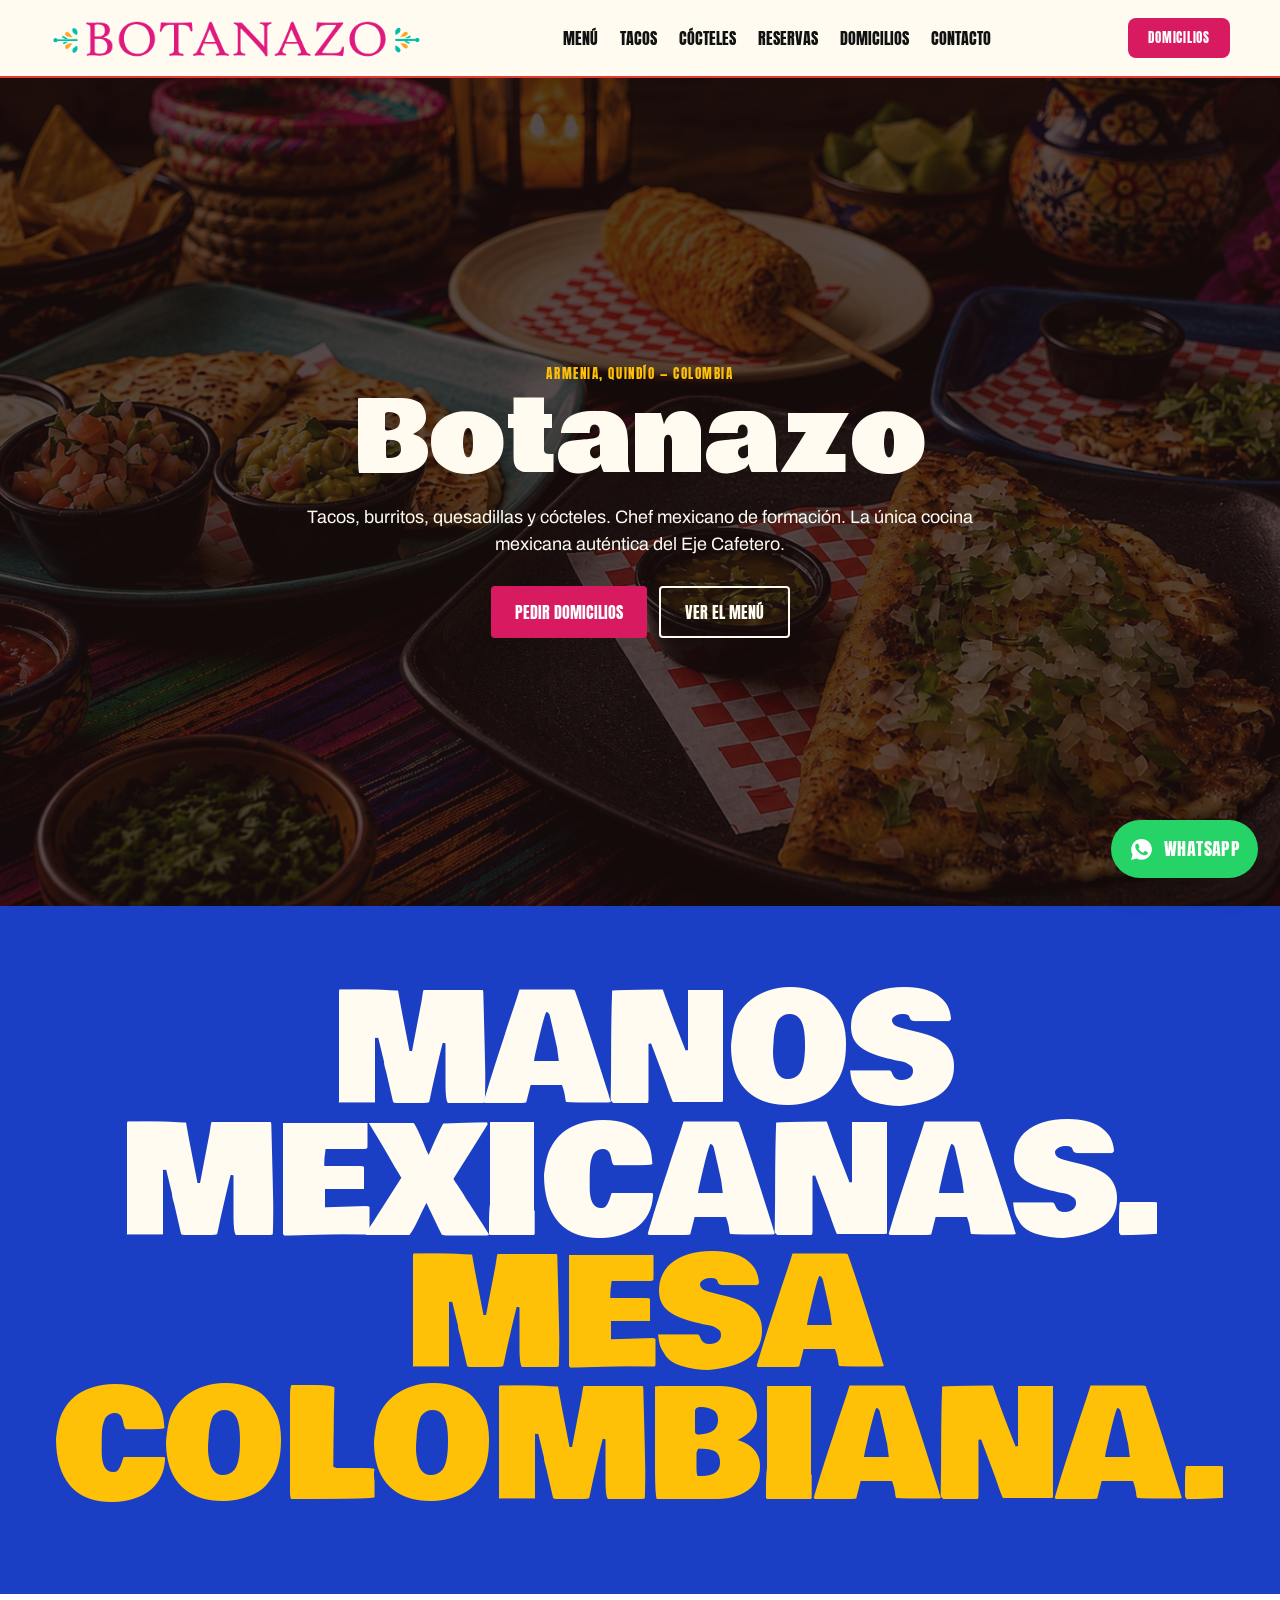
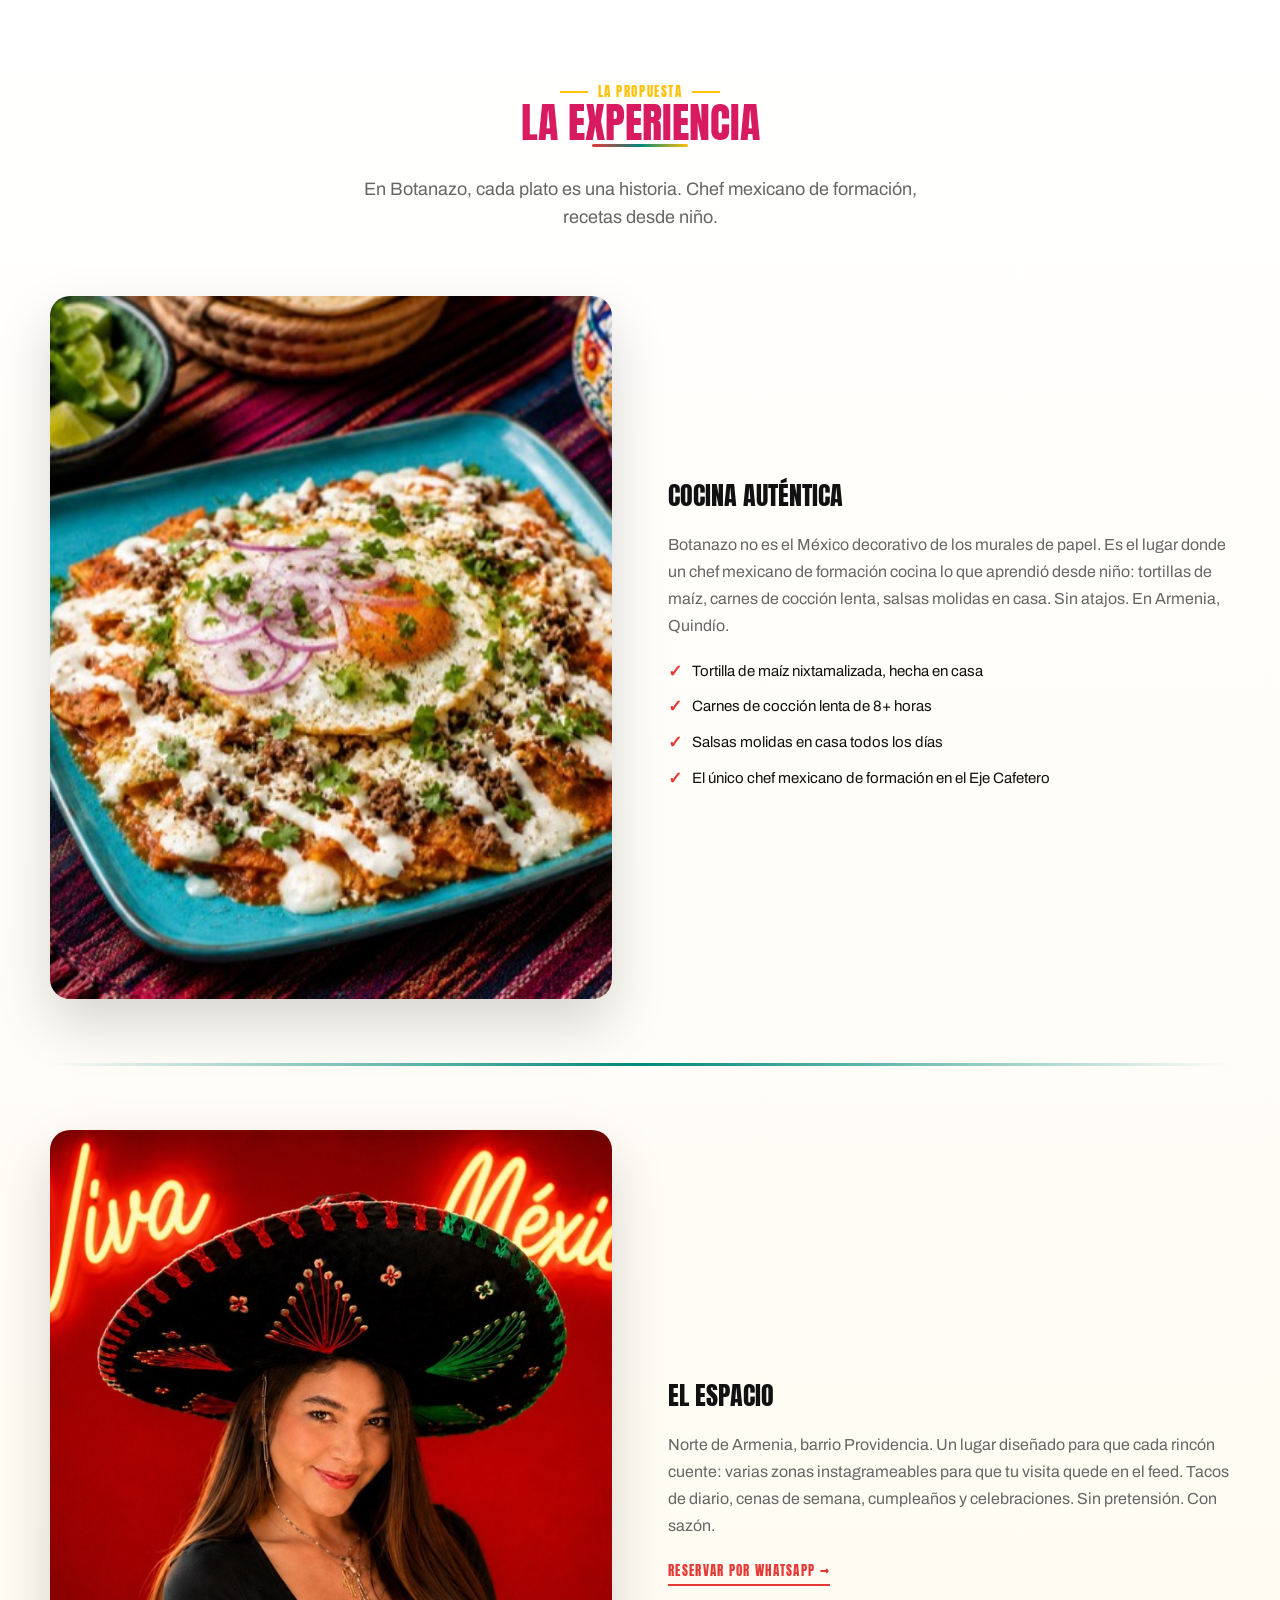
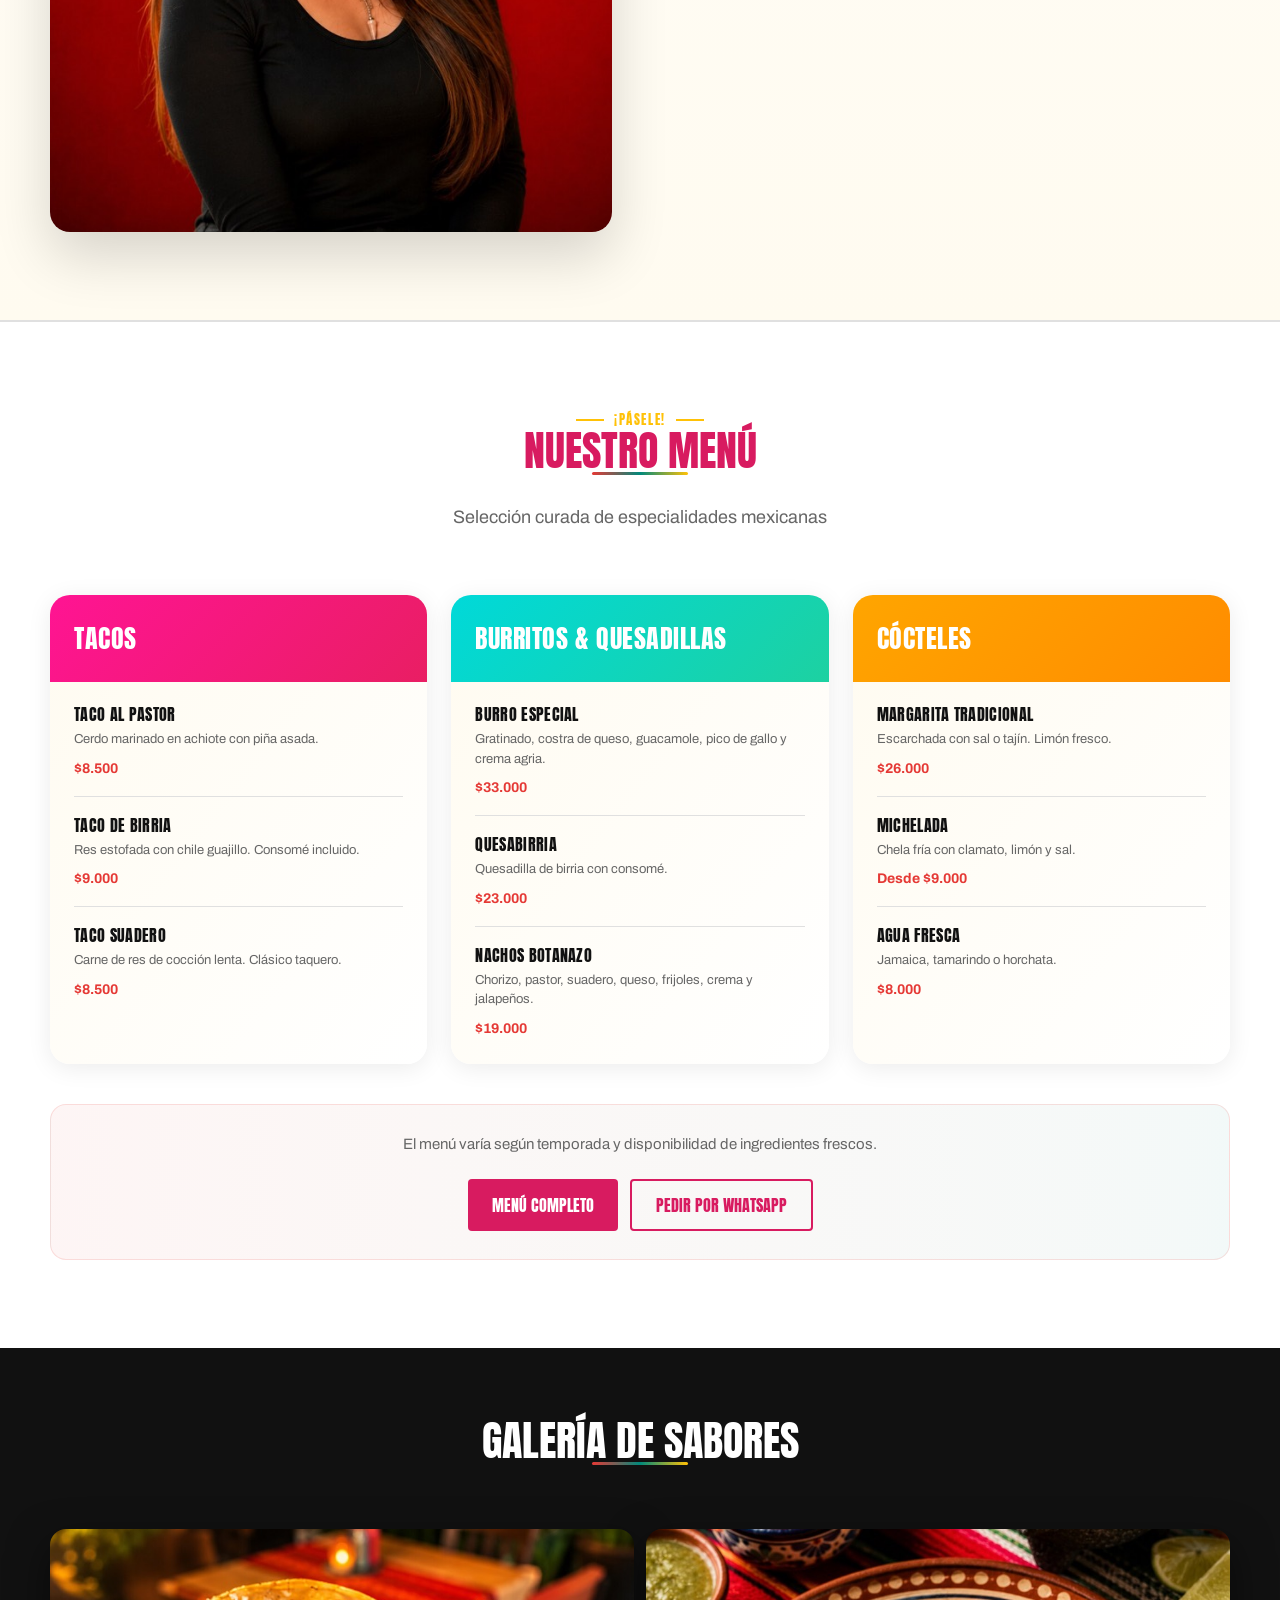
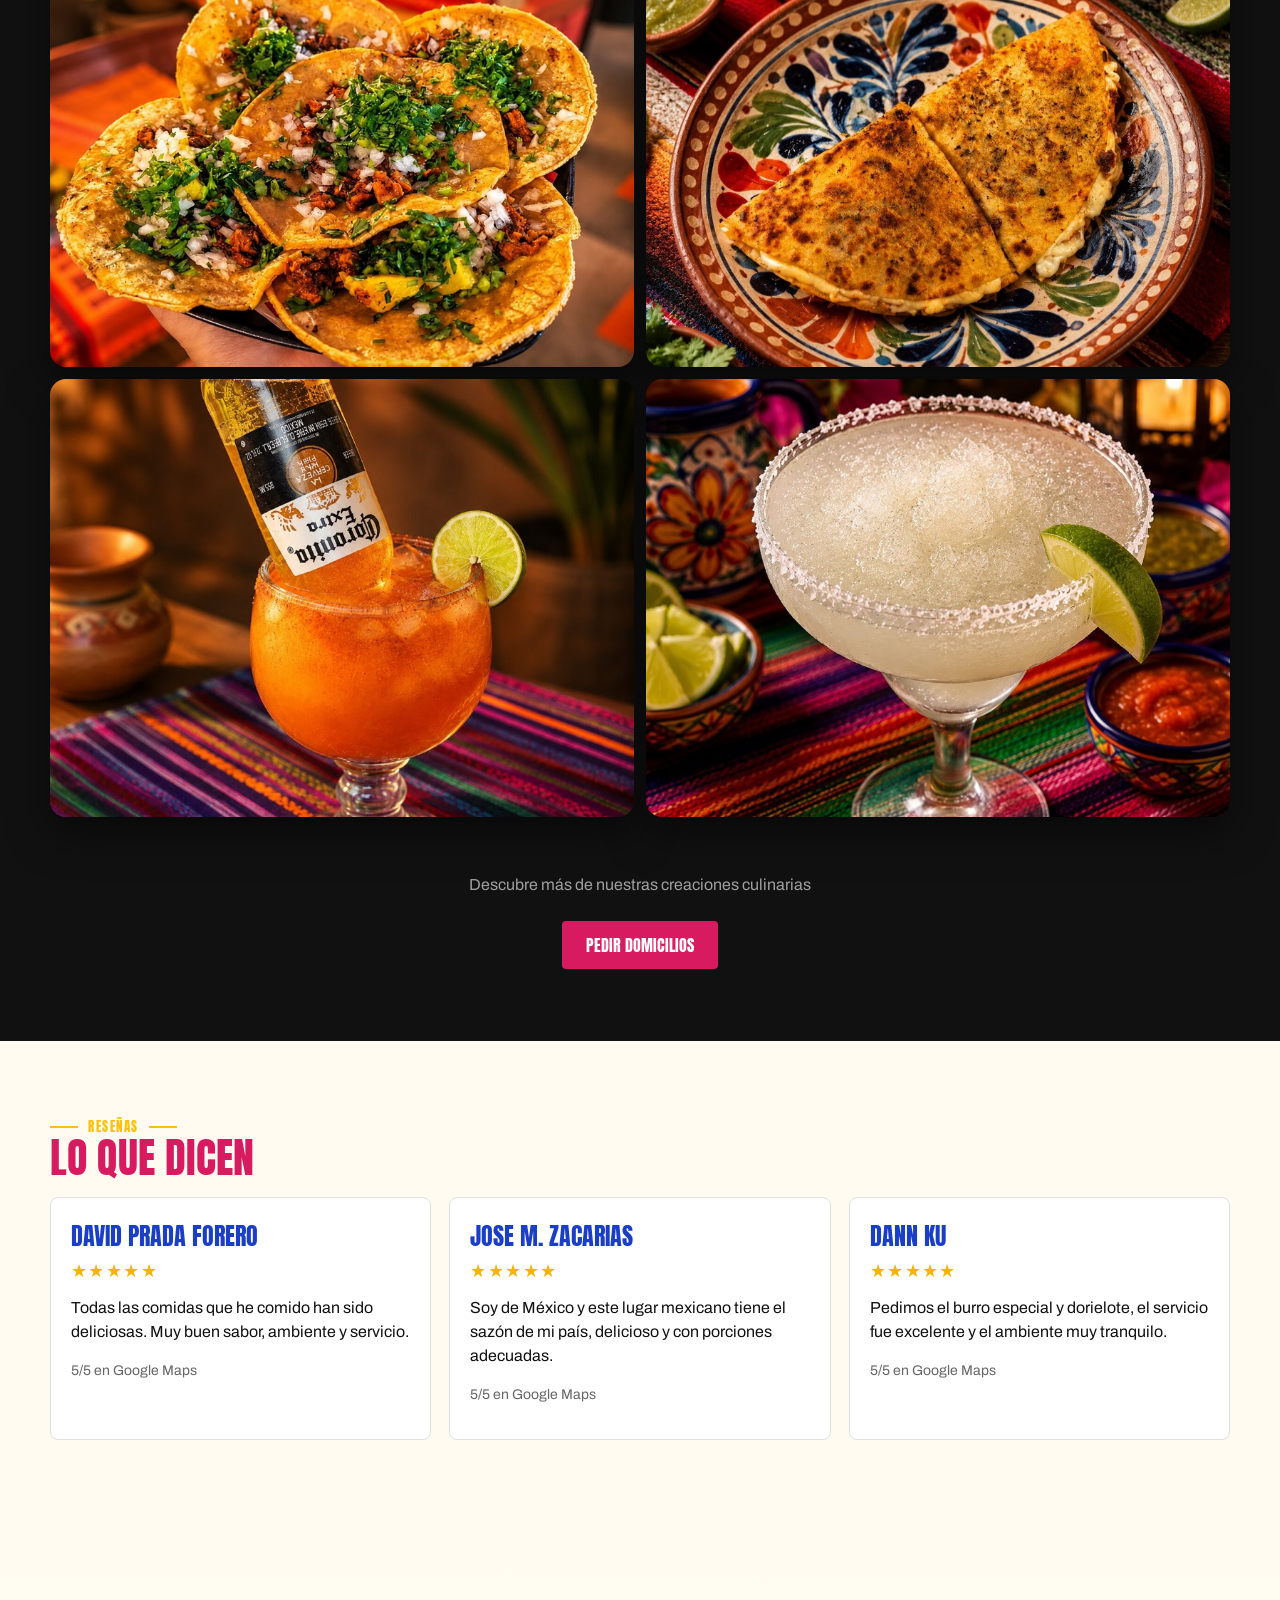
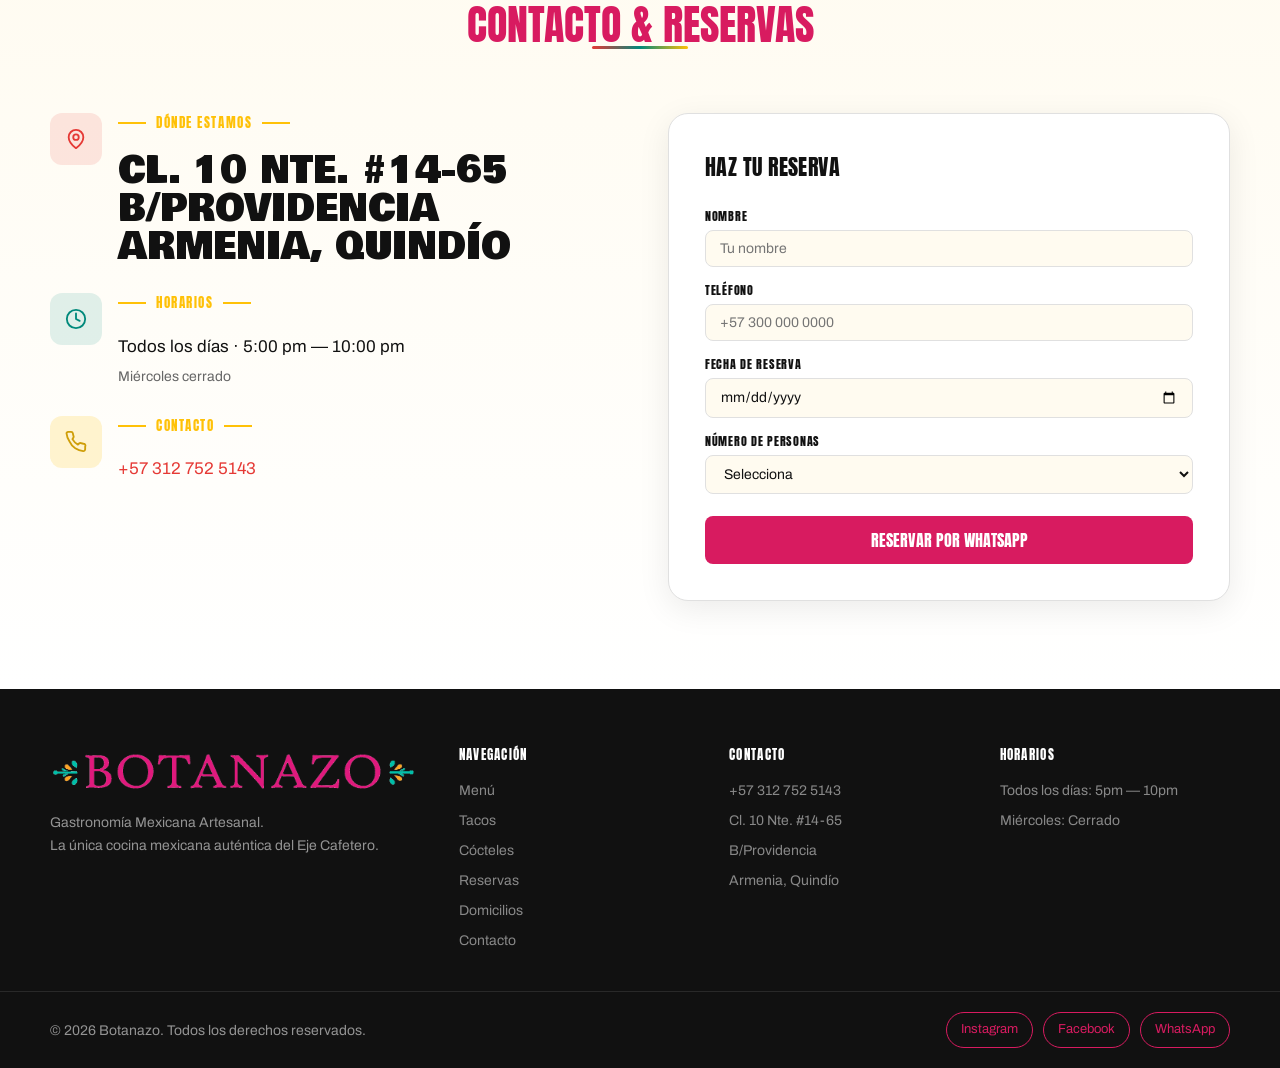
<file: public/index.html>
<!doctype html>
<html lang="es">
  <head>
    <!-- Google Tag Manager -->
    <script>(function(w,d,s,l,i){w[l]=w[l]||[];w[l].push({'gtm.start':
    new Date().getTime(),event:'gtm.js'});var f=d.getElementsByTagName(s)[0],
    j=d.createElement(s),dl=l!='dataLayer'?'&l='+l:'';j.async=true;j.src=
    'https://www.googletagmanager.com/gtm.js?id='+i+dl;f.parentNode.insertBefore(j,f);
    })(window,document,'script','dataLayer','GTM-TNJ45R7K');</script>
    <!-- End Google Tag Manager -->
    <meta charset="utf-8" />
    <meta name="viewport" content="width=device-width, initial-scale=1" />
    <title>Botanazo | Restaurante mexicano en Armenia, Quindío</title>
    <meta name="description" content="Botanazo es el único restaurante mexicano con chef de formación en el Eje Cafetero. Tacos, burritos, quesadillas, cócteles y botanas en Armenia, Quindío." />
    <link rel="preconnect" href="https://fonts.googleapis.com" />
    <link rel="preconnect" href="https://fonts.gstatic.com" crossorigin />
    <link href="https://fonts.googleapis.com/css2?family=Anton&family=Archivo:wght@400;500;700&family=Bowlby+One&family=Caveat:wght@600&display=swap" rel="stylesheet" />
    <link rel="stylesheet" href="./styles-v22.css" />
    <link rel="icon" type="image/svg+xml" href="./assets/favicon_io/favicon.svg" />
    <link rel="shortcut icon" href="./assets/favicon_io/favicon.ico" />
    <link rel="icon" type="image/png" sizes="96x96" href="./assets/favicon_io/favicon-96x96.png" />
    <link rel="apple-touch-icon" sizes="180x180" href="./assets/favicon_io/apple-touch-icon.png" />
    <link rel="manifest" href="./assets/favicon_io/site.webmanifest" />
    <!-- Meta Pixel Code -->
    <script>
      !function(f,b,e,v,n,t,s)
      {if(f.fbq)return;n=f.fbq=function(){n.callMethod?
      n.callMethod.apply(n,arguments):n.queue.push(arguments)};
      if(!f._fbq)f._fbq=n;n.push=n;n.loaded=!0;n.version='2.0';
      n.queue=[];t=b.createElement(e);t.async=!0;
      t.src=v;s=b.getElementsByTagName(e)[0];
      s.parentNode.insertBefore(t,s)}(window, document,'script',
      'https://connect.facebook.net/en_US/fbevents.js');
      fbq('init', '844948815068828');
      fbq('track', 'PageView');
    </script>
    <!-- End Meta Pixel Code -->
  </head>
  <body>
    <!-- Google Tag Manager (noscript) -->
    <noscript><iframe src="https://www.googletagmanager.com/ns.html?id=GTM-TNJ45R7K" height="0" width="0" style="display:none;visibility:hidden"></iframe></noscript>
    <!-- End Google Tag Manager (noscript) -->
    <!-- Meta Pixel Code -->
    <noscript><img height="1" width="1" style="display:none" src="https://www.facebook.com/tr?id=844948815068828&ev=PageView&noscript=1" /></noscript>
    <!-- End Meta Pixel Code -->

    <!-- HEADER -->
    <header class="site-header">
      <nav class="nav">
        <a class="brand" href="./index.html">
          <img src="./assets/images/logo-botanazo-mini.png" alt="Botanazo Gastronomia Mexicana" />
        </a>
        <button class="nav-toggle" data-nav-toggle aria-label="Abrir menú"><svg width="24" height="24" viewBox="0 0 24 24" fill="none" stroke="currentColor" stroke-width="2" stroke-linecap="round"><line x1="3" y1="6" x2="21" y2="6"/><line x1="3" y1="12" x2="21" y2="12"/><line x1="3" y1="18" x2="21" y2="18"/></svg></button>
        <div class="nav-links" data-nav-links>
          <a href="./menu.html">Menú</a>
          <a href="./tacos-en-armenia.html">Tacos</a>
          <a href="./cocteles.html">Cócteles</a>
          <a href="./reservas.html">Reservas</a>
          <a href="./domicilios.html">Domicilios</a>
          <a href="./contacto.html">Contacto</a>
        </div>
        <a class="button button-primary nav-cta" href="./domicilios.html">Domicilios</a>
      </nav>
    </header>

    <main>

      <!-- HERO -->
      <section class="hero">
        <div class="hero-inner">
          <div class="eyebrow">Armenia, Quindío — Colombia</div>
          <h1>Botanazo</h1>
          <p>Tacos, burritos, quesadillas y cócteles. Chef mexicano de formación. La única cocina mexicana auténtica del Eje Cafetero.</p>
          <div class="hero-actions">
            <a class="button button-primary" href="./domicilios.html">Pedir domicilios</a>
            <a class="button button-secondary" href="./menu.html">Ver el menú</a>
          </div>
        </div>
      </section>

      <!-- STATEMENT BAND -->
      <section class="t-statement">
        <p class="t-statement-line">Manos mexicanas.</p>
        <p class="t-statement-line t-statement-accent">Mesa colombiana.</p>
      </section>

      <!-- EXPERIENCE -->
      <section class="t-experience">
        <div class="t-exp-inner">
          <div class="t-section-head">
            <div class="section-kicker" style="justify-content:center;">La propuesta</div>
            <h2>La Experiencia</h2>
            <div class="section-divider-bar"></div>
            <p class="t-section-lead">En Botanazo, cada plato es una historia. Chef mexicano de formación, recetas desde niño.</p>
          </div>

          <div class="t-exp-row">
            <div class="t-exp-photo">
              <img src="./assets/images/chilaquiles-mexicanos-botanazo-armenia.jpg" alt="Chilaquiles en Botanazo" srcset="./assets/images/mobile/chilaquiles-mexicanos-botanazo-armenia-mobile.jpg 820w, ./assets/images/chilaquiles-mexicanos-botanazo-armenia.jpg 1254w" sizes="(max-width: 860px) 100vw, 50vw">
            </div>
            <div class="t-exp-text">
              <h3>Cocina Auténtica</h3>
              <p>Botanazo no es el México decorativo de los murales de papel. Es el lugar donde un chef mexicano de formación cocina lo que aprendió desde niño: tortillas de maíz, carnes de cocción lenta, salsas molidas en casa. Sin atajos. En Armenia, Quindío.</p>
              <ul class="t-exp-list">
                <li>Tortilla de maíz nixtamalizada, hecha en casa</li>
                <li>Carnes de cocción lenta de 8+ horas</li>
                <li>Salsas molidas en casa todos los días</li>
                <li>El único chef mexicano de formación en el Eje Cafetero</li>
              </ul>
            </div>
          </div>

          <div class="t-exp-divider"></div>

          <div class="t-exp-row t-exp-row-rev">
            <div class="t-exp-text">
              <h3>El Espacio</h3>
              <p>Norte de Armenia, barrio Providencia. Un lugar diseñado para que cada rincón cuente: varias zonas instagrameables para que tu visita quede en el feed. Tacos de diario, cenas de semana, cumpleaños y celebraciones. Sin pretensión. Con sazón.</p>
              <a class="t-feature-cta" href="https://wa.me/573127525143">Reservar por WhatsApp →</a>
            </div>
            <div class="t-exp-photo">
              <img src="./assets/images/restaurante-botanazo-armenia-ambiente.jpg" alt="Zonas instagrameables en Botanazo" srcset="./assets/images/mobile/restaurante-botanazo-armenia-ambiente-mobile.jpg 820w, ./assets/images/restaurante-botanazo-armenia-ambiente.jpg 1254w" sizes="(max-width: 860px) 100vw, 50vw">
            </div>
          </div>
        </div>
      </section>

      <!-- MENÚ — 3 tarjetas -->
      <section class="t-menu-sec">
        <div class="t-exp-inner">
          <div class="t-section-head">
            <div class="section-kicker" style="justify-content:center;">¡Pásele!</div>
            <h2>Nuestro Menú</h2>
            <div class="section-divider-bar"></div>
            <p class="t-section-lead">Selección curada de especialidades mexicanas</p>
          </div>

          <div class="t-menu-cards">
            <div class="t-menu-card">
              <div class="t-mcard-head t-mcard-red"><h3>Tacos</h3></div>
              <div class="t-mcard-body">
                <div class="t-mcard-item">
                  <div class="t-mcard-name">Taco al pastor</div>
                  <p>Cerdo marinado en achiote con piña asada.</p>
                  <span class="t-mcard-price">$8.500</span>
                </div>
                <div class="t-mcard-item">
                  <div class="t-mcard-name">Taco de birria</div>
                  <p>Res estofada con chile guajillo. Consomé incluido.</p>
                  <span class="t-mcard-price">$9.000</span>
                </div>
                <div class="t-mcard-item">
                  <div class="t-mcard-name">Taco suadero</div>
                  <p>Carne de res de cocción lenta. Clásico taquero.</p>
                  <span class="t-mcard-price">$8.500</span>
                </div>
              </div>
            </div>

            <div class="t-menu-card">
              <div class="t-mcard-head t-mcard-blue"><h3>Burritos & Quesadillas</h3></div>
              <div class="t-mcard-body">
                <div class="t-mcard-item">
                  <div class="t-mcard-name">Burro especial</div>
                  <p>Gratinado, costra de queso, guacamole, pico de gallo y crema agria.</p>
                  <span class="t-mcard-price">$33.000</span>
                </div>
                <div class="t-mcard-item">
                  <div class="t-mcard-name">Quesabirria</div>
                  <p>Quesadilla de birria con consomé.</p>
                  <span class="t-mcard-price">$23.000</span>
                </div>
                <div class="t-mcard-item">
                  <div class="t-mcard-name">Nachos Botanazo</div>
                  <p>Chorizo, pastor, suadero, queso, frijoles, crema y jalapeños.</p>
                  <span class="t-mcard-price">$19.000</span>
                </div>
              </div>
            </div>

            <div class="t-menu-card">
              <div class="t-mcard-head t-mcard-magenta"><h3>Cócteles</h3></div>
              <div class="t-mcard-body">
                <div class="t-mcard-item">
                  <div class="t-mcard-name">Margarita tradicional</div>
                  <p>Escarchada con sal o tajín. Limón fresco.</p>
                  <span class="t-mcard-price">$26.000</span>
                </div>
                <div class="t-mcard-item">
                  <div class="t-mcard-name">Michelada</div>
                  <p>Chela fría con clamato, limón y sal.</p>
                  <span class="t-mcard-price">Desde $9.000</span>
                </div>
                <div class="t-mcard-item">
                  <div class="t-mcard-name">Agua fresca</div>
                  <p>Jamaica, tamarindo o horchata.</p>
                  <span class="t-mcard-price">$8.000</span>
                </div>
              </div>
            </div>
          </div>

          <div class="t-menu-note">
            <p>El menú varía según temporada y disponibilidad de ingredientes frescos.</p>
            <div class="action-row" style="justify-content:center; margin-top:24px;">
              <a class="button button-primary" href="./menu.html">Menú completo</a>
              <a class="button button-secondary" href="https://wa.me/573127525143">Pedir por WhatsApp</a>
            </div>
          </div>
        </div>
      </section>

      <!-- GALERÍA -->
      <section class="t-gallery">
        <div class="t-gallery-inner">
          <div class="t-section-head t-section-head-dark">
            <h2>Galería de Sabores</h2>
            <div class="section-divider-bar"></div>
          </div>
          <div class="t-gallery-grid">
            <div class="gallery-item">
              <img src="./assets/images/tacos-mexicanos-botanazo-armenia.jpg" alt="Tacos mexicanos servidos en Botanazo" srcset="./assets/images/mobile/tacos-mexicanos-botanazo-armenia-mobile.jpg 820w, ./assets/images/tacos-mexicanos-botanazo-armenia.jpg 1254w" sizes="(max-width: 860px) 100vw, 50vw">
              <div class="gallery-overlay">
                <p class="gallery-overlay-title">Tacos</p>
                <p class="gallery-overlay-desc">Pastor, birria, suadero y más</p>
              </div>
            </div>
            <div class="gallery-item">
              <img src="./assets/images/tortilla-maiz-nixtamalizada-botanazo.jpg" alt="Tortilla de maíz en Botanazo" srcset="./assets/images/mobile/tortilla-maiz-nixtamalizada-botanazo-mobile.jpg 820w, ./assets/images/tortilla-maiz-nixtamalizada-botanazo.jpg 1254w" sizes="(max-width: 860px) 100vw, 50vw">
              <div class="gallery-overlay">
                <p class="gallery-overlay-title">Tortilla de Maíz</p>
                <p class="gallery-overlay-desc">Hecha en casa, nixtamalizada</p>
              </div>
            </div>
            <div class="gallery-item">
              <img src="./assets/images/chamochela-botanazo-armenia.jpg" alt="ChamoChela servida en Botanazo" srcset="./assets/images/mobile/chamochela-botanazo-armenia-mobile.jpg 820w, ./assets/images/chamochela-botanazo-armenia.jpg 1254w" sizes="(max-width: 860px) 100vw, 50vw">
              <div class="gallery-overlay">
                <p class="gallery-overlay-title">ChamoChela</p>
                <p class="gallery-overlay-desc">Chamoy, Coronita y sabor mexicano</p>
              </div>
            </div>
            <div class="gallery-item">
              <img src="./assets/images/cocteles-mexicanos-botanazo-armenia.jpg" alt="Cóctel servido en Botanazo" srcset="./assets/images/mobile/cocteles-mexicanos-botanazo-armenia-mobile.jpg 820w, ./assets/images/cocteles-mexicanos-botanazo-armenia.jpg 1254w" sizes="(max-width: 860px) 100vw, 50vw">
              <div class="gallery-overlay">
                <p class="gallery-overlay-title">Cócteles</p>
                <p class="gallery-overlay-desc">Margaritas y más</p>
              </div>
            </div>
          </div>
          <div class="t-gallery-cta">
            <p>Descubre más de nuestras creaciones culinarias</p>
            <a class="button button-primary" href="./domicilios.html">Pedir domicilios</a>
          </div>
        </div>
      </section>

      <!-- RESEÑAS -->
      <section class="band" data-reviews-section>
        <div class="section">
          <div class="section-kicker">Reseñas</div>
          <h2>Lo que dicen</h2>
          <div class="review-grid" data-reviews-grid>
            <article class="review-card">
              <h3>David Prada Forero</h3>
              <p class="review-stars" aria-hidden="true">★★★★★</p>
              <p>Todas las comidas que he comido han sido deliciosas. Muy buen sabor, ambiente y servicio.</p>
              <p class="small-note">5/5 en Google Maps</p>
            </article>
            <article class="review-card">
              <h3>Jose M. Zacarias</h3>
              <p class="review-stars" aria-hidden="true">★★★★★</p>
              <p>Soy de México y este lugar mexicano tiene el sazón de mi país, delicioso y con porciones adecuadas.</p>
              <p class="small-note">5/5 en Google Maps</p>
            </article>
            <article class="review-card">
              <h3>DANN KU</h3>
              <p class="review-stars" aria-hidden="true">★★★★★</p>
              <p>Pedimos el burro especial y dorielote, el servicio fue excelente y el ambiente muy tranquilo.</p>
              <p class="small-note">5/5 en Google Maps</p>
            </article>
          </div>
        </div>
      </section>

      <!-- CONTACTO -->
      <section class="t-contact">
        <div class="t-exp-inner">
          <div class="t-section-head">
            <h2>Contacto & Reservas</h2>
            <div class="section-divider-bar"></div>
          </div>

          <div class="t-contact-grid">
            <div class="t-contact-info">
              <div class="t-info-block">
                <div class="t-info-icon t-info-icon-red"><svg width="22" height="22" viewBox="0 0 24 24" fill="none" stroke="currentColor" stroke-width="2" stroke-linecap="round" stroke-linejoin="round"><path d="M20 10c0 6-8 12-8 12s-8-6-8-12a8 8 0 0 1 16 0Z"/><circle cx="12" cy="10" r="3"/></svg></div>
                <div>
                  <div class="section-kicker">Dónde estamos</div>
                  <p class="t-info-address">Cl. 10 Nte. #14-65<br />B/Providencia<br />Armenia, Quindío</p>
                </div>
              </div>
              <div class="t-info-block">
                <div class="t-info-icon t-info-icon-turquesa"><svg width="22" height="22" viewBox="0 0 24 24" fill="none" stroke="currentColor" stroke-width="2" stroke-linecap="round" stroke-linejoin="round"><circle cx="12" cy="12" r="10"/><polyline points="12 6 12 12 16 14"/></svg></div>
                <div>
                  <div class="section-kicker">Horarios</div>
                  <p>Todos los días · 5:00 pm — 10:00 pm</p>
                  <p style="color: var(--muted); font-size: 14px; margin-top: 4px;">Miércoles cerrado</p>
                </div>
              </div>
              <div class="t-info-block">
                <div class="t-info-icon t-info-icon-achiote"><svg width="22" height="22" viewBox="0 0 24 24" fill="none" stroke="currentColor" stroke-width="2" stroke-linecap="round" stroke-linejoin="round"><path d="M22 16.92v3a2 2 0 0 1-2.18 2 19.79 19.79 0 0 1-8.63-3.07A19.5 19.5 0 0 1 4.69 11a19.79 19.79 0 0 1-3.07-8.67A2 2 0 0 1 3.6 1h3a2 2 0 0 1 2 1.72c.127.96.361 1.903.7 2.81a2 2 0 0 1-.45 2.11L8.09 8.91a16 16 0 0 0 6 6l1.27-1.27a2 2 0 0 1 2.11-.45c.907.339 1.85.573 2.81.7A2 2 0 0 1 22 16.92z"/></svg></div>
                <div>
                  <div class="section-kicker">Contacto</div>
                  <p><a href="https://wa.me/573127525143">+57 312 752 5143</a></p>
                </div>
              </div>
            </div>

            <div class="t-contact-form-box">
              <h3 class="t-res-title">Haz tu Reserva</h3>
              <div class="t-res-form">
                <div class="form-group">
                  <label class="form-label">Nombre</label>
                  <input class="form-input" type="text" placeholder="Tu nombre" />
                </div>
                <div class="form-group">
                  <label class="form-label">Teléfono</label>
                  <input class="form-input" type="tel" placeholder="+57 300 000 0000" />
                </div>
                <div class="form-group">
                  <label class="form-label">Fecha de reserva</label>
                  <input class="form-input" type="date" />
                </div>
                <div class="form-group">
                  <label class="form-label">Número de personas</label>
                  <select class="form-input">
                    <option>Selecciona</option>
                    <option>1 Persona</option>
                    <option>2 Personas</option>
                    <option>3 Personas</option>
                    <option>4 Personas</option>
                    <option>5+ Personas</option>
                  </select>
                </div>
                <a class="button button-primary t-res-submit" href="https://wa.me/573127525143">Reservar por WhatsApp</a>
              </div>
            </div>
          </div>
        </div>
      </section>

    </main>

    <!-- FOOTER -->
    <footer class="footer">
      <div class="footer-inner">
        <div>
          <img class="footer-brand" src="./assets/images/logo-botanazo-mini.png" alt="Botanazo Gastronomia Mexicana" />
          <p>Gastronomía Mexicana Artesanal.<br />La única cocina mexicana auténtica del Eje Cafetero.</p>
        </div>
        <div>
          <h4 class="footer-heading">Navegación</h4>
          <ul class="footer-links">
            <li><a href="./menu.html">Menú</a></li>
            <li><a href="./tacos-en-armenia.html">Tacos</a></li>
            <li><a href="./cocteles.html">Cócteles</a></li>
            <li><a href="./reservas.html">Reservas</a></li>
            <li><a href="./domicilios.html">Domicilios</a></li>
            <li><a href="./contacto.html">Contacto</a></li>
          </ul>
        </div>
        <div>
          <h4 class="footer-heading">Contacto</h4>
          <ul class="footer-links">
            <li><a href="https://wa.me/573127525143">+57 312 752 5143</a></li>
            <li>Cl. 10 Nte. #14-65</li>
            <li>B/Providencia</li>
            <li>Armenia, Quindío</li>
          </ul>
        </div>
        <div>
          <h4 class="footer-heading">Horarios</h4>
          <ul class="footer-links">
            <li>Todos los días: 5pm — 10pm</li>
            <li>Miércoles: Cerrado</li>
          </ul>
        </div>
      </div>
      <div class="footer-bottom">
        <div class="footer-bottom-inner">
          <p>© 2026 Botanazo. Todos los derechos reservados.</p>
          <div class="footer-social">
            <a href="https://www.instagram.com/botanazoaxm/" target="_blank" rel="noopener noreferrer">Instagram</a>
            <a href="https://www.facebook.com/profile.php?id=61553035852550&amp;locale=es_LA#" target="_blank" rel="noopener noreferrer">Facebook</a>
            <a href="https://wa.me/573127525143" target="_blank" rel="noopener noreferrer">WhatsApp</a>
          </div>
        </div>
      </div>
    </footer>

    <a class="whatsapp-float" href="https://wa.me/573127525143" target="_blank" rel="noopener noreferrer" aria-label="Escribir a Botanazo por WhatsApp"><svg viewBox="0 0 24 24" fill="currentColor" aria-hidden="true"><path d="M12.04 2C6.58 2 2.13 6.45 2.13 11.91c0 1.75.46 3.45 1.33 4.95L2.05 22l5.28-1.38a9.86 9.86 0 0 0 4.71 1.2h.01c5.46 0 9.91-4.45 9.91-9.91C21.96 6.45 17.51 2 12.04 2Zm5.76 14.15c-.24.68-1.22 1.25-1.98 1.42-.53.11-1.23.2-3.57-.77-3-1.24-4.93-4.29-5.08-4.49-.14-.2-1.21-1.61-1.21-3.07 0-1.46.76-2.18 1.03-2.48.27-.3.59-.38.79-.38h.57c.18.01.43-.07.67.51.26.63.87 2.13.94 2.28.08.15.13.33.03.53-.1.2-.15.33-.3.51-.15.18-.32.4-.46.54-.15.15-.31.31-.13.61.18.3.79 1.3 1.69 2.1 1.16 1.03 2.14 1.35 2.44 1.5.3.15.48.13.66-.08.18-.2.76-.89.97-1.19.2-.3.4-.25.68-.15.28.1 1.78.84 2.08.99.3.15.51.23.59.36.07.13.07.73-.17 1.41Z"/></svg><span>WhatsApp</span></a>
    <script src="./script.js?v=13"></script>
  </body>
</html>
</file>
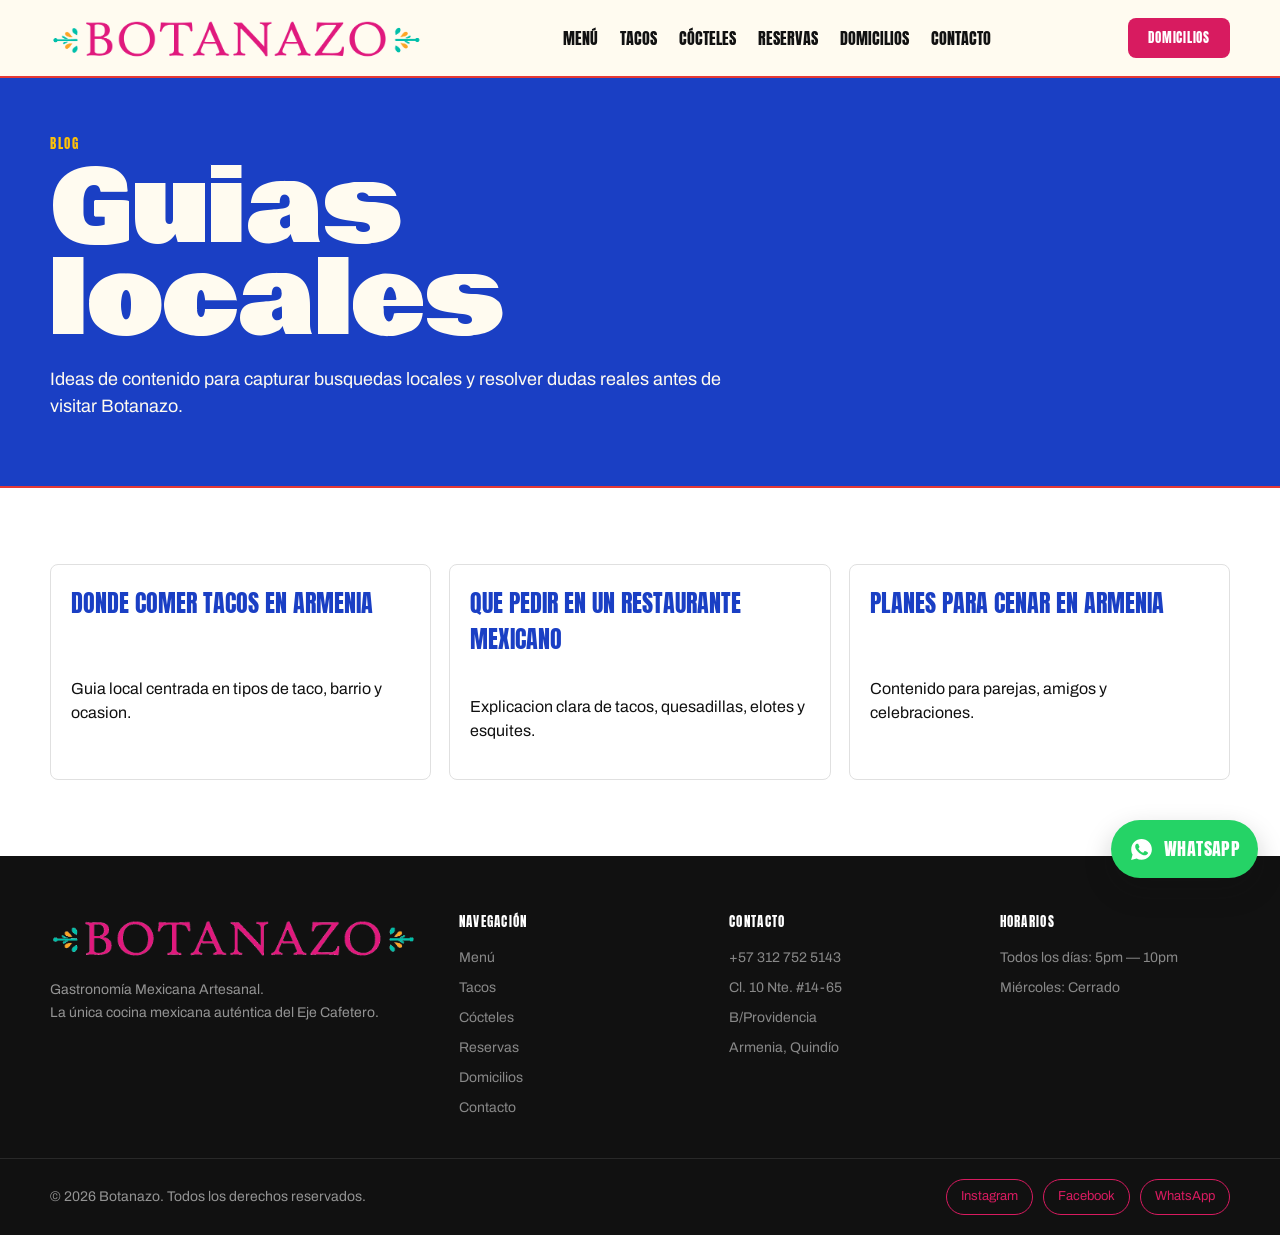
<file: public/blog.html>
<!doctype html>
<html lang="es">
  <head>
    <!-- Google Tag Manager -->
    <script>(function(w,d,s,l,i){w[l]=w[l]||[];w[l].push({'gtm.start':
    new Date().getTime(),event:'gtm.js'});var f=d.getElementsByTagName(s)[0],
    j=d.createElement(s),dl=l!='dataLayer'?'&l='+l:'';j.async=true;j.src=
    'https://www.googletagmanager.com/gtm.js?id='+i+dl;f.parentNode.insertBefore(j,f);
    })(window,document,'script','dataLayer','GTM-TNJ45R7K');</script>
    <!-- End Google Tag Manager -->
    <meta charset="utf-8" />
    <meta name="viewport" content="width=device-width, initial-scale=1" />
    <title>Blog Botanazo | Guias locales de comida mexicana</title>
    <meta name="description" content="Guias locales sobre tacos, comida mexicana y planes para comer en Armenia, Quindio." />
    <link rel="preconnect" href="https://fonts.googleapis.com" />
    <link rel="preconnect" href="https://fonts.gstatic.com" crossorigin />
    <link href="https://fonts.googleapis.com/css2?family=Anton&family=Archivo:wght@400;500;700&family=Bowlby+One&family=Caveat:wght@600&display=swap" rel="stylesheet" />
    <link rel="stylesheet" href="./styles-v22.css" />
    <link rel="icon" type="image/svg+xml" href="./assets/favicon_io/favicon.svg" />
    <link rel="shortcut icon" href="./assets/favicon_io/favicon.ico" />
    <link rel="icon" type="image/png" sizes="96x96" href="./assets/favicon_io/favicon-96x96.png" />
    <link rel="apple-touch-icon" sizes="180x180" href="./assets/favicon_io/apple-touch-icon.png" />
    <link rel="manifest" href="./assets/favicon_io/site.webmanifest" />
    <!-- Meta Pixel Code -->
    <script>
      !function(f,b,e,v,n,t,s)
      {if(f.fbq)return;n=f.fbq=function(){n.callMethod?
      n.callMethod.apply(n,arguments):n.queue.push(arguments)};
      if(!f._fbq)f._fbq=n;n.push=n;n.loaded=!0;n.version='2.0';
      n.queue=[];t=b.createElement(e);t.async=!0;
      t.src=v;s=b.getElementsByTagName(e)[0];
      s.parentNode.insertBefore(t,s)}(window, document,'script',
      'https://connect.facebook.net/en_US/fbevents.js');
      fbq('init', '844948815068828');
      fbq('track', 'PageView');
    </script>
    <!-- End Meta Pixel Code -->
  </head>
  <body>
    <!-- Google Tag Manager (noscript) -->
    <noscript><iframe src="https://www.googletagmanager.com/ns.html?id=GTM-TNJ45R7K" height="0" width="0" style="display:none;visibility:hidden"></iframe></noscript>
    <!-- End Google Tag Manager (noscript) -->
    <!-- Meta Pixel Code -->
    <noscript><img height="1" width="1" style="display:none" src="https://www.facebook.com/tr?id=844948815068828&ev=PageView&noscript=1" /></noscript>
    <!-- End Meta Pixel Code -->
    <header class="site-header"><nav class="nav"><a class="brand" href="./index.html"><img src="./assets/images/logo-botanazo-mini.png" alt="Botanazo Gastronomia Mexicana" /></a><button class="nav-toggle" data-nav-toggle aria-label="Abrir menú"><svg width="24" height="24" viewBox="0 0 24 24" fill="none" stroke="currentColor" stroke-width="2" stroke-linecap="round"><line x1="3" y1="6" x2="21" y2="6"/><line x1="3" y1="12" x2="21" y2="12"/><line x1="3" y1="18" x2="21" y2="18"/></svg></button><div class="nav-links" data-nav-links><a href="./menu.html">Menú</a><a href="./tacos-en-armenia.html">Tacos</a><a href="./cocteles.html">Cócteles</a><a href="./reservas.html">Reservas</a><a href="./domicilios.html">Domicilios</a><a href="./contacto.html">Contacto</a></div><a class="button button-primary nav-cta" href="./domicilios.html">Domicilios</a></nav></header>
    <main>
      <section class="page-hero"><div class="page-hero-inner"><div class="eyebrow">Blog</div><h1>Guias locales</h1><p class="lead">Ideas de contenido para capturar busquedas locales y resolver dudas reales antes de visitar Botanazo.</p></div></section>
      <section class="band band-white"><div class="section"><div class="feature-grid"><article class="post-card"><h3>Donde comer tacos en Armenia</h3><p>Guia local centrada en tipos de taco, barrio y ocasion.</p></article><article class="post-card"><h3>Que pedir en un restaurante mexicano</h3><p>Explicacion clara de tacos, quesadillas, elotes y esquites.</p></article><article class="post-card"><h3>Planes para cenar en Armenia</h3><p>Contenido para parejas, amigos y celebraciones.</p></article></div></div></section>
    </main>
    <footer class="footer">
      <div class="footer-inner">
        <div>
          <img class="footer-brand" src="./assets/images/logo-botanazo-mini.png" alt="Botanazo Gastronomia Mexicana" />
          <p>Gastronomía Mexicana Artesanal.<br />La única cocina mexicana auténtica del Eje Cafetero.</p>
        </div>
        <div>
          <h4 class="footer-heading">Navegación</h4>
          <ul class="footer-links">
            <li><a href="./menu.html">Menú</a></li>
            <li><a href="./tacos-en-armenia.html">Tacos</a></li>
            <li><a href="./cocteles.html">Cócteles</a></li>
            <li><a href="./reservas.html">Reservas</a></li>
            <li><a href="./domicilios.html">Domicilios</a></li>
            <li><a href="./contacto.html">Contacto</a></li>
          </ul>
        </div>
        <div>
          <h4 class="footer-heading">Contacto</h4>
          <ul class="footer-links">
            <li><a href="https://wa.me/573127525143">+57 312 752 5143</a></li>
            <li>Cl. 10 Nte. #14-65</li>
            <li>B/Providencia</li>
            <li>Armenia, Quindío</li>
          </ul>
        </div>
        <div>
          <h4 class="footer-heading">Horarios</h4>
          <ul class="footer-links">
            <li>Todos los días: 5pm — 10pm</li>
            <li>Miércoles: Cerrado</li>
          </ul>
        </div>
      </div>
      <div class="footer-bottom">
        <div class="footer-bottom-inner">
          <p>© 2026 Botanazo. Todos los derechos reservados.</p>
          <div class="footer-social">
            <a href="https://www.instagram.com/botanazoaxm/" target="_blank" rel="noopener noreferrer">Instagram</a>
            <a href="https://www.facebook.com/profile.php?id=61553035852550&amp;locale=es_LA#" target="_blank" rel="noopener noreferrer">Facebook</a>
            <a href="https://wa.me/573127525143" target="_blank" rel="noopener noreferrer">WhatsApp</a>
          </div>
        </div>
      </div>
    </footer>
    <a class="whatsapp-float" href="https://wa.me/573127525143" target="_blank" rel="noopener noreferrer" aria-label="Escribir a Botanazo por WhatsApp"><svg viewBox="0 0 24 24" fill="currentColor" aria-hidden="true"><path d="M12.04 2C6.58 2 2.13 6.45 2.13 11.91c0 1.75.46 3.45 1.33 4.95L2.05 22l5.28-1.38a9.86 9.86 0 0 0 4.71 1.2h.01c5.46 0 9.91-4.45 9.91-9.91C21.96 6.45 17.51 2 12.04 2Zm5.76 14.15c-.24.68-1.22 1.25-1.98 1.42-.53.11-1.23.2-3.57-.77-3-1.24-4.93-4.29-5.08-4.49-.14-.2-1.21-1.61-1.21-3.07 0-1.46.76-2.18 1.03-2.48.27-.3.59-.38.79-.38h.57c.18.01.43-.07.67.51.26.63.87 2.13.94 2.28.08.15.13.33.03.53-.1.2-.15.33-.3.51-.15.18-.32.4-.46.54-.15.15-.31.31-.13.61.18.3.79 1.3 1.69 2.1 1.16 1.03 2.14 1.35 2.44 1.5.3.15.48.13.66-.08.18-.2.76-.89.97-1.19.2-.3.4-.25.68-.15.28.1 1.78.84 2.08.99.3.15.51.23.59.36.07.13.07.73-.17 1.41Z"/></svg><span>WhatsApp</span></a>
    <script src="./script.js?v=13"></script>
  </body>
</html>
</file>
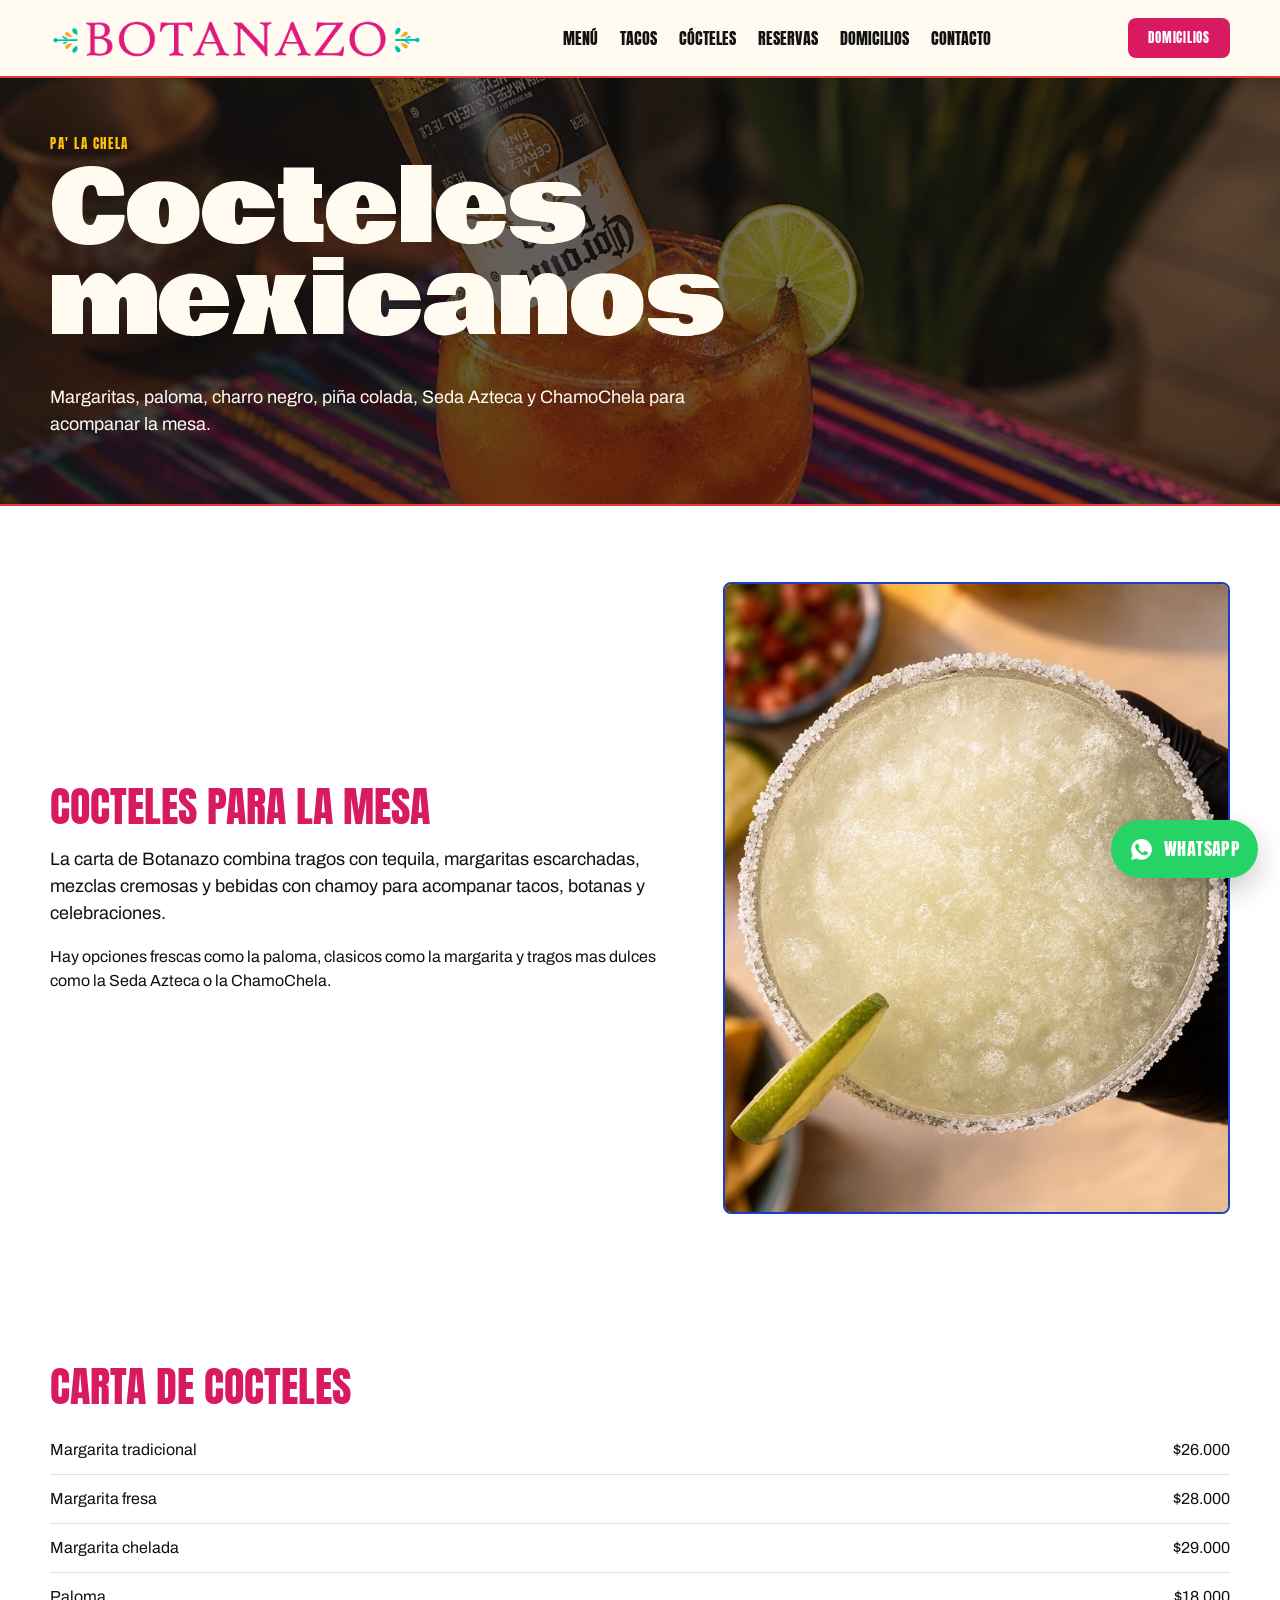
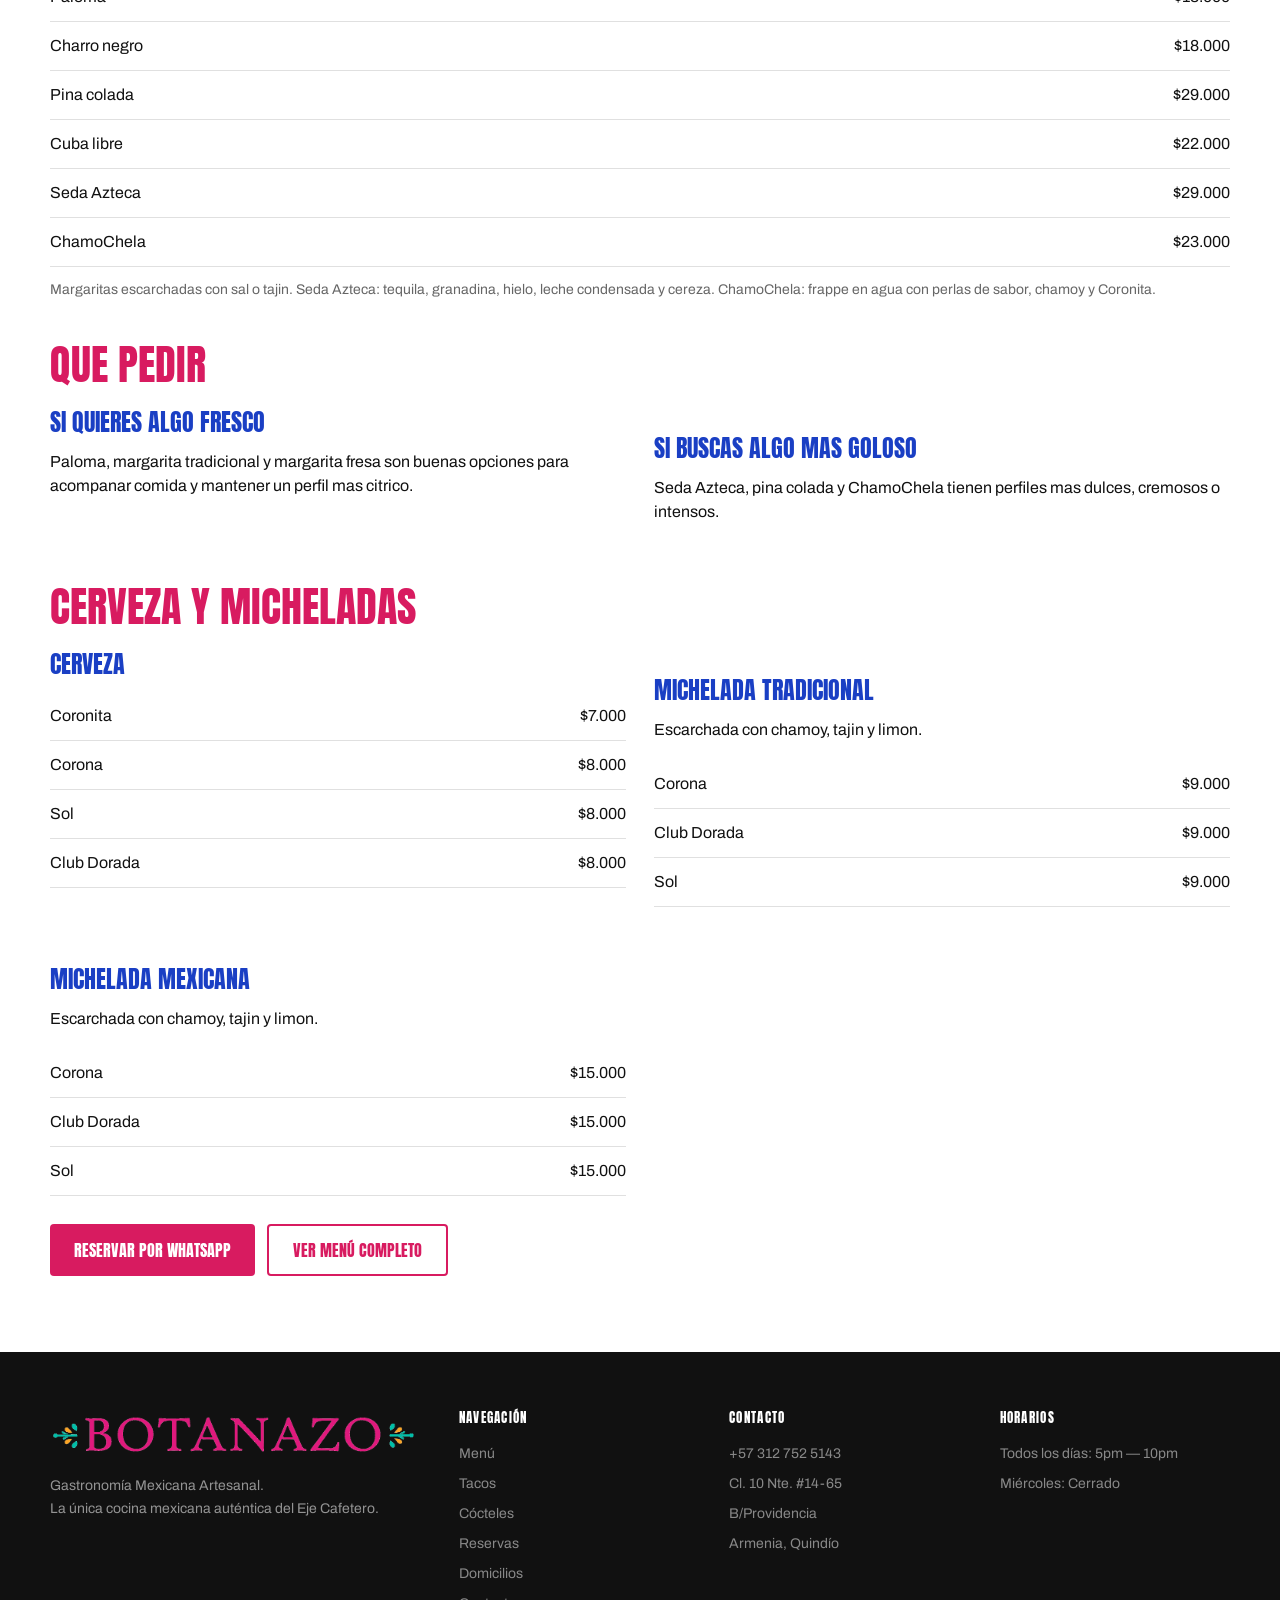
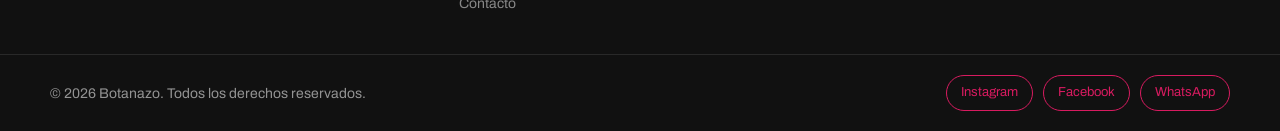
<file: public/cocteles.html>
<!doctype html>
<html lang="es">
  <head>
    <!-- Google Tag Manager -->
    <script>(function(w,d,s,l,i){w[l]=w[l]||[];w[l].push({'gtm.start':
    new Date().getTime(),event:'gtm.js'});var f=d.getElementsByTagName(s)[0],
    j=d.createElement(s),dl=l!='dataLayer'?'&l='+l:'';j.async=true;j.src=
    'https://www.googletagmanager.com/gtm.js?id='+i+dl;f.parentNode.insertBefore(j,f);
    })(window,document,'script','dataLayer','GTM-TNJ45R7K');</script>
    <!-- End Google Tag Manager -->
    <meta charset="utf-8" />
    <meta name="viewport" content="width=device-width, initial-scale=1" />
    <title>Cocteles mexicanos en Armenia | Botanazo</title>
    <meta name="description" content="Cocteles mexicanos en Botanazo: margaritas, paloma, charro negro, piña colada, Seda Azteca y ChamoChela." />
    <link rel="preconnect" href="https://fonts.googleapis.com" />
    <link rel="preconnect" href="https://fonts.gstatic.com" crossorigin />
    <link href="https://fonts.googleapis.com/css2?family=Anton&family=Archivo:wght@400;500;700&family=Bowlby+One&family=Caveat:wght@600&display=swap" rel="stylesheet" />
    <link rel="stylesheet" href="./styles-v22.css" />
    <link rel="icon" type="image/svg+xml" href="./assets/favicon_io/favicon.svg" />
    <link rel="shortcut icon" href="./assets/favicon_io/favicon.ico" />
    <link rel="icon" type="image/png" sizes="96x96" href="./assets/favicon_io/favicon-96x96.png" />
    <link rel="apple-touch-icon" sizes="180x180" href="./assets/favicon_io/apple-touch-icon.png" />
    <link rel="manifest" href="./assets/favicon_io/site.webmanifest" />
    <!-- Meta Pixel Code -->
    <script>
      !function(f,b,e,v,n,t,s)
      {if(f.fbq)return;n=f.fbq=function(){n.callMethod?
      n.callMethod.apply(n,arguments):n.queue.push(arguments)};
      if(!f._fbq)f._fbq=n;n.push=n;n.loaded=!0;n.version='2.0';
      n.queue=[];t=b.createElement(e);t.async=!0;
      t.src=v;s=b.getElementsByTagName(e)[0];
      s.parentNode.insertBefore(t,s)}(window, document,'script',
      'https://connect.facebook.net/en_US/fbevents.js');
      fbq('init', '844948815068828');
      fbq('track', 'PageView');
    </script>
    <!-- End Meta Pixel Code -->
  </head>
  <body>
    <!-- Google Tag Manager (noscript) -->
    <noscript><iframe src="https://www.googletagmanager.com/ns.html?id=GTM-TNJ45R7K" height="0" width="0" style="display:none;visibility:hidden"></iframe></noscript>
    <!-- End Google Tag Manager (noscript) -->
    <!-- Meta Pixel Code -->
    <noscript><img height="1" width="1" style="display:none" src="https://www.facebook.com/tr?id=844948815068828&ev=PageView&noscript=1" /></noscript>
    <!-- End Meta Pixel Code -->
    <header class="site-header"><nav class="nav"><a class="brand" href="./index.html"><img src="./assets/images/logo-botanazo-mini.png" alt="Botanazo Gastronomia Mexicana" /></a><button class="nav-toggle" data-nav-toggle aria-label="Abrir menú"><svg width="24" height="24" viewBox="0 0 24 24" fill="none" stroke="currentColor" stroke-width="2" stroke-linecap="round"><line x1="3" y1="6" x2="21" y2="6"/><line x1="3" y1="12" x2="21" y2="12"/><line x1="3" y1="18" x2="21" y2="18"/></svg></button><div class="nav-links" data-nav-links><a href="./menu.html">Menú</a><a href="./tacos-en-armenia.html">Tacos</a><a href="./cocteles.html">Cócteles</a><a href="./reservas.html">Reservas</a><a href="./domicilios.html">Domicilios</a><a href="./contacto.html">Contacto</a></div><a class="button button-primary nav-cta" href="./domicilios.html">Domicilios</a></nav></header>
    <main>
      <section class="page-hero page-hero-cocteles"><div class="page-hero-inner"><div class="eyebrow">Pa' la chela</div><h1>Cocteles mexicanos</h1><p class="lead">Margaritas, paloma, charro negro, piña colada, Seda Azteca y ChamoChela para acompanar la mesa.</p></div></section>
      <section class="band band-white">
        <div class="split">
          <div>
            <h2>Cocteles para la mesa</h2>
            <p class="lead">La carta de Botanazo combina tragos con tequila, margaritas escarchadas, mezclas cremosas y bebidas con chamoy para acompanar tacos, botanas y celebraciones.</p>
            <p>Hay opciones frescas como la paloma, clasicos como la margarita y tragos mas dulces como la Seda Azteca o la ChamoChela.</p>
          </div>
          <div class="photo-frame"><img src="./assets/images/margarita-botanazo-armenia.jpg" alt="Margarita servida en Botanazo" srcset="./assets/images/mobile/margarita-botanazo-armenia-mobile.jpg 820w, ./assets/images/margarita-botanazo-armenia.jpg 1254w" sizes="(max-width: 860px) 100vw, 50vw"></div>
        </div>
      </section>
      <section class="band band-white">
        <div class="section">
          <section class="menu-section">
            <h2>Carta de cocteles</h2>
            <table class="menu-table">
              <tbody>
                <tr><td>Margarita tradicional</td><td>$26.000</td></tr>
                <tr><td>Margarita fresa</td><td>$28.000</td></tr>
                <tr><td>Margarita chelada</td><td>$29.000</td></tr>
                <tr><td>Paloma</td><td>$18.000</td></tr>
                <tr><td>Charro negro</td><td>$18.000</td></tr>
                <tr><td>Pina colada</td><td>$29.000</td></tr>
                <tr><td>Cuba libre</td><td>$22.000</td></tr>
                <tr><td>Seda Azteca</td><td>$29.000</td></tr>
                <tr><td>ChamoChela</td><td>$23.000</td></tr>
              </tbody>
            </table>
            <p class="menu-detail">Margaritas escarchadas con sal o tajin. Seda Azteca: tequila, granadina, hielo, leche condensada y cereza. ChamoChela: frappe en agua con perlas de sabor, chamoy y Coronita.</p>
          </section>

          <section class="menu-section">
            <h2>Que pedir</h2>
            <div class="menu-two-col">
              <div class="menu-subsection">
                <h3>Si quieres algo fresco</h3>
                <p class="menu-copy">Paloma, margarita tradicional y margarita fresa son buenas opciones para acompanar comida y mantener un perfil mas citrico.</p>
              </div>
              <div class="menu-subsection">
                <h3>Si buscas algo mas goloso</h3>
                <p class="menu-copy">Seda Azteca, pina colada y ChamoChela tienen perfiles mas dulces, cremosos o intensos.</p>
              </div>
            </div>
          </section>

          <section class="menu-section">
            <h2>Cerveza y micheladas</h2>
            <div class="menu-two-col">
              <div class="menu-subsection">
                <h3>Cerveza</h3>
                <table class="menu-table">
                  <tbody>
                    <tr><td>Coronita</td><td>$7.000</td></tr>
                    <tr><td>Corona</td><td>$8.000</td></tr>
                    <tr><td>Sol</td><td>$8.000</td></tr>
                    <tr><td>Club Dorada</td><td>$8.000</td></tr>
                  </tbody>
                </table>
              </div>
              <div class="menu-subsection">
                <h3>Michelada tradicional</h3>
                <p class="menu-copy">Escarchada con chamoy, tajin y limon.</p>
                <table class="menu-table">
                  <tbody>
                    <tr><td>Corona</td><td>$9.000</td></tr>
                    <tr><td>Club Dorada</td><td>$9.000</td></tr>
                    <tr><td>Sol</td><td>$9.000</td></tr>
                  </tbody>
                </table>
              </div>
              <div class="menu-subsection">
                <h3>Michelada mexicana</h3>
                <p class="menu-copy">Escarchada con chamoy, tajin y limon.</p>
                <table class="menu-table">
                  <tbody>
                    <tr><td>Corona</td><td>$15.000</td></tr>
                    <tr><td>Club Dorada</td><td>$15.000</td></tr>
                    <tr><td>Sol</td><td>$15.000</td></tr>
                  </tbody>
                </table>
              </div>
            </div>
            <div class="action-row">
              <a class="button button-primary" href="https://wa.me/573127525143">Reservar por WhatsApp</a>
              <a class="button button-secondary" href="./menu.html">Ver menú completo</a>
            </div>
          </section>
        </div>
      </section>
    </main>
    <footer class="footer">
      <div class="footer-inner">
        <div>
          <img class="footer-brand" src="./assets/images/logo-botanazo-mini.png" alt="Botanazo Gastronomia Mexicana" />
          <p>Gastronomía Mexicana Artesanal.<br />La única cocina mexicana auténtica del Eje Cafetero.</p>
        </div>
        <div>
          <h4 class="footer-heading">Navegación</h4>
          <ul class="footer-links">
            <li><a href="./menu.html">Menú</a></li>
            <li><a href="./tacos-en-armenia.html">Tacos</a></li>
            <li><a href="./cocteles.html">Cócteles</a></li>
            <li><a href="./reservas.html">Reservas</a></li>
            <li><a href="./domicilios.html">Domicilios</a></li>
            <li><a href="./contacto.html">Contacto</a></li>
          </ul>
        </div>
        <div>
          <h4 class="footer-heading">Contacto</h4>
          <ul class="footer-links">
            <li><a href="https://wa.me/573127525143">+57 312 752 5143</a></li>
            <li>Cl. 10 Nte. #14-65</li>
            <li>B/Providencia</li>
            <li>Armenia, Quindío</li>
          </ul>
        </div>
        <div>
          <h4 class="footer-heading">Horarios</h4>
          <ul class="footer-links">
            <li>Todos los días: 5pm — 10pm</li>
            <li>Miércoles: Cerrado</li>
          </ul>
        </div>
      </div>
      <div class="footer-bottom">
        <div class="footer-bottom-inner">
          <p>© 2026 Botanazo. Todos los derechos reservados.</p>
          <div class="footer-social">
            <a href="https://www.instagram.com/botanazoaxm/" target="_blank" rel="noopener noreferrer">Instagram</a>
            <a href="https://www.facebook.com/profile.php?id=61553035852550&amp;locale=es_LA#" target="_blank" rel="noopener noreferrer">Facebook</a>
            <a href="https://wa.me/573127525143" target="_blank" rel="noopener noreferrer">WhatsApp</a>
          </div>
        </div>
      </div>
    </footer>
    <a class="whatsapp-float" href="https://wa.me/573127525143" target="_blank" rel="noopener noreferrer" aria-label="Escribir a Botanazo por WhatsApp"><svg viewBox="0 0 24 24" fill="currentColor" aria-hidden="true"><path d="M12.04 2C6.58 2 2.13 6.45 2.13 11.91c0 1.75.46 3.45 1.33 4.95L2.05 22l5.28-1.38a9.86 9.86 0 0 0 4.71 1.2h.01c5.46 0 9.91-4.45 9.91-9.91C21.96 6.45 17.51 2 12.04 2Zm5.76 14.15c-.24.68-1.22 1.25-1.98 1.42-.53.11-1.23.2-3.57-.77-3-1.24-4.93-4.29-5.08-4.49-.14-.2-1.21-1.61-1.21-3.07 0-1.46.76-2.18 1.03-2.48.27-.3.59-.38.79-.38h.57c.18.01.43-.07.67.51.26.63.87 2.13.94 2.28.08.15.13.33.03.53-.1.2-.15.33-.3.51-.15.18-.32.4-.46.54-.15.15-.31.31-.13.61.18.3.79 1.3 1.69 2.1 1.16 1.03 2.14 1.35 2.44 1.5.3.15.48.13.66-.08.18-.2.76-.89.97-1.19.2-.3.4-.25.68-.15.28.1 1.78.84 2.08.99.3.15.51.23.59.36.07.13.07.73-.17 1.41Z"/></svg><span>WhatsApp</span></a>
    <script src="./script.js?v=13"></script>
  </body>
</html>
</file>
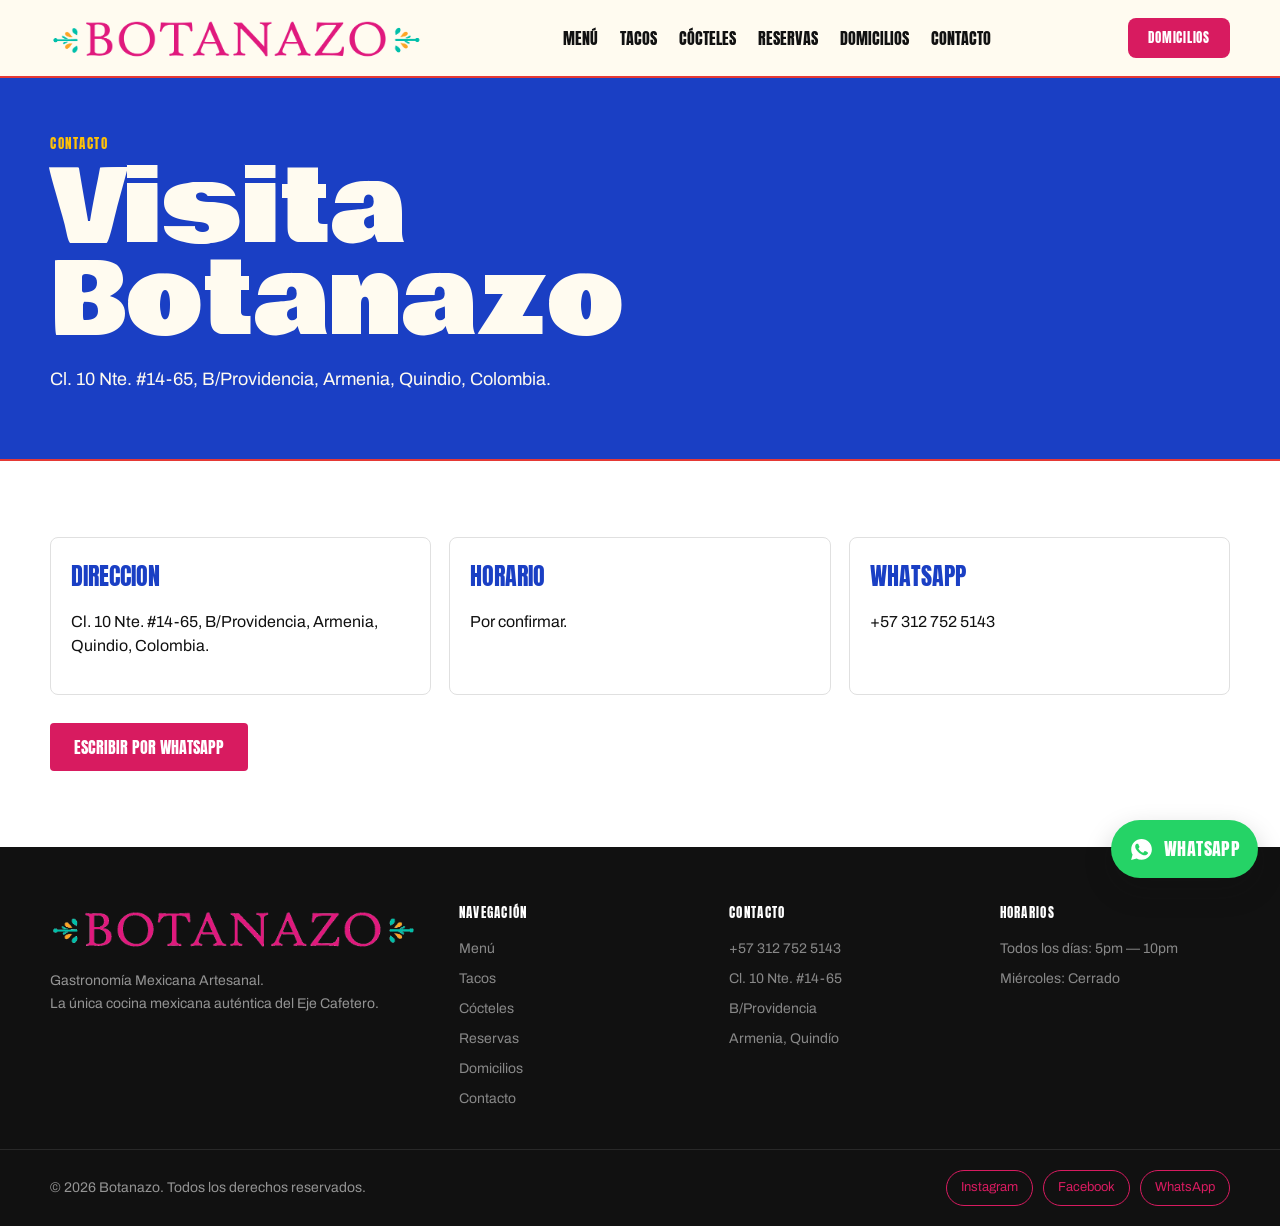
<file: public/contacto.html>
<!doctype html>
<html lang="es">
  <head>
    <!-- Google Tag Manager -->
    <script>(function(w,d,s,l,i){w[l]=w[l]||[];w[l].push({'gtm.start':
    new Date().getTime(),event:'gtm.js'});var f=d.getElementsByTagName(s)[0],
    j=d.createElement(s),dl=l!='dataLayer'?'&l='+l:'';j.async=true;j.src=
    'https://www.googletagmanager.com/gtm.js?id='+i+dl;f.parentNode.insertBefore(j,f);
    })(window,document,'script','dataLayer','GTM-TNJ45R7K');</script>
    <!-- End Google Tag Manager -->
    <meta charset="utf-8" />
    <meta name="viewport" content="width=device-width, initial-scale=1" />
    <title>Contacto Botanazo | Armenia, Quindio</title>
    <meta name="description" content="Ubicacion de Botanazo en Armenia, Quindio. Consulta direccion y datos de contacto del restaurante." />
    <link rel="preconnect" href="https://fonts.googleapis.com" />
    <link rel="preconnect" href="https://fonts.gstatic.com" crossorigin />
    <link href="https://fonts.googleapis.com/css2?family=Anton&family=Archivo:wght@400;500;700&family=Bowlby+One&family=Caveat:wght@600&display=swap" rel="stylesheet" />
    <link rel="stylesheet" href="./styles-v22.css" />
    <link rel="icon" type="image/svg+xml" href="./assets/favicon_io/favicon.svg" />
    <link rel="shortcut icon" href="./assets/favicon_io/favicon.ico" />
    <link rel="icon" type="image/png" sizes="96x96" href="./assets/favicon_io/favicon-96x96.png" />
    <link rel="apple-touch-icon" sizes="180x180" href="./assets/favicon_io/apple-touch-icon.png" />
    <link rel="manifest" href="./assets/favicon_io/site.webmanifest" />
    <!-- Meta Pixel Code -->
    <script>
      !function(f,b,e,v,n,t,s)
      {if(f.fbq)return;n=f.fbq=function(){n.callMethod?
      n.callMethod.apply(n,arguments):n.queue.push(arguments)};
      if(!f._fbq)f._fbq=n;n.push=n;n.loaded=!0;n.version='2.0';
      n.queue=[];t=b.createElement(e);t.async=!0;
      t.src=v;s=b.getElementsByTagName(e)[0];
      s.parentNode.insertBefore(t,s)}(window, document,'script',
      'https://connect.facebook.net/en_US/fbevents.js');
      fbq('init', '844948815068828');
      fbq('track', 'PageView');
    </script>
    <!-- End Meta Pixel Code -->
  </head>
  <body>
    <!-- Google Tag Manager (noscript) -->
    <noscript><iframe src="https://www.googletagmanager.com/ns.html?id=GTM-TNJ45R7K" height="0" width="0" style="display:none;visibility:hidden"></iframe></noscript>
    <!-- End Google Tag Manager (noscript) -->
    <!-- Meta Pixel Code -->
    <noscript><img height="1" width="1" style="display:none" src="https://www.facebook.com/tr?id=844948815068828&ev=PageView&noscript=1" /></noscript>
    <!-- End Meta Pixel Code -->
    <header class="site-header"><nav class="nav"><a class="brand" href="./index.html"><img src="./assets/images/logo-botanazo-mini.png" alt="Botanazo Gastronomia Mexicana" /></a><button class="nav-toggle" data-nav-toggle aria-label="Abrir menú"><svg width="24" height="24" viewBox="0 0 24 24" fill="none" stroke="currentColor" stroke-width="2" stroke-linecap="round"><line x1="3" y1="6" x2="21" y2="6"/><line x1="3" y1="12" x2="21" y2="12"/><line x1="3" y1="18" x2="21" y2="18"/></svg></button><div class="nav-links" data-nav-links><a href="./menu.html">Menú</a><a href="./tacos-en-armenia.html">Tacos</a><a href="./cocteles.html">Cócteles</a><a href="./reservas.html">Reservas</a><a href="./domicilios.html">Domicilios</a><a href="./contacto.html">Contacto</a></div><a class="button button-primary nav-cta" href="./domicilios.html">Domicilios</a></nav></header>
    <main>
      <section class="page-hero"><div class="page-hero-inner"><div class="eyebrow">Contacto</div><h1>Visita Botanazo</h1><p class="lead">Cl. 10 Nte. #14-65, B/Providencia, Armenia, Quindio, Colombia.</p></div></section>
      <section class="band band-white"><div class="section"><div class="info-grid"><article class="info-card"><h3>Direccion</h3><p>Cl. 10 Nte. #14-65, B/Providencia, Armenia, Quindio, Colombia.</p></article><article class="info-card"><h3>Horario</h3><p>Por confirmar.</p></article><article class="info-card"><h3>WhatsApp</h3><p><a href="https://wa.me/573127525143">+57 312 752 5143</a></p></article></div><div class="action-row"><a class="button button-primary" href="https://wa.me/573127525143">Escribir por WhatsApp</a></div></div></section>
    </main>
    <footer class="footer">
      <div class="footer-inner">
        <div>
          <img class="footer-brand" src="./assets/images/logo-botanazo-mini.png" alt="Botanazo Gastronomia Mexicana" />
          <p>Gastronomía Mexicana Artesanal.<br />La única cocina mexicana auténtica del Eje Cafetero.</p>
        </div>
        <div>
          <h4 class="footer-heading">Navegación</h4>
          <ul class="footer-links">
            <li><a href="./menu.html">Menú</a></li>
            <li><a href="./tacos-en-armenia.html">Tacos</a></li>
            <li><a href="./cocteles.html">Cócteles</a></li>
            <li><a href="./reservas.html">Reservas</a></li>
            <li><a href="./domicilios.html">Domicilios</a></li>
            <li><a href="./contacto.html">Contacto</a></li>
          </ul>
        </div>
        <div>
          <h4 class="footer-heading">Contacto</h4>
          <ul class="footer-links">
            <li><a href="https://wa.me/573127525143">+57 312 752 5143</a></li>
            <li>Cl. 10 Nte. #14-65</li>
            <li>B/Providencia</li>
            <li>Armenia, Quindío</li>
          </ul>
        </div>
        <div>
          <h4 class="footer-heading">Horarios</h4>
          <ul class="footer-links">
            <li>Todos los días: 5pm — 10pm</li>
            <li>Miércoles: Cerrado</li>
          </ul>
        </div>
      </div>
      <div class="footer-bottom">
        <div class="footer-bottom-inner">
          <p>© 2026 Botanazo. Todos los derechos reservados.</p>
          <div class="footer-social">
            <a href="https://www.instagram.com/botanazoaxm/" target="_blank" rel="noopener noreferrer">Instagram</a>
            <a href="https://www.facebook.com/profile.php?id=61553035852550&amp;locale=es_LA#" target="_blank" rel="noopener noreferrer">Facebook</a>
            <a href="https://wa.me/573127525143" target="_blank" rel="noopener noreferrer">WhatsApp</a>
          </div>
        </div>
      </div>
    </footer>
    <a class="whatsapp-float" href="https://wa.me/573127525143" target="_blank" rel="noopener noreferrer" aria-label="Escribir a Botanazo por WhatsApp"><svg viewBox="0 0 24 24" fill="currentColor" aria-hidden="true"><path d="M12.04 2C6.58 2 2.13 6.45 2.13 11.91c0 1.75.46 3.45 1.33 4.95L2.05 22l5.28-1.38a9.86 9.86 0 0 0 4.71 1.2h.01c5.46 0 9.91-4.45 9.91-9.91C21.96 6.45 17.51 2 12.04 2Zm5.76 14.15c-.24.68-1.22 1.25-1.98 1.42-.53.11-1.23.2-3.57-.77-3-1.24-4.93-4.29-5.08-4.49-.14-.2-1.21-1.61-1.21-3.07 0-1.46.76-2.18 1.03-2.48.27-.3.59-.38.79-.38h.57c.18.01.43-.07.67.51.26.63.87 2.13.94 2.28.08.15.13.33.03.53-.1.2-.15.33-.3.51-.15.18-.32.4-.46.54-.15.15-.31.31-.13.61.18.3.79 1.3 1.69 2.1 1.16 1.03 2.14 1.35 2.44 1.5.3.15.48.13.66-.08.18-.2.76-.89.97-1.19.2-.3.4-.25.68-.15.28.1 1.78.84 2.08.99.3.15.51.23.59.36.07.13.07.73-.17 1.41Z"/></svg><span>WhatsApp</span></a>
    <script src="./script.js?v=13"></script>
  </body>
</html>
</file>
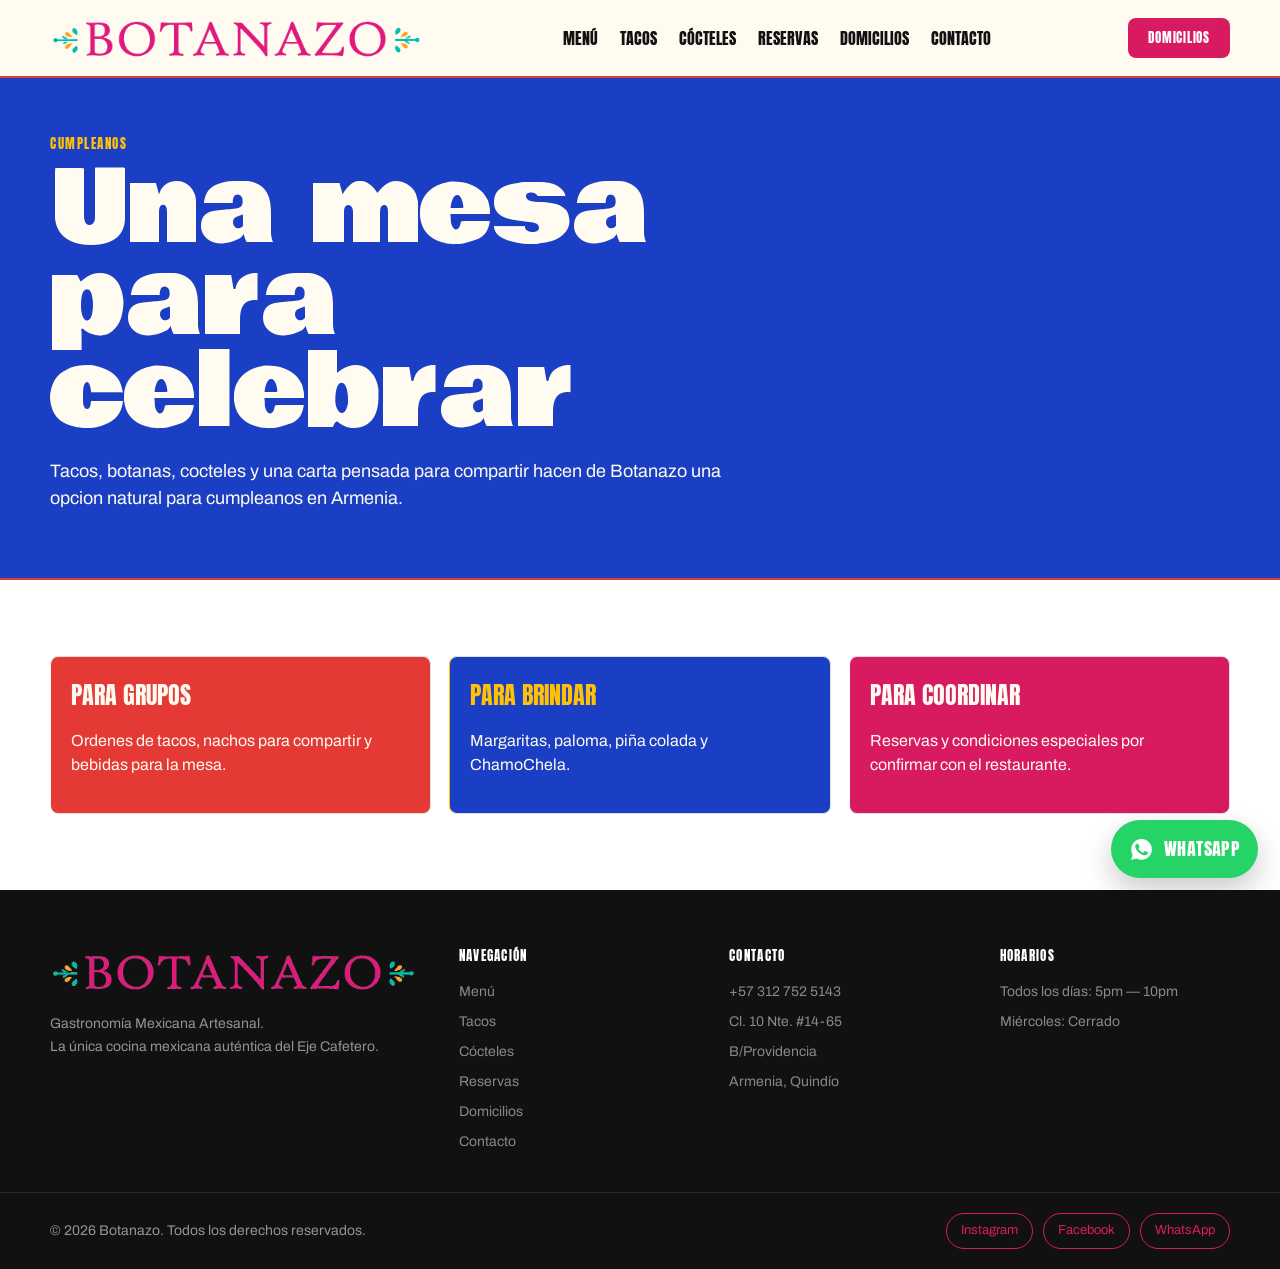
<file: public/cumpleanos.html>
<!doctype html>
<html lang="es">
  <head>
    <!-- Google Tag Manager -->
    <script>(function(w,d,s,l,i){w[l]=w[l]||[];w[l].push({'gtm.start':
    new Date().getTime(),event:'gtm.js'});var f=d.getElementsByTagName(s)[0],
    j=d.createElement(s),dl=l!='dataLayer'?'&l='+l:'';j.async=true;j.src=
    'https://www.googletagmanager.com/gtm.js?id='+i+dl;f.parentNode.insertBefore(j,f);
    })(window,document,'script','dataLayer','GTM-TNJ45R7K');</script>
    <!-- End Google Tag Manager -->
    <meta charset="utf-8" />
    <meta name="viewport" content="width=device-width, initial-scale=1" />
    <title>Cumpleanos en Armenia | Botanazo</title>
    <meta name="description" content="Botanazo es una opcion para cumpleanos y celebraciones con comida mexicana en Armenia, Quindio." />
    <link rel="preconnect" href="https://fonts.googleapis.com" />
    <link rel="preconnect" href="https://fonts.gstatic.com" crossorigin />
    <link href="https://fonts.googleapis.com/css2?family=Anton&family=Archivo:wght@400;500;700&family=Bowlby+One&family=Caveat:wght@600&display=swap" rel="stylesheet" />
    <link rel="stylesheet" href="./styles-v22.css" />
    <link rel="icon" type="image/svg+xml" href="./assets/favicon_io/favicon.svg" />
    <link rel="shortcut icon" href="./assets/favicon_io/favicon.ico" />
    <link rel="icon" type="image/png" sizes="96x96" href="./assets/favicon_io/favicon-96x96.png" />
    <link rel="apple-touch-icon" sizes="180x180" href="./assets/favicon_io/apple-touch-icon.png" />
    <link rel="manifest" href="./assets/favicon_io/site.webmanifest" />
    <!-- Meta Pixel Code -->
    <script>
      !function(f,b,e,v,n,t,s)
      {if(f.fbq)return;n=f.fbq=function(){n.callMethod?
      n.callMethod.apply(n,arguments):n.queue.push(arguments)};
      if(!f._fbq)f._fbq=n;n.push=n;n.loaded=!0;n.version='2.0';
      n.queue=[];t=b.createElement(e);t.async=!0;
      t.src=v;s=b.getElementsByTagName(e)[0];
      s.parentNode.insertBefore(t,s)}(window, document,'script',
      'https://connect.facebook.net/en_US/fbevents.js');
      fbq('init', '844948815068828');
      fbq('track', 'PageView');
    </script>
    <!-- End Meta Pixel Code -->
  </head>
  <body>
    <!-- Google Tag Manager (noscript) -->
    <noscript><iframe src="https://www.googletagmanager.com/ns.html?id=GTM-TNJ45R7K" height="0" width="0" style="display:none;visibility:hidden"></iframe></noscript>
    <!-- End Google Tag Manager (noscript) -->
    <!-- Meta Pixel Code -->
    <noscript><img height="1" width="1" style="display:none" src="https://www.facebook.com/tr?id=844948815068828&ev=PageView&noscript=1" /></noscript>
    <!-- End Meta Pixel Code -->
    <header class="site-header"><nav class="nav"><a class="brand" href="./index.html"><img src="./assets/images/logo-botanazo-mini.png" alt="Botanazo Gastronomia Mexicana" /></a><button class="nav-toggle" data-nav-toggle aria-label="Abrir menú"><svg width="24" height="24" viewBox="0 0 24 24" fill="none" stroke="currentColor" stroke-width="2" stroke-linecap="round"><line x1="3" y1="6" x2="21" y2="6"/><line x1="3" y1="12" x2="21" y2="12"/><line x1="3" y1="18" x2="21" y2="18"/></svg></button><div class="nav-links" data-nav-links><a href="./menu.html">Menú</a><a href="./tacos-en-armenia.html">Tacos</a><a href="./cocteles.html">Cócteles</a><a href="./reservas.html">Reservas</a><a href="./domicilios.html">Domicilios</a><a href="./contacto.html">Contacto</a></div><a class="button button-primary nav-cta" href="./domicilios.html">Domicilios</a></nav></header>
    <main>
      <section class="page-hero"><div class="page-hero-inner"><div class="eyebrow">Cumpleanos</div><h1>Una mesa para celebrar</h1><p class="lead">Tacos, botanas, cocteles y una carta pensada para compartir hacen de Botanazo una opcion natural para cumpleanos en Armenia.</p></div></section>
      <section class="band band-white"><div class="section"><div class="feature-grid"><article class="feature"><h3>Para grupos</h3><p>Ordenes de tacos, nachos para compartir y bebidas para la mesa.</p></article><article class="feature"><h3>Para brindar</h3><p>Margaritas, paloma, piña colada y ChamoChela.</p></article><article class="feature"><h3>Para coordinar</h3><p>Reservas y condiciones especiales por confirmar con el restaurante.</p></article></div></div></section>
    </main>
    <footer class="footer">
      <div class="footer-inner">
        <div>
          <img class="footer-brand" src="./assets/images/logo-botanazo-mini.png" alt="Botanazo Gastronomia Mexicana" />
          <p>Gastronomía Mexicana Artesanal.<br />La única cocina mexicana auténtica del Eje Cafetero.</p>
        </div>
        <div>
          <h4 class="footer-heading">Navegación</h4>
          <ul class="footer-links">
            <li><a href="./menu.html">Menú</a></li>
            <li><a href="./tacos-en-armenia.html">Tacos</a></li>
            <li><a href="./cocteles.html">Cócteles</a></li>
            <li><a href="./reservas.html">Reservas</a></li>
            <li><a href="./domicilios.html">Domicilios</a></li>
            <li><a href="./contacto.html">Contacto</a></li>
          </ul>
        </div>
        <div>
          <h4 class="footer-heading">Contacto</h4>
          <ul class="footer-links">
            <li><a href="https://wa.me/573127525143">+57 312 752 5143</a></li>
            <li>Cl. 10 Nte. #14-65</li>
            <li>B/Providencia</li>
            <li>Armenia, Quindío</li>
          </ul>
        </div>
        <div>
          <h4 class="footer-heading">Horarios</h4>
          <ul class="footer-links">
            <li>Todos los días: 5pm — 10pm</li>
            <li>Miércoles: Cerrado</li>
          </ul>
        </div>
      </div>
      <div class="footer-bottom">
        <div class="footer-bottom-inner">
          <p>© 2026 Botanazo. Todos los derechos reservados.</p>
          <div class="footer-social">
            <a href="https://www.instagram.com/botanazoaxm/" target="_blank" rel="noopener noreferrer">Instagram</a>
            <a href="https://www.facebook.com/profile.php?id=61553035852550&amp;locale=es_LA#" target="_blank" rel="noopener noreferrer">Facebook</a>
            <a href="https://wa.me/573127525143" target="_blank" rel="noopener noreferrer">WhatsApp</a>
          </div>
        </div>
      </div>
    </footer>
    <a class="whatsapp-float" href="https://wa.me/573127525143" target="_blank" rel="noopener noreferrer" aria-label="Escribir a Botanazo por WhatsApp"><svg viewBox="0 0 24 24" fill="currentColor" aria-hidden="true"><path d="M12.04 2C6.58 2 2.13 6.45 2.13 11.91c0 1.75.46 3.45 1.33 4.95L2.05 22l5.28-1.38a9.86 9.86 0 0 0 4.71 1.2h.01c5.46 0 9.91-4.45 9.91-9.91C21.96 6.45 17.51 2 12.04 2Zm5.76 14.15c-.24.68-1.22 1.25-1.98 1.42-.53.11-1.23.2-3.57-.77-3-1.24-4.93-4.29-5.08-4.49-.14-.2-1.21-1.61-1.21-3.07 0-1.46.76-2.18 1.03-2.48.27-.3.59-.38.79-.38h.57c.18.01.43-.07.67.51.26.63.87 2.13.94 2.28.08.15.13.33.03.53-.1.2-.15.33-.3.51-.15.18-.32.4-.46.54-.15.15-.31.31-.13.61.18.3.79 1.3 1.69 2.1 1.16 1.03 2.14 1.35 2.44 1.5.3.15.48.13.66-.08.18-.2.76-.89.97-1.19.2-.3.4-.25.68-.15.28.1 1.78.84 2.08.99.3.15.51.23.59.36.07.13.07.73-.17 1.41Z"/></svg><span>WhatsApp</span></a>
    <script src="./script.js?v=13"></script>
  </body>
</html>
</file>
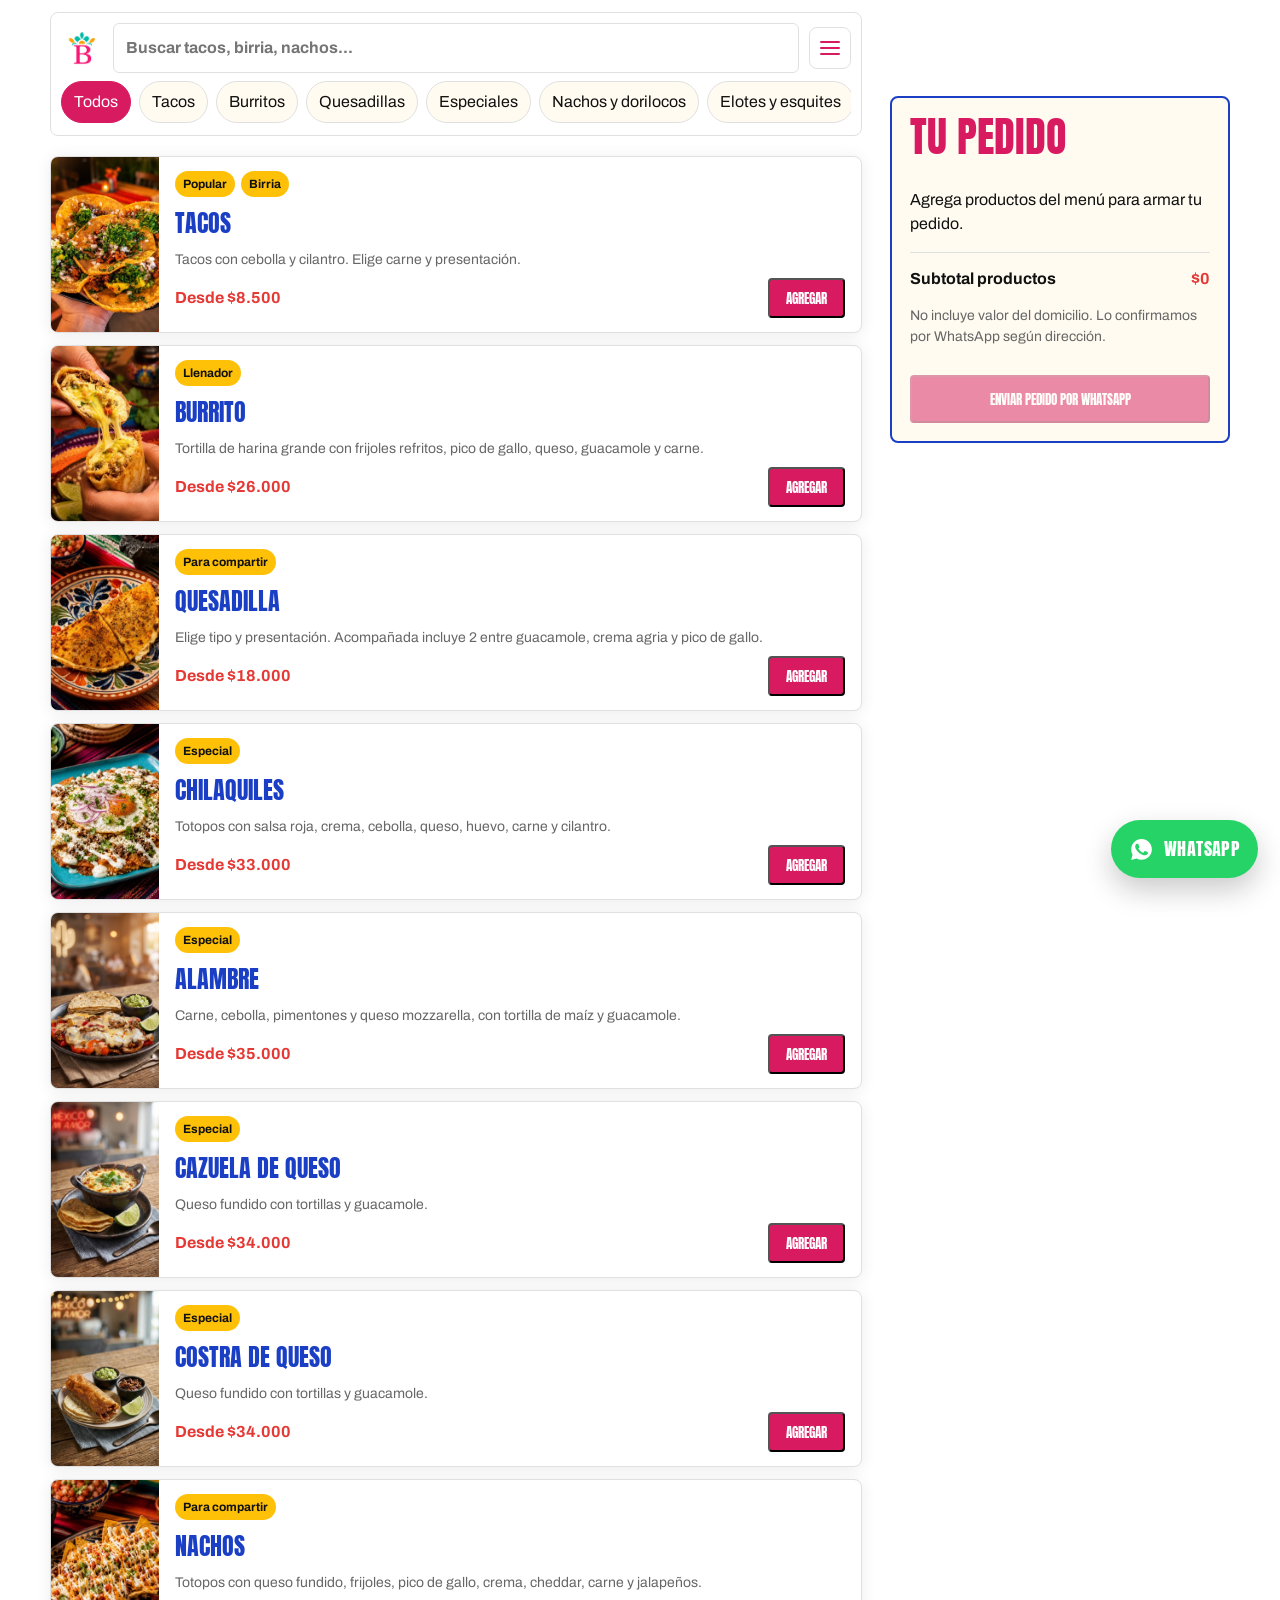
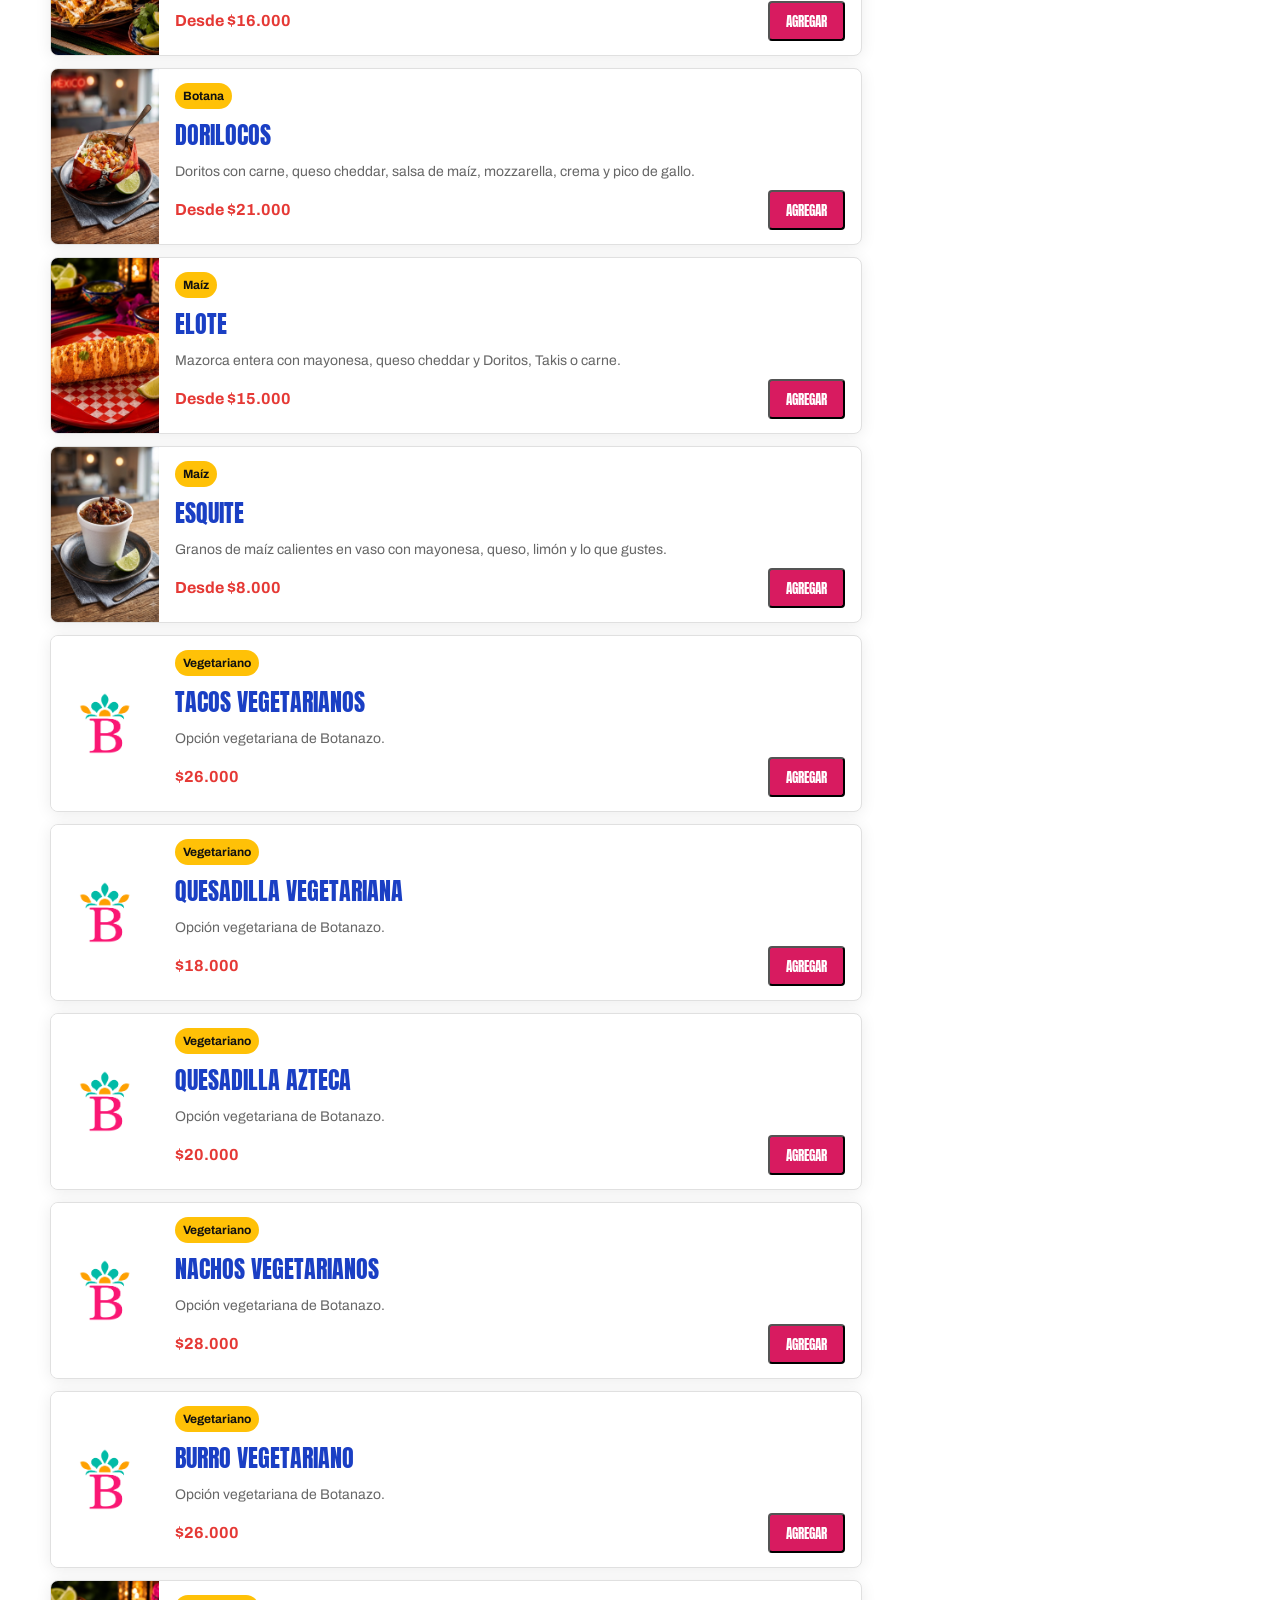
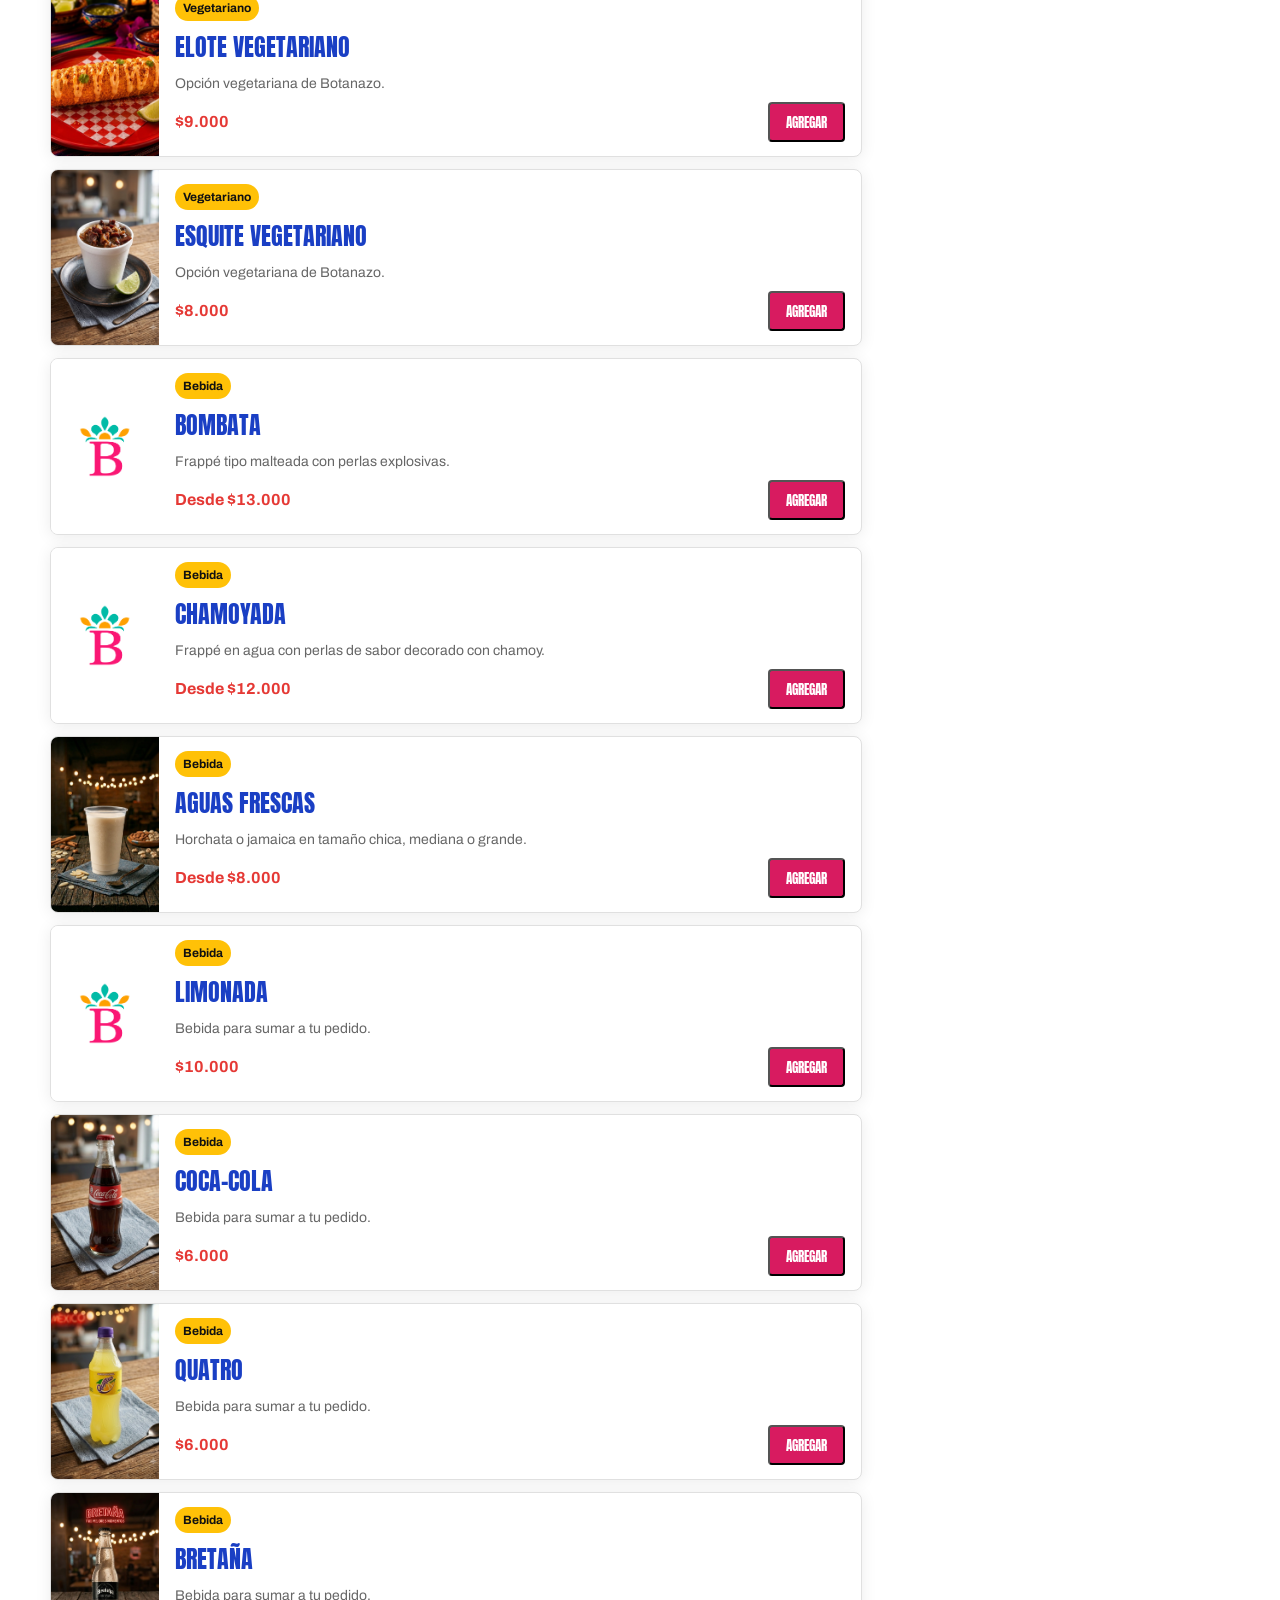
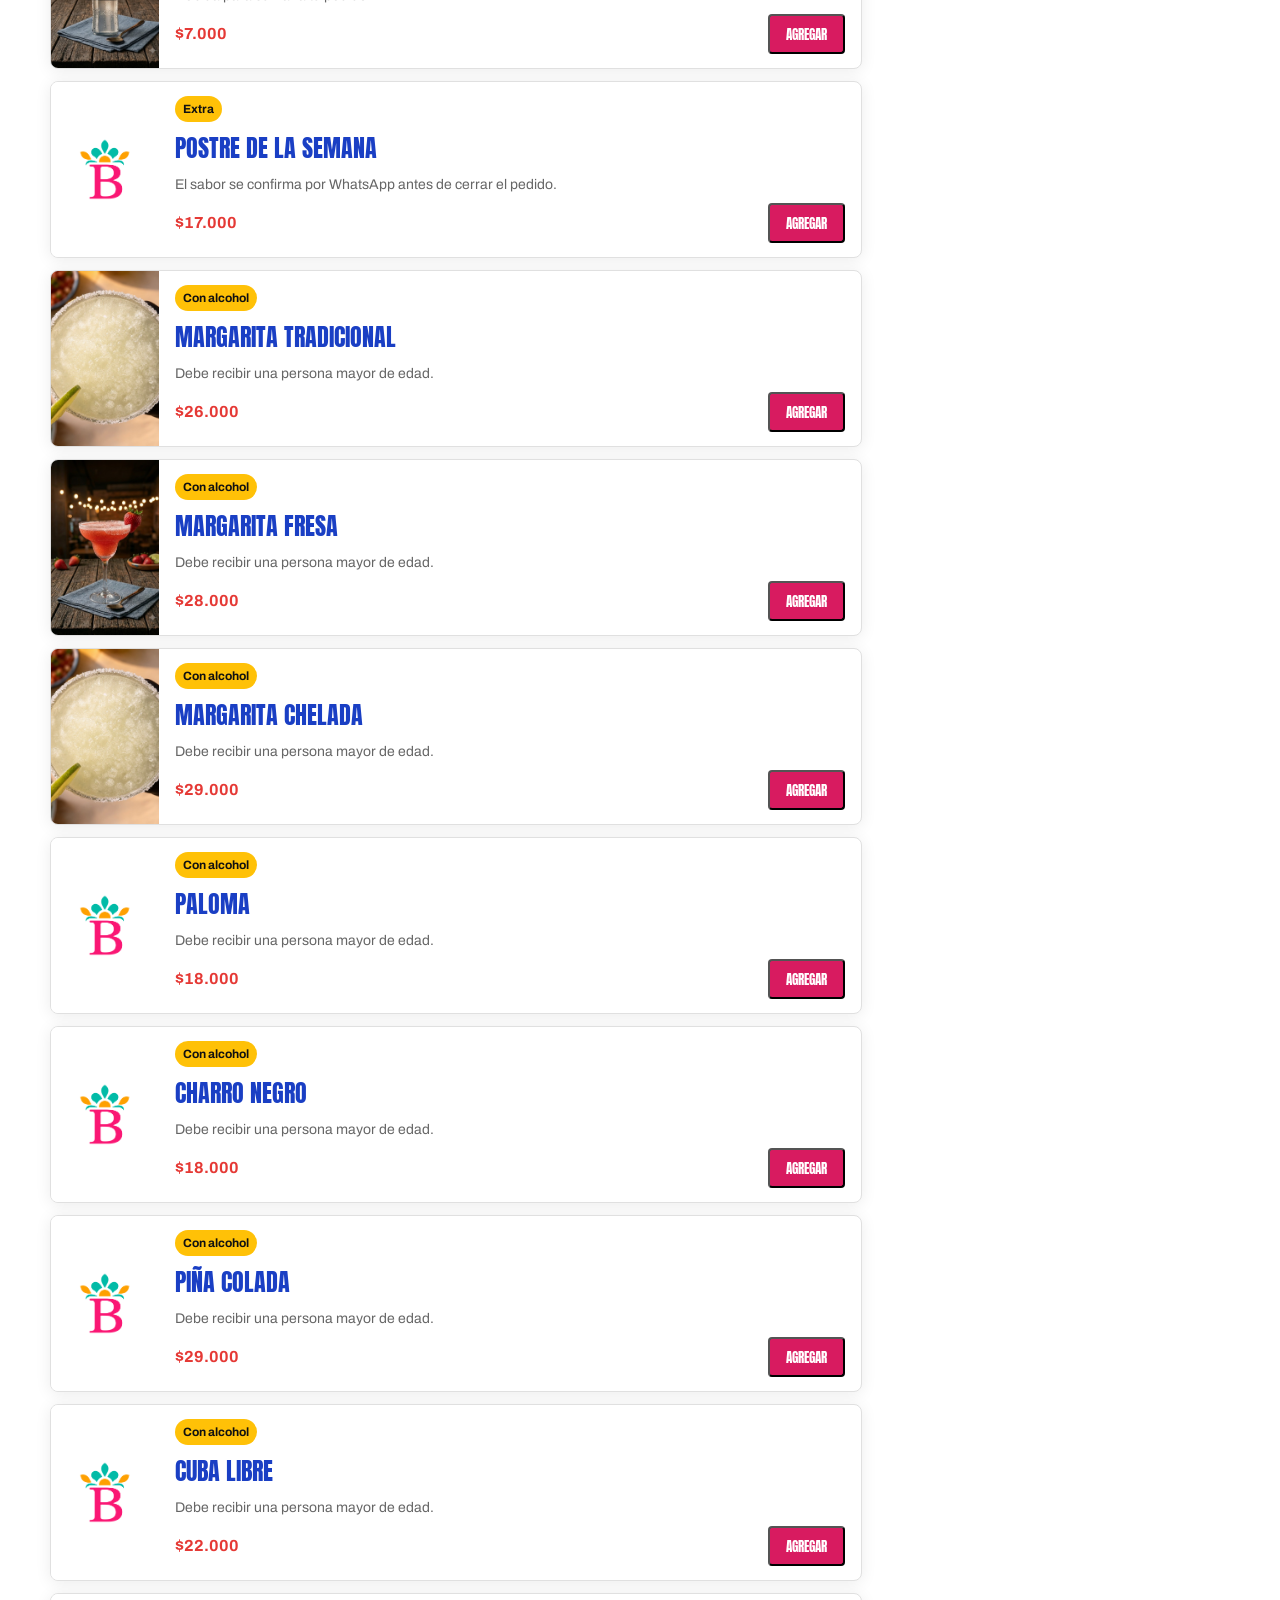
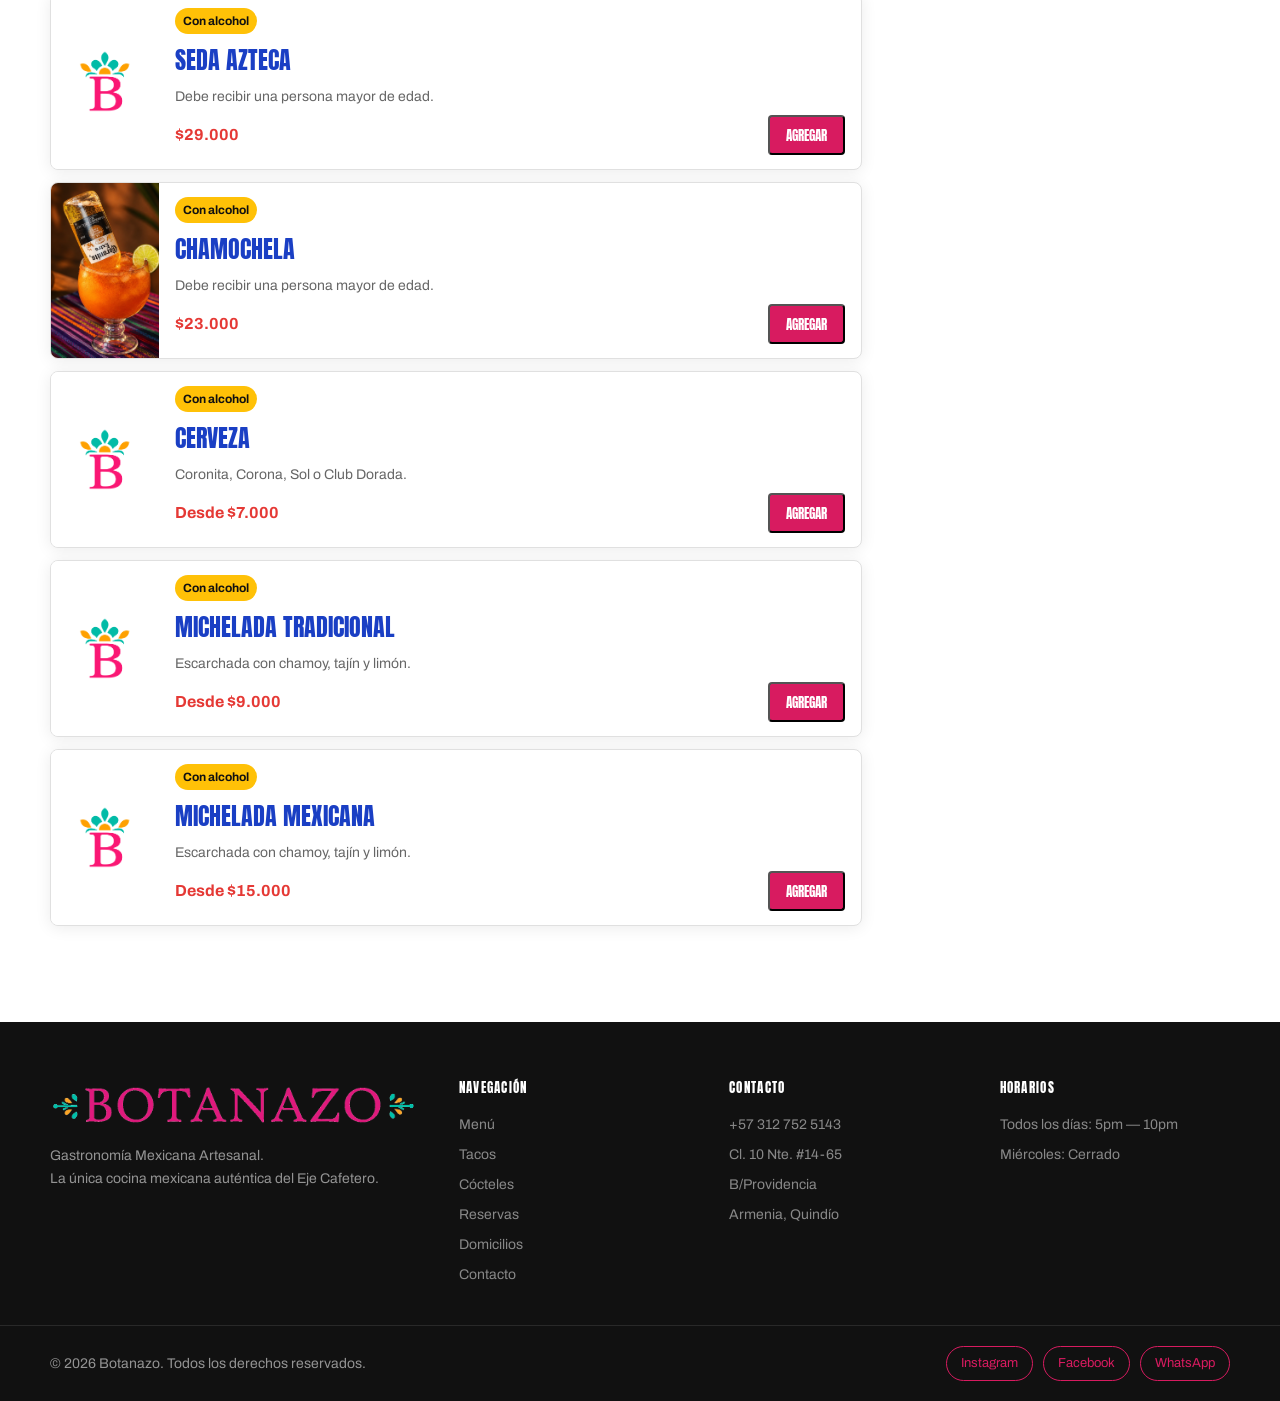
<file: public/domicilios.html>
<!doctype html>
<html lang="es">
  <head>
    <!-- Google Tag Manager -->
    <script>(function(w,d,s,l,i){w[l]=w[l]||[];w[l].push({'gtm.start':
    new Date().getTime(),event:'gtm.js'});var f=d.getElementsByTagName(s)[0],
    j=d.createElement(s),dl=l!='dataLayer'?'&l='+l:'';j.async=true;j.src=
    'https://www.googletagmanager.com/gtm.js?id='+i+dl;f.parentNode.insertBefore(j,f);
    })(window,document,'script','dataLayer','GTM-TNJ45R7K');</script>
    <!-- End Google Tag Manager -->
    <meta charset="utf-8" />
    <meta name="viewport" content="width=device-width, initial-scale=1" />
    <title>Domicilios de comida mexicana en Armenia y Quindío | Botanazo</title>
    <meta name="description" content="Pide tacos, burritos, quesadillas, nachos, elotes y bebidas mexicanas a domicilio en Armenia y Quindío con Botanazo. Pedidos por WhatsApp de 5:00 p. m. a 10:00 p. m.; miércoles cerrado." />
    <link rel="preconnect" href="https://fonts.googleapis.com" />
    <link rel="preconnect" href="https://fonts.gstatic.com" crossorigin />
    <link href="https://fonts.googleapis.com/css2?family=Anton&family=Archivo:wght@400;500;700&family=Bowlby+One&family=Caveat:wght@600&display=swap" rel="stylesheet" />
    <link rel="stylesheet" href="./styles-v22.css" />
    <link rel="icon" type="image/svg+xml" href="./assets/favicon_io/favicon.svg" />
    <link rel="shortcut icon" href="./assets/favicon_io/favicon.ico" />
    <link rel="icon" type="image/png" sizes="96x96" href="./assets/favicon_io/favicon-96x96.png" />
    <link rel="apple-touch-icon" sizes="180x180" href="./assets/favicon_io/apple-touch-icon.png" />
    <link rel="manifest" href="./assets/favicon_io/site.webmanifest" />
    <script type="application/ld+json">
      {
        "@context": "https://schema.org",
        "@type": "Restaurant",
        "name": "Botanazo",
        "description": "Restaurante mexicano artesanal en Armenia, Quindío: tacos, burritos, quesadillas, botanas, elotes, cocteles y bebidas.",
        "servesCuisine": "Mexican",
        "telephone": "+573127525143",
        "url": "https://botanazo.com/domicilios",
        "address": {
          "@type": "PostalAddress",
          "streetAddress": "Cl. 10 Nte. #14-65, B/Providencia",
          "addressLocality": "Armenia",
          "addressRegion": "Quindío",
          "addressCountry": "CO"
        },
        "openingHoursSpecification": {
          "@type": "OpeningHoursSpecification",
          "dayOfWeek": ["Monday", "Tuesday", "Thursday", "Friday", "Saturday", "Sunday"],
          "opens": "17:00",
          "closes": "22:00"
        },
        "potentialAction": {
          "@type": "OrderAction",
          "target": "https://wa.me/573127525143"
        }
      }
    </script>
    <!-- Meta Pixel Code -->
    <script>
      !function(f,b,e,v,n,t,s)
      {if(f.fbq)return;n=f.fbq=function(){n.callMethod?
      n.callMethod.apply(n,arguments):n.queue.push(arguments)};
      if(!f._fbq)f._fbq=n;n.push=n;n.loaded=!0;n.version='2.0';
      n.queue=[];t=b.createElement(e);t.async=!0;
      t.src=v;s=b.getElementsByTagName(e)[0];
      s.parentNode.insertBefore(t,s)}(window, document,'script',
      'https://connect.facebook.net/en_US/fbevents.js');
      fbq('init', '844948815068828');
      fbq('track', 'PageView');
    </script>
    <!-- End Meta Pixel Code -->
  </head>
  <body data-page="domicilios">
    <!-- Google Tag Manager (noscript) -->
    <noscript><iframe src="https://www.googletagmanager.com/ns.html?id=GTM-TNJ45R7K" height="0" width="0" style="display:none;visibility:hidden"></iframe></noscript>
    <!-- End Google Tag Manager (noscript) -->
    <!-- Meta Pixel Code -->
    <noscript><img height="1" width="1" style="display:none" src="https://www.facebook.com/tr?id=844948815068828&ev=PageView&noscript=1" /></noscript>
    <!-- End Meta Pixel Code -->
    <main>
      <section id="pedido" class="delivery-shop" aria-labelledby="catalog-title">
        <div class="delivery-shell">
          <div class="delivery-main">
            <div class="catalog-tools" aria-label="Filtros del catálogo">
              <div class="catalog-topbar">
                <a class="catalog-brand" href="./index.html" aria-label="Ir al inicio de Botanazo">
                  <img src="./assets/images/mobile/logo_botanazo_mini.png" alt="Botanazo" />
                </a>
                <label class="search-field">
                  <span>Buscar</span>
                  <input type="search" data-catalog-search placeholder="Buscar tacos, birria, nachos..." autocomplete="off" />
                </label>
                <button class="catalog-menu-toggle" type="button" data-category-menu-toggle aria-label="Abrir categorías" aria-expanded="false" aria-controls="category-menu">
                  <svg width="24" height="24" viewBox="0 0 24 24" fill="none" stroke="currentColor" stroke-width="2" stroke-linecap="round" aria-hidden="true"><line x1="3" y1="6" x2="21" y2="6"/><line x1="3" y1="12" x2="21" y2="12"/><line x1="3" y1="18" x2="21" y2="18"/></svg>
                </button>
              </div>
              <div id="category-menu" class="category-tabs" data-category-tabs role="tablist" aria-label="Categorías del menú"></div>
            </div>

            <div class="catalog-grid" data-catalog-grid aria-live="polite"></div>
            <p class="catalog-empty" data-catalog-empty hidden>No encontramos productos con esa búsqueda.</p>
          </div>

          <aside class="cart-panel" aria-labelledby="cart-title">
            <h2 id="cart-title">Tu pedido</h2>
            <div class="cart-items" data-cart-items></div>
            <p class="cart-empty" data-cart-empty>Agrega productos del menú para armar tu pedido.</p>
            <div class="cart-total">
              <span>Subtotal productos</span>
              <strong data-cart-total aria-live="polite">$0</strong>
            </div>
            <p class="small-note">No incluye valor del domicilio. Lo confirmamos por WhatsApp según dirección.</p>
            <button class="button button-primary cart-checkout" type="button" data-open-checkout disabled>Enviar pedido por WhatsApp</button>
          </aside>
        </div>
      </section>
    </main>

    <div class="mobile-cart-bar" data-mobile-cart hidden>
      <button type="button" data-open-mobile-cart>
        <span data-mobile-cart-count>0 productos</span>
        <strong data-mobile-cart-total>$0</strong>
      </button>
    </div>

    <div class="delivery-modal" data-product-modal hidden>
      <div class="delivery-modal-backdrop" data-close-modal></div>
      <section class="delivery-dialog" role="dialog" aria-modal="true" aria-labelledby="product-modal-title" tabindex="-1">
        <button class="modal-close" type="button" data-close-modal aria-label="Cerrar">×</button>
        <div data-product-modal-content></div>
      </section>
    </div>

    <div class="delivery-modal" data-cart-modal hidden>
      <div class="delivery-modal-backdrop" data-close-cart-modal></div>
      <section class="delivery-dialog cart-dialog" role="dialog" aria-modal="true" aria-labelledby="mobile-cart-title" tabindex="-1">
        <button class="modal-close" type="button" data-close-cart-modal aria-label="Cerrar">×</button>
        <h2 id="mobile-cart-title">Tu pedido</h2>
        <div class="cart-items" data-mobile-cart-items></div>
        <p class="cart-empty" data-mobile-cart-empty>Agrega productos del menú para armar tu pedido.</p>
        <div class="cart-total">
          <span>Subtotal productos</span>
          <strong data-mobile-cart-dialog-total aria-live="polite">$0</strong>
        </div>
        <p class="small-note">No incluye valor del domicilio. Lo confirmamos por WhatsApp según dirección.</p>
        <button class="button button-primary cart-checkout" type="button" data-open-checkout-mobile disabled>Enviar pedido por WhatsApp</button>
      </section>
    </div>

    <div class="delivery-modal" data-checkout-modal hidden>
      <div class="delivery-modal-backdrop" data-close-checkout></div>
      <section class="delivery-dialog checkout-dialog" role="dialog" aria-modal="true" aria-labelledby="checkout-title" tabindex="-1">
        <button class="modal-close" type="button" data-close-checkout aria-label="Cerrar">×</button>
        <h2 id="checkout-title">Datos de entrega</h2>
        <form class="checkout-form" data-checkout-form>
          <label>Nombre<input name="nombre" required autocomplete="name" /></label>
          <label>Teléfono<input name="telefono" autocomplete="tel" /></label>
          <label>Municipio<input name="municipio" required placeholder="Armenia, La Tebaida, Montenegro..." /></label>
          <label>Barrio<input name="barrio" /></label>
          <label>Dirección<input name="direccion" required autocomplete="street-address" /></label>
          <label>Referencia<input name="referencia" placeholder="Portería, piso, indicaciones..." /></label>
          <label>Observaciones del pedido<textarea name="observaciones" rows="3" placeholder="Ej. Sin picante, timbre no funciona..."></textarea></label>
          <p class="checkout-warning" data-checkout-warning hidden></p>
          <div class="checkout-actions">
            <button class="button button-secondary" type="button" data-close-checkout>Seguir editando</button>
            <button class="button button-primary" type="submit">Abrir WhatsApp</button>
          </div>
        </form>
      </section>
    </div>

    <footer class="footer">
      <div class="footer-inner">
        <div>
          <img class="footer-brand" src="./assets/images/logo-botanazo-mini.png" alt="Botanazo Gastronomía Mexicana" />
          <p>Gastronomía Mexicana Artesanal.<br />La única cocina mexicana auténtica del Eje Cafetero.</p>
        </div>
        <div>
          <h4 class="footer-heading">Navegación</h4>
          <ul class="footer-links">
            <li><a href="./menu.html">Menú</a></li>
            <li><a href="./tacos-en-armenia.html">Tacos</a></li>
            <li><a href="./cocteles.html">Cócteles</a></li>
            <li><a href="./reservas.html">Reservas</a></li>
            <li><a href="./domicilios.html">Domicilios</a></li>
            <li><a href="./contacto.html">Contacto</a></li>
          </ul>
        </div>
        <div>
          <h4 class="footer-heading">Contacto</h4>
          <ul class="footer-links">
            <li><a href="https://wa.me/573127525143">+57 312 752 5143</a></li>
            <li>Cl. 10 Nte. #14-65</li>
            <li>B/Providencia</li>
            <li>Armenia, Quindío</li>
          </ul>
        </div>
        <div>
          <h4 class="footer-heading">Horarios</h4>
          <ul class="footer-links">
            <li>Todos los días: 5pm — 10pm</li>
            <li>Miércoles: Cerrado</li>
          </ul>
        </div>
      </div>
      <div class="footer-bottom">
        <div class="footer-bottom-inner">
          <p>© 2026 Botanazo. Todos los derechos reservados.</p>
          <div class="footer-social">
            <a href="https://www.instagram.com/botanazoaxm/" target="_blank" rel="noopener noreferrer">Instagram</a>
            <a href="https://www.facebook.com/profile.php?id=61553035852550&amp;locale=es_LA#" target="_blank" rel="noopener noreferrer">Facebook</a>
            <a href="https://wa.me/573127525143" target="_blank" rel="noopener noreferrer">WhatsApp</a>
          </div>
        </div>
      </div>
    </footer>
    <a class="whatsapp-float" href="https://wa.me/573127525143" target="_blank" rel="noopener noreferrer" aria-label="Escribir a Botanazo por WhatsApp"><svg viewBox="0 0 24 24" fill="currentColor" aria-hidden="true"><path d="M12.04 2C6.58 2 2.13 6.45 2.13 11.91c0 1.75.46 3.45 1.33 4.95L2.05 22l5.28-1.38a9.86 9.86 0 0 0 4.71 1.2h.01c5.46 0 9.91-4.45 9.91-9.91C21.96 6.45 17.51 2 12.04 2Zm5.76 14.15c-.24.68-1.22 1.25-1.98 1.42-.53.11-1.23.2-3.57-.77-3-1.24-4.93-4.29-5.08-4.49-.14-.2-1.21-1.61-1.21-3.07 0-1.46.76-2.18 1.03-2.48.27-.3.59-.38.79-.38h.57c.18.01.43-.07.67.51.26.63.87 2.13.94 2.28.08.15.13.33.03.53-.1.2-.15.33-.3.51-.15.18-.32.4-.46.54-.15.15-.31.31-.13.61.18.3.79 1.3 1.69 2.1 1.16 1.03 2.14 1.35 2.44 1.5.3.15.48.13.66-.08.18-.2.76-.89.97-1.19.2-.3.4-.25.68-.15.28.1 1.78.84 2.08.99.3.15.51.23.59.36.07.13.07.73-.17 1.41Z"/></svg><span>WhatsApp</span></a>
    <script src="./script.js?v=14"></script>
  </body>
</html>
</file>
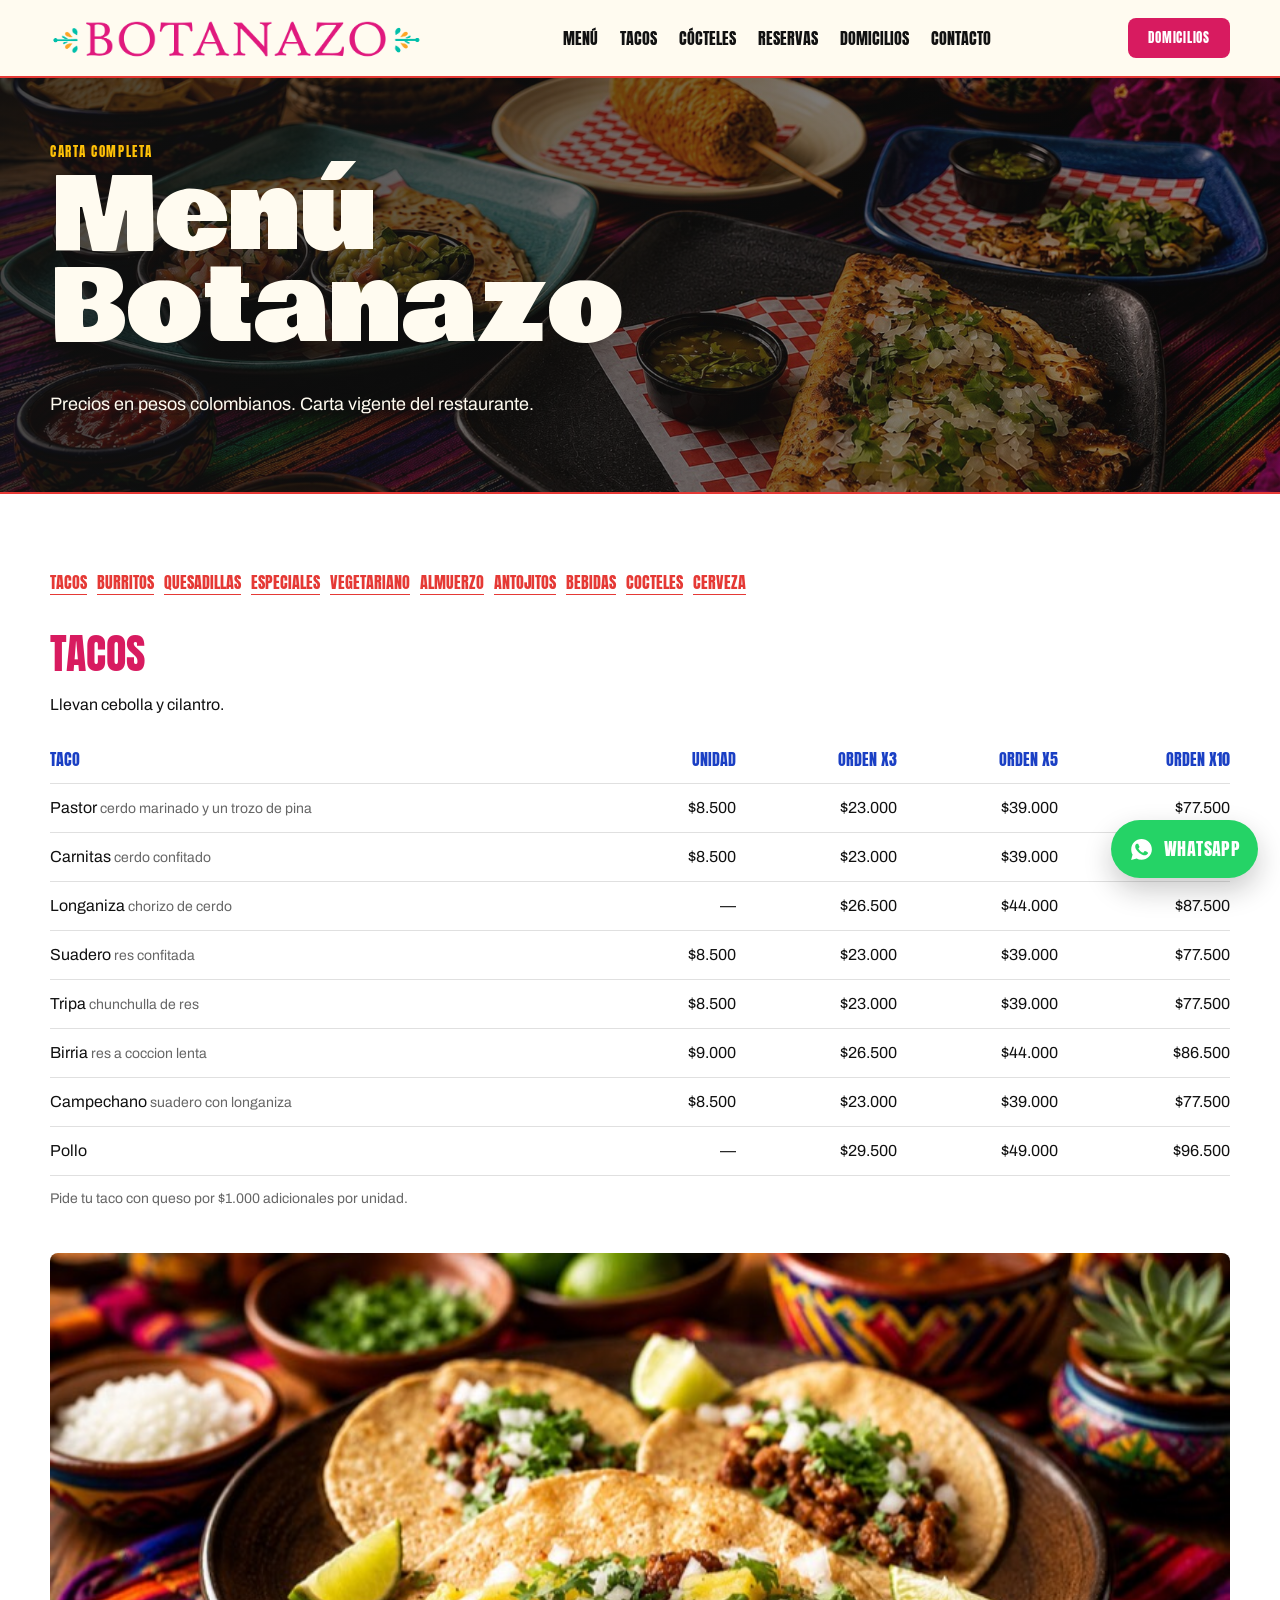
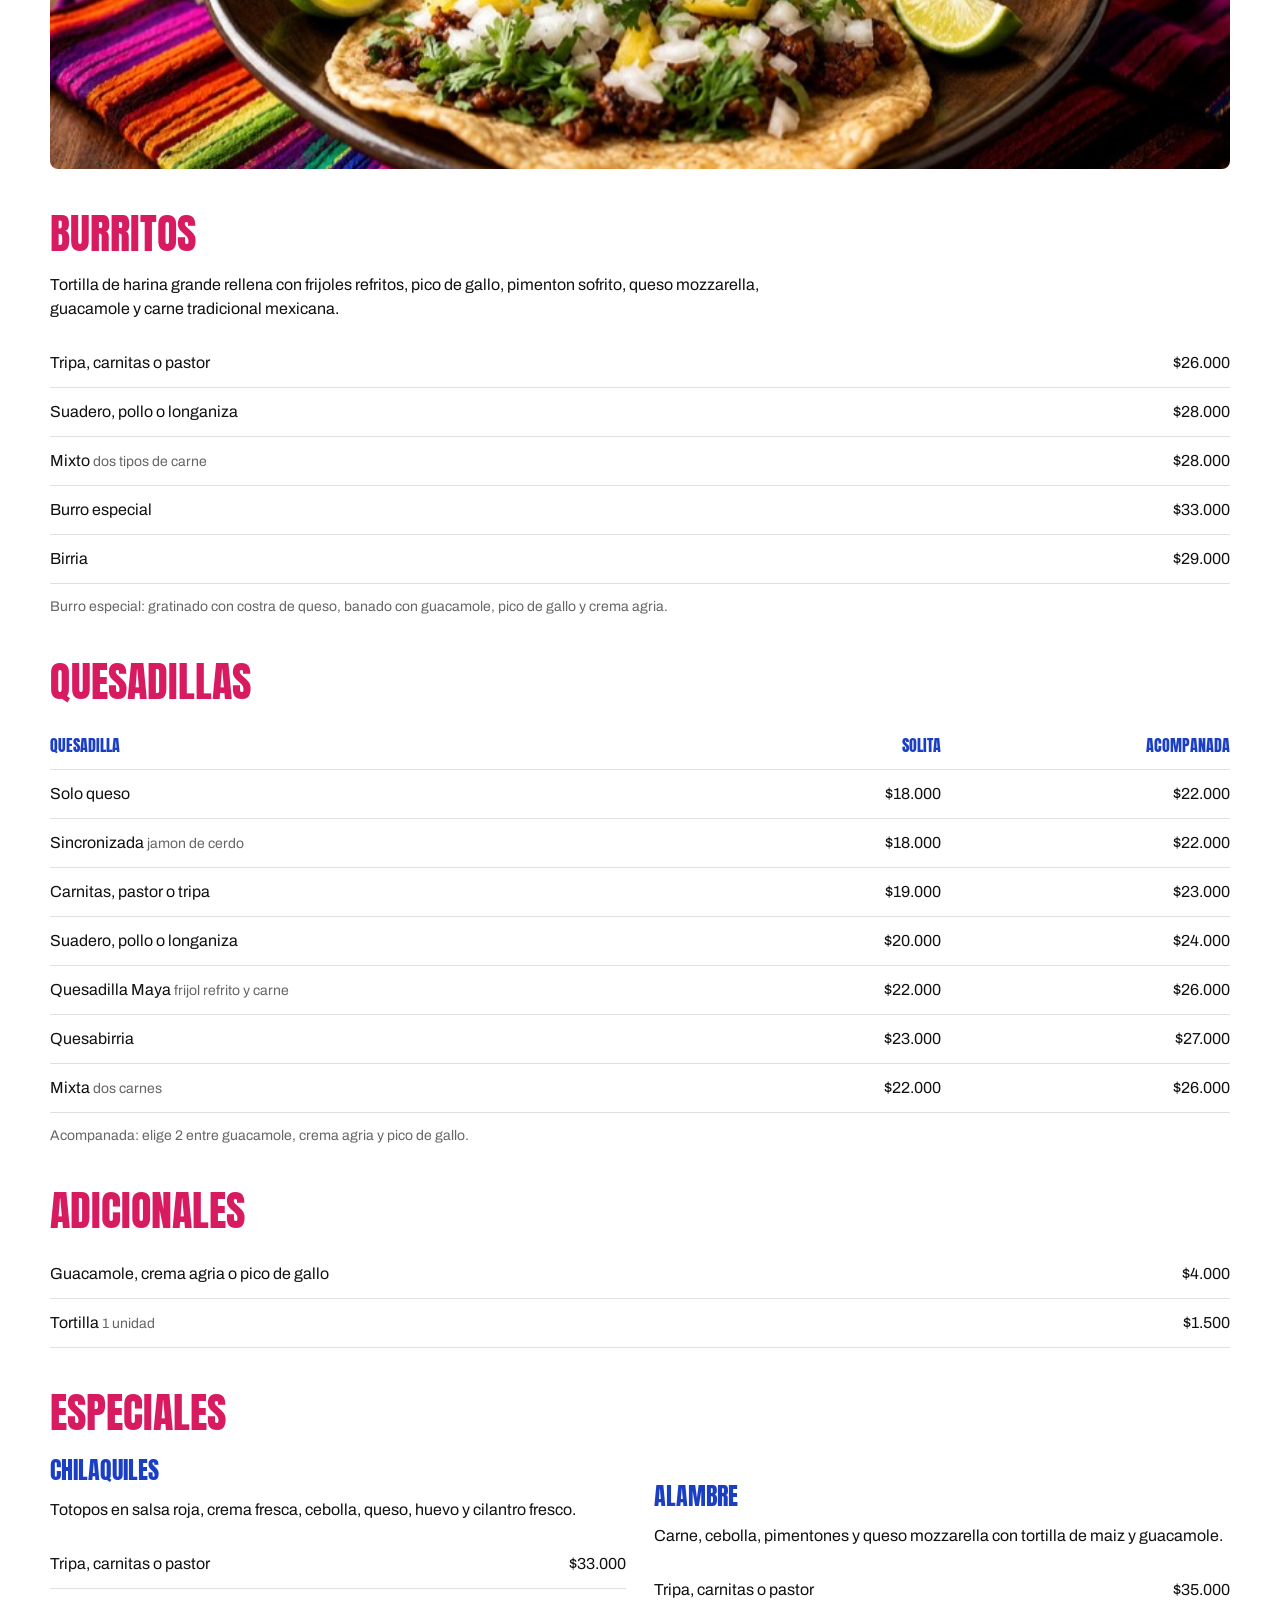
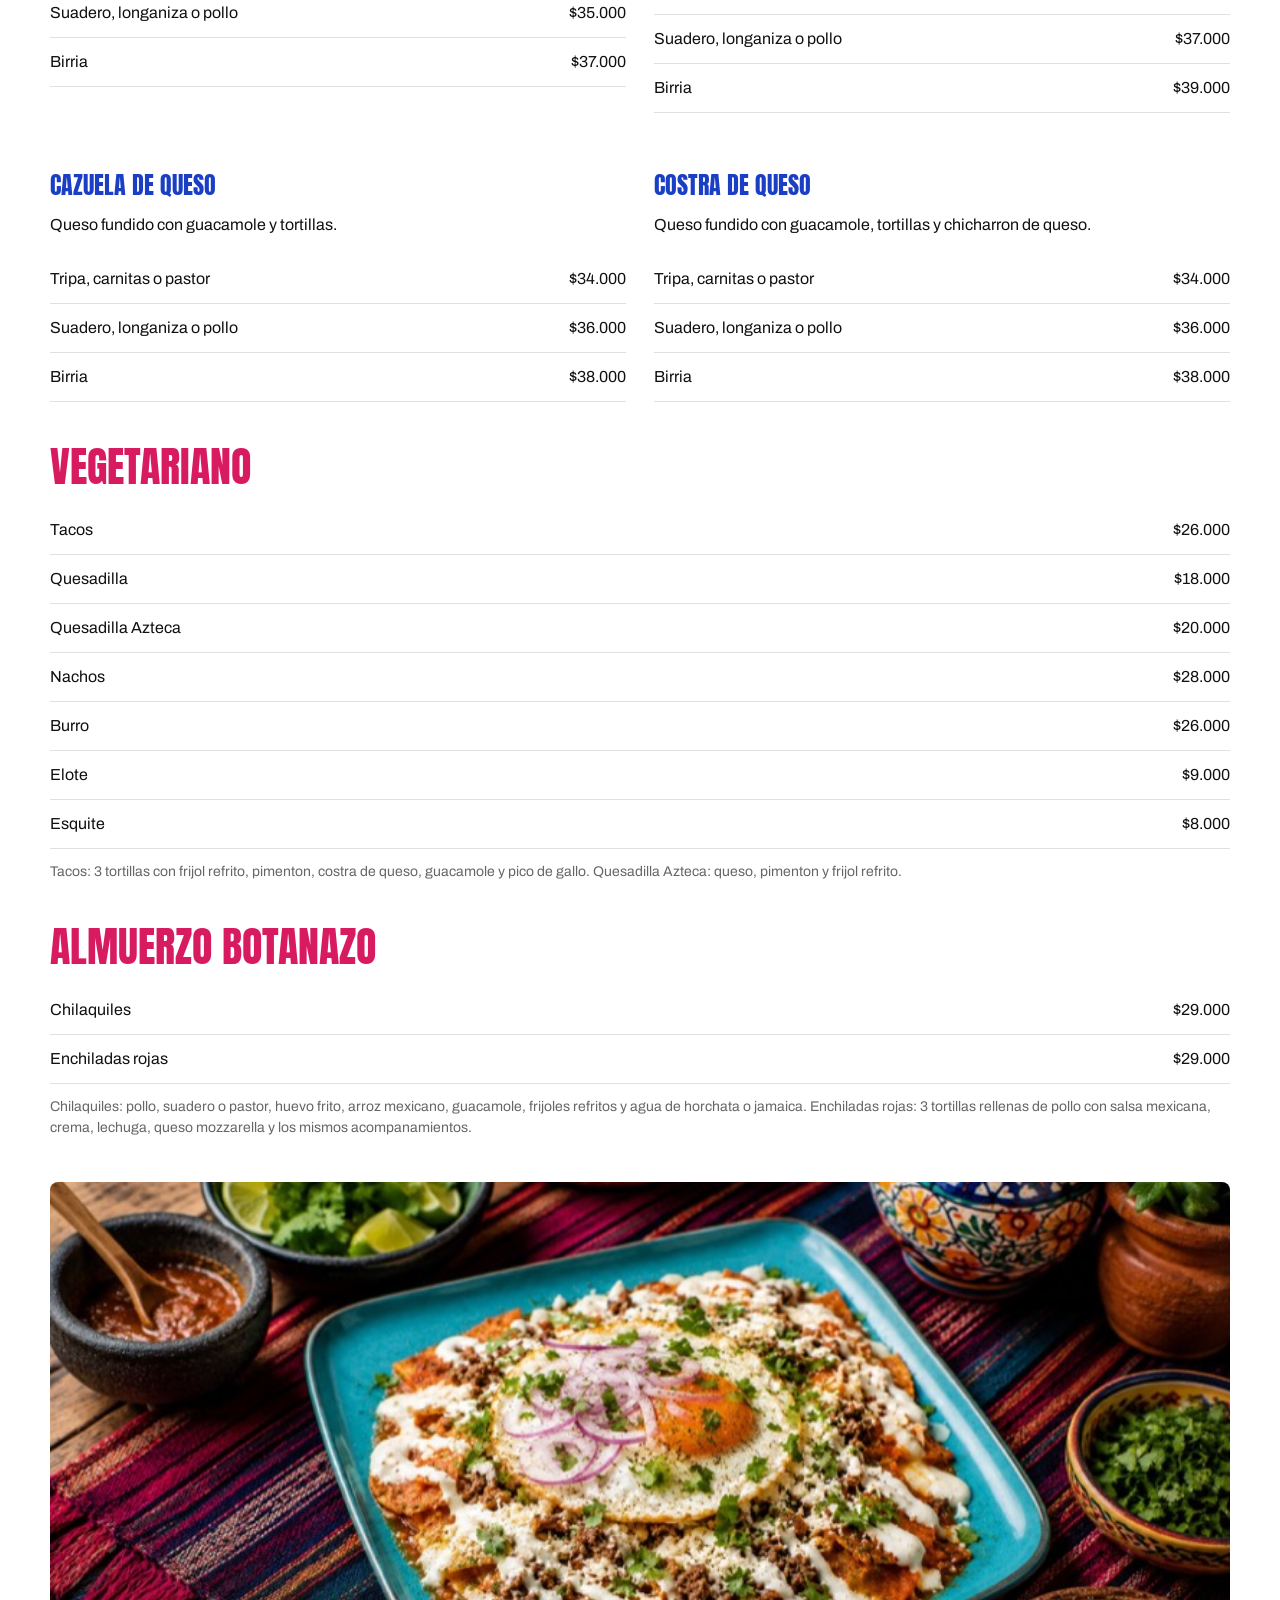
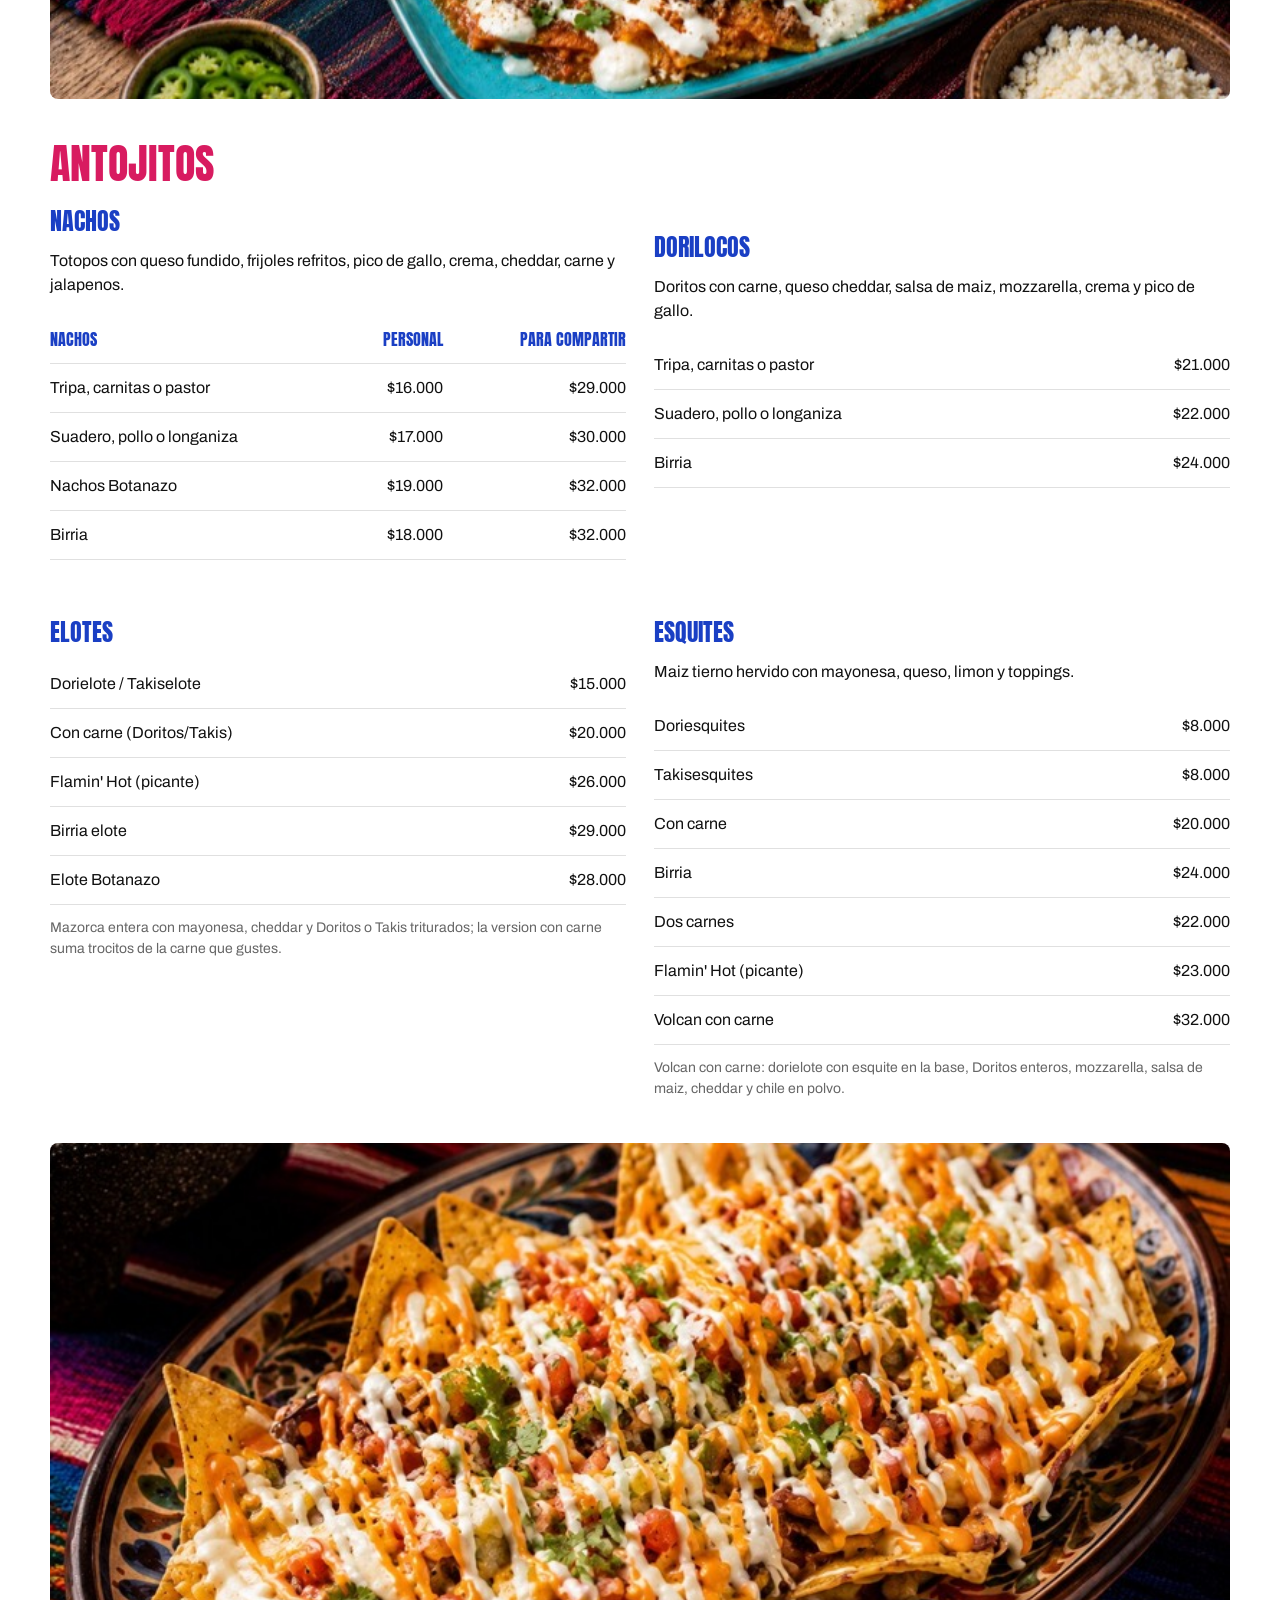
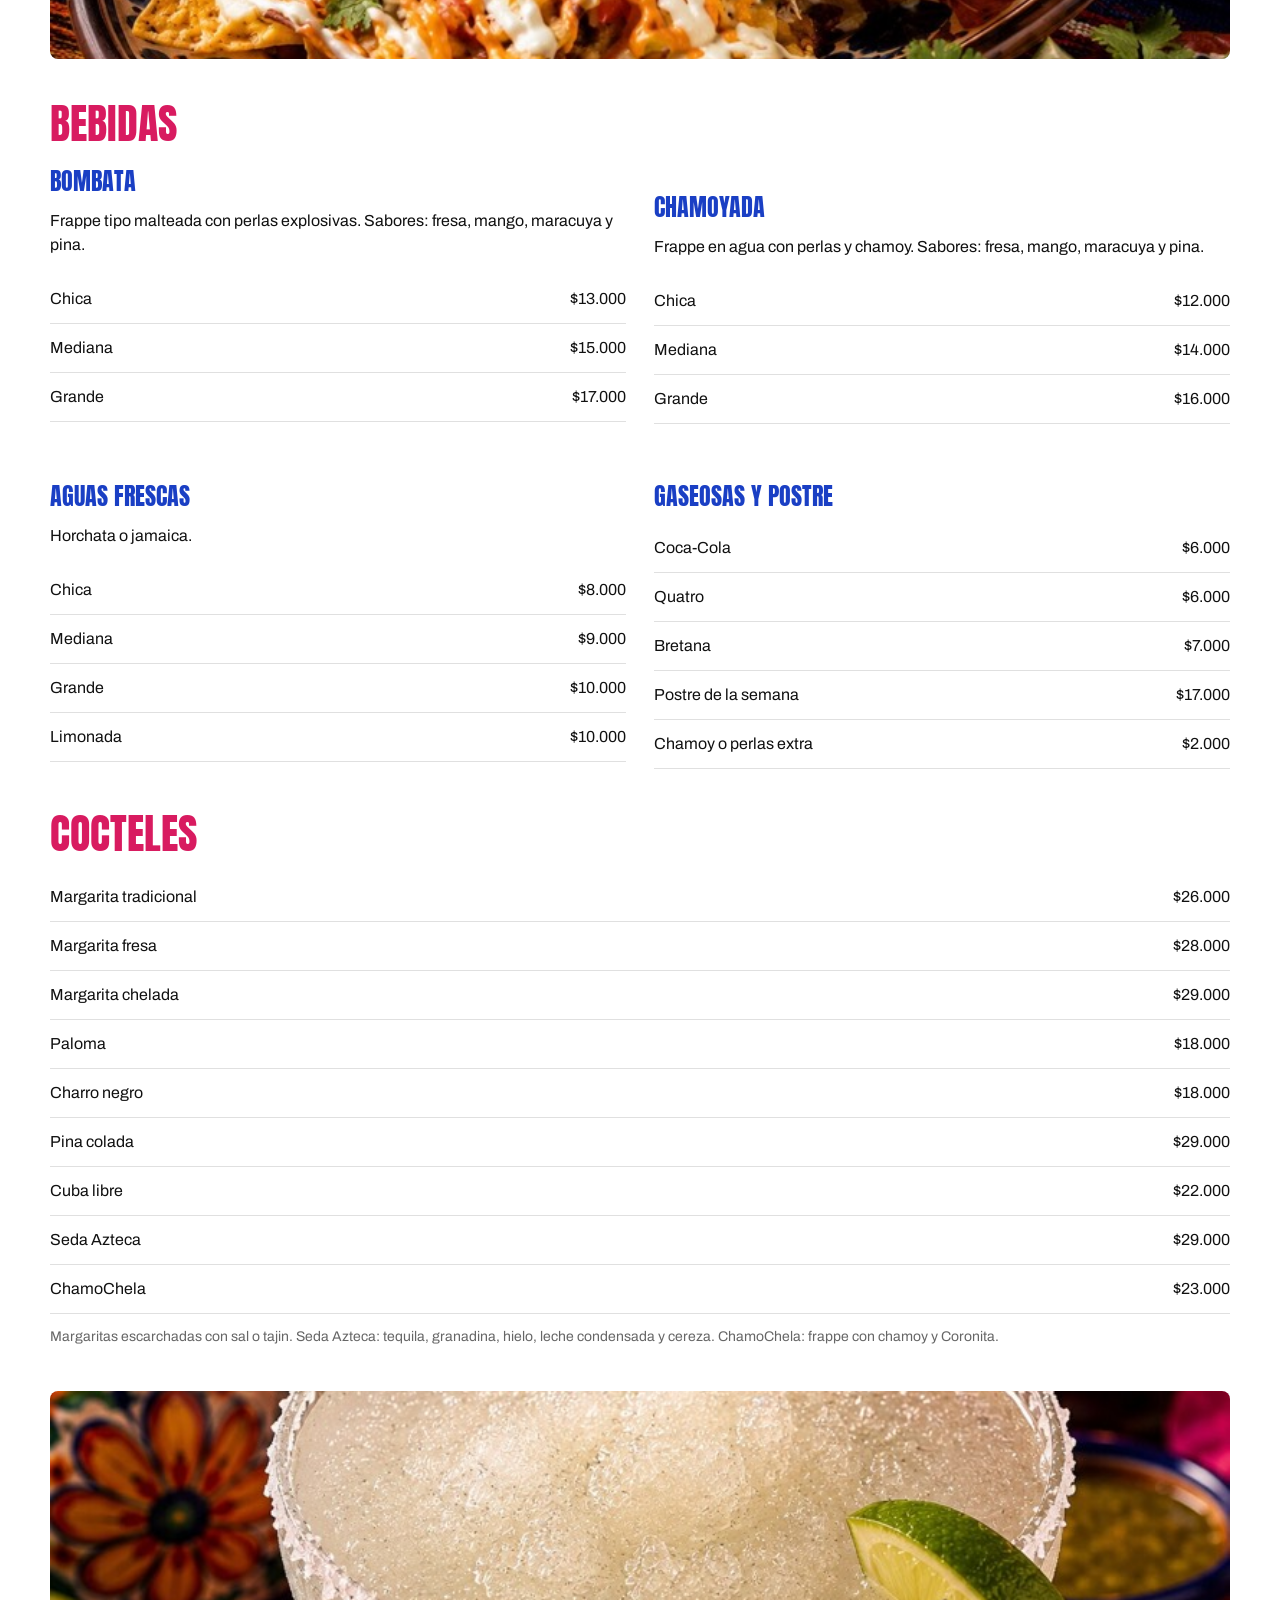
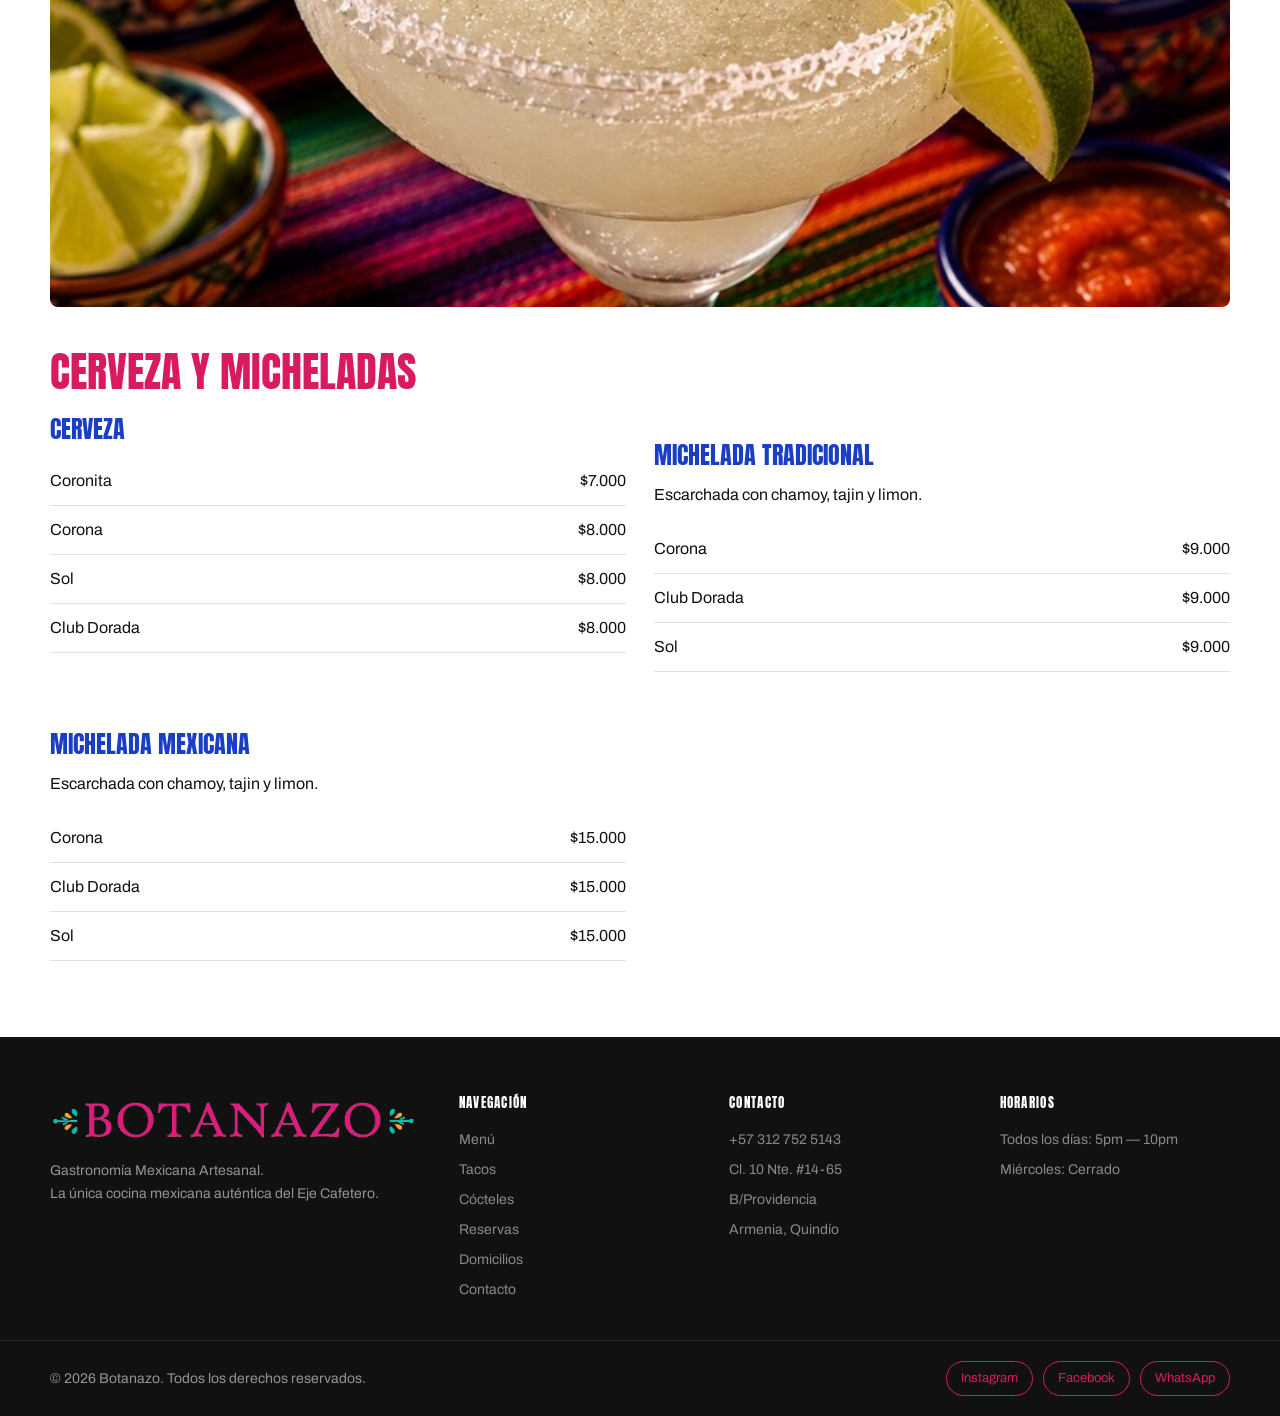
<file: public/menu.html>
<!doctype html>
<html lang="es">
  <head>
    <!-- Google Tag Manager -->
    <script>(function(w,d,s,l,i){w[l]=w[l]||[];w[l].push({'gtm.start':
    new Date().getTime(),event:'gtm.js'});var f=d.getElementsByTagName(s)[0],
    j=d.createElement(s),dl=l!='dataLayer'?'&l='+l:'';j.async=true;j.src=
    'https://www.googletagmanager.com/gtm.js?id='+i+dl;f.parentNode.insertBefore(j,f);
    })(window,document,'script','dataLayer','GTM-TNJ45R7K');</script>
    <!-- End Google Tag Manager -->
    <meta charset="utf-8" />
    <meta name="viewport" content="width=device-width, initial-scale=1" />
    <title>Menú Botanazo | Carta completa de comida mexicana en Armenia</title>
    <meta name="description" content="Carta completa de Botanazo: tacos, burritos, quesadillas, especiales, vegetariano, almuerzo, nachos, dorilocos, elotes, bebidas, cocteles, cervezas y micheladas." />
    <link rel="preconnect" href="https://fonts.googleapis.com" />
    <link rel="preconnect" href="https://fonts.gstatic.com" crossorigin />
    <link href="https://fonts.googleapis.com/css2?family=Anton&family=Archivo:wght@400;500;700&family=Bowlby+One&family=Caveat:wght@600&display=swap" rel="stylesheet" />
    <link rel="stylesheet" href="./styles-v22.css" />
    <link rel="icon" type="image/svg+xml" href="./assets/favicon_io/favicon.svg" />
    <link rel="shortcut icon" href="./assets/favicon_io/favicon.ico" />
    <link rel="icon" type="image/png" sizes="96x96" href="./assets/favicon_io/favicon-96x96.png" />
    <link rel="apple-touch-icon" sizes="180x180" href="./assets/favicon_io/apple-touch-icon.png" />
    <link rel="manifest" href="./assets/favicon_io/site.webmanifest" />
    <!-- Meta Pixel Code -->
    <script>
      !function(f,b,e,v,n,t,s)
      {if(f.fbq)return;n=f.fbq=function(){n.callMethod?
      n.callMethod.apply(n,arguments):n.queue.push(arguments)};
      if(!f._fbq)f._fbq=n;n.push=n;n.loaded=!0;n.version='2.0';
      n.queue=[];t=b.createElement(e);t.async=!0;
      t.src=v;s=b.getElementsByTagName(e)[0];
      s.parentNode.insertBefore(t,s)}(window, document,'script',
      'https://connect.facebook.net/en_US/fbevents.js');
      fbq('init', '844948815068828');
      fbq('track', 'PageView');
    </script>
    <!-- End Meta Pixel Code -->
  </head>
  <body>
    <!-- Google Tag Manager (noscript) -->
    <noscript><iframe src="https://www.googletagmanager.com/ns.html?id=GTM-TNJ45R7K" height="0" width="0" style="display:none;visibility:hidden"></iframe></noscript>
    <!-- End Google Tag Manager (noscript) -->
    <!-- Meta Pixel Code -->
    <noscript><img height="1" width="1" style="display:none" src="https://www.facebook.com/tr?id=844948815068828&ev=PageView&noscript=1" /></noscript>
    <!-- End Meta Pixel Code -->
    <header class="site-header">
      <nav class="nav">
        <a class="brand" href="./index.html"><img src="./assets/images/logo-botanazo-mini.png" alt="Botanazo Gastronomia Mexicana" /></a>
        <button class="nav-toggle" data-nav-toggle aria-label="Abrir menú"><svg width="24" height="24" viewBox="0 0 24 24" fill="none" stroke="currentColor" stroke-width="2" stroke-linecap="round"><line x1="3" y1="6" x2="21" y2="6"/><line x1="3" y1="12" x2="21" y2="12"/><line x1="3" y1="18" x2="21" y2="18"/></svg></button>
        <div class="nav-links" data-nav-links>
          <a href="./menu.html">Menú</a>
          <a href="./tacos-en-armenia.html">Tacos</a>
          <a href="./cocteles.html">Cócteles</a><a href="./reservas.html">Reservas</a><a href="./domicilios.html">Domicilios</a>
          <a href="./contacto.html">Contacto</a>
        </div>
        <a class="button button-primary nav-cta" href="./domicilios.html">Domicilios</a>
      </nav>
    </header>

    <main>
      <section class="page-hero page-hero-menu">
        <div class="page-hero-inner">
          <div class="eyebrow">Carta completa</div>
          <h1>Menú Botanazo</h1>
          <p class="lead">Precios en pesos colombianos. Carta vigente del restaurante.</p>
        </div>
      </section>

      <section class="band band-white">
        <div class="section">
          <nav class="menu-jump" aria-label="Secciones del menú">
            <a href="#tacos">Tacos</a>
            <a href="#burritos">Burritos</a>
            <a href="#quesadillas">Quesadillas</a>
            <a href="#especiales">Especiales</a>
            <a href="#vegetariano">Vegetariano</a>
            <a href="#almuerzo">Almuerzo</a>
            <a href="#antojitos">Antojitos</a>
            <a href="#bebidas">Bebidas</a>
            <a href="#cocteles">Cocteles</a>
            <a href="#cerveza">Cerveza</a>
          </nav>

          <section class="menu-section" id="tacos">
            <h2>Tacos</h2>
            <p class="menu-copy">Llevan cebolla y cilantro.</p>
            <div class="table-scroll">
            <table class="menu-table">
              <thead><tr><th>Taco</th><th>Unidad</th><th>Orden x3</th><th>Orden x5</th><th>Orden x10</th></tr></thead>
              <tbody>
                <tr><td>Pastor <span class="small-note">cerdo marinado y un trozo de pina</span></td><td>$8.500</td><td>$23.000</td><td>$39.000</td><td>$77.500</td></tr>
                <tr><td>Carnitas <span class="small-note">cerdo confitado</span></td><td>$8.500</td><td>$23.000</td><td>$39.000</td><td>$77.500</td></tr>
                <tr><td>Longaniza <span class="small-note">chorizo de cerdo</span></td><td>—</td><td>$26.500</td><td>$44.000</td><td>$87.500</td></tr>
                <tr><td>Suadero <span class="small-note">res confitada</span></td><td>$8.500</td><td>$23.000</td><td>$39.000</td><td>$77.500</td></tr>
                <tr><td>Tripa <span class="small-note">chunchulla de res</span></td><td>$8.500</td><td>$23.000</td><td>$39.000</td><td>$77.500</td></tr>
                <tr><td>Birria <span class="small-note">res a coccion lenta</span></td><td>$9.000</td><td>$26.500</td><td>$44.000</td><td>$86.500</td></tr>
                <tr><td>Campechano <span class="small-note">suadero con longaniza</span></td><td>$8.500</td><td>$23.000</td><td>$39.000</td><td>$77.500</td></tr>
                <tr><td>Pollo</td><td>—</td><td>$29.500</td><td>$49.000</td><td>$96.500</td></tr>
              </tbody>
            </table>
            </div>
            <p class="menu-detail">Pide tu taco con queso por $1.000 adicionales por unidad.</p>
          </section>

          <figure class="menu-photo-band">
            <img src="./assets/images/tacos-en-armenia-hero.jpg" alt="Tacos mexicanos servidos en Botanazo" srcset="./assets/images/mobile/tacos-en-armenia-hero-mobile.jpg 820w, ./assets/images/tacos-en-armenia-hero.jpg 1254w" sizes="(max-width: 860px) 100vw, 50vw">
          </figure>

          <section class="menu-section" id="burritos">
            <h2>Burritos</h2>
            <p class="menu-copy">Tortilla de harina grande rellena con frijoles refritos, pico de gallo, pimenton sofrito, queso mozzarella, guacamole y carne tradicional mexicana.</p>
            <table class="menu-table">
              <tbody>
                <tr><td>Tripa, carnitas o pastor</td><td>$26.000</td></tr>
                <tr><td>Suadero, pollo o longaniza</td><td>$28.000</td></tr>
                <tr><td>Mixto <span class="small-note">dos tipos de carne</span></td><td>$28.000</td></tr>
                <tr><td>Burro especial</td><td>$33.000</td></tr>
                <tr><td>Birria</td><td>$29.000</td></tr>
              </tbody>
            </table>
            <p class="menu-detail">Burro especial: gratinado con costra de queso, banado con guacamole, pico de gallo y crema agria.</p>
          </section>

          <section class="menu-section" id="quesadillas">
            <h2>Quesadillas</h2>
            <table class="menu-table">
              <thead><tr><th>Quesadilla</th><th>Solita</th><th>Acompanada</th></tr></thead>
              <tbody>
                <tr><td>Solo queso</td><td>$18.000</td><td>$22.000</td></tr>
                <tr><td>Sincronizada <span class="small-note">jamon de cerdo</span></td><td>$18.000</td><td>$22.000</td></tr>
                <tr><td>Carnitas, pastor o tripa</td><td>$19.000</td><td>$23.000</td></tr>
                <tr><td>Suadero, pollo o longaniza</td><td>$20.000</td><td>$24.000</td></tr>
                <tr><td>Quesadilla Maya <span class="small-note">frijol refrito y carne</span></td><td>$22.000</td><td>$26.000</td></tr>
                <tr><td>Quesabirria</td><td>$23.000</td><td>$27.000</td></tr>
                <tr><td>Mixta <span class="small-note">dos carnes</span></td><td>$22.000</td><td>$26.000</td></tr>
              </tbody>
            </table>
            <p class="menu-detail">Acompanada: elige 2 entre guacamole, crema agria y pico de gallo.</p>
          </section>

          <section class="menu-section">
            <h2>Adicionales</h2>
            <table class="menu-table">
              <tbody>
                <tr><td>Guacamole, crema agria o pico de gallo</td><td>$4.000</td></tr>
                <tr><td>Tortilla <span class="small-note">1 unidad</span></td><td>$1.500</td></tr>
              </tbody>
            </table>
          </section>

          <section class="menu-section" id="especiales">
            <h2>Especiales</h2>
            <div class="menu-two-col">
              <div class="menu-subsection">
                <h3>Chilaquiles</h3>
                <p class="menu-copy">Totopos en salsa roja, crema fresca, cebolla, queso, huevo y cilantro fresco.</p>
                <table class="menu-table">
                  <tbody>
                    <tr><td>Tripa, carnitas o pastor</td><td>$33.000</td></tr>
                    <tr><td>Suadero, longaniza o pollo</td><td>$35.000</td></tr>
                    <tr><td>Birria</td><td>$37.000</td></tr>
                  </tbody>
                </table>
              </div>
              <div class="menu-subsection">
                <h3>Alambre</h3>
                <p class="menu-copy">Carne, cebolla, pimentones y queso mozzarella con tortilla de maiz y guacamole.</p>
                <table class="menu-table">
                  <tbody>
                    <tr><td>Tripa, carnitas o pastor</td><td>$35.000</td></tr>
                    <tr><td>Suadero, longaniza o pollo</td><td>$37.000</td></tr>
                    <tr><td>Birria</td><td>$39.000</td></tr>
                  </tbody>
                </table>
              </div>
              <div class="menu-subsection">
                <h3>Cazuela de queso</h3>
                <p class="menu-copy">Queso fundido con guacamole y tortillas.</p>
                <table class="menu-table">
                  <tbody>
                    <tr><td>Tripa, carnitas o pastor</td><td>$34.000</td></tr>
                    <tr><td>Suadero, longaniza o pollo</td><td>$36.000</td></tr>
                    <tr><td>Birria</td><td>$38.000</td></tr>
                  </tbody>
                </table>
              </div>
              <div class="menu-subsection">
                <h3>Costra de queso</h3>
                <p class="menu-copy">Queso fundido con guacamole, tortillas y chicharron de queso.</p>
                <table class="menu-table">
                  <tbody>
                    <tr><td>Tripa, carnitas o pastor</td><td>$34.000</td></tr>
                    <tr><td>Suadero, longaniza o pollo</td><td>$36.000</td></tr>
                    <tr><td>Birria</td><td>$38.000</td></tr>
                  </tbody>
                </table>
              </div>
            </div>
          </section>

          <section class="menu-section" id="vegetariano">
            <h2>Vegetariano</h2>
            <table class="menu-table">
              <tbody>
                <tr><td>Tacos</td><td>$26.000</td></tr>
                <tr><td>Quesadilla</td><td>$18.000</td></tr>
                <tr><td>Quesadilla Azteca</td><td>$20.000</td></tr>
                <tr><td>Nachos</td><td>$28.000</td></tr>
                <tr><td>Burro</td><td>$26.000</td></tr>
                <tr><td>Elote</td><td>$9.000</td></tr>
                <tr><td>Esquite</td><td>$8.000</td></tr>
              </tbody>
            </table>
            <p class="menu-detail">Tacos: 3 tortillas con frijol refrito, pimenton, costra de queso, guacamole y pico de gallo. Quesadilla Azteca: queso, pimenton y frijol refrito.</p>
          </section>

          <section class="menu-section" id="almuerzo">
            <h2>Almuerzo Botanazo</h2>
            <table class="menu-table">
              <tbody>
                <tr><td>Chilaquiles</td><td>$29.000</td></tr>
                <tr><td>Enchiladas rojas</td><td>$29.000</td></tr>
              </tbody>
            </table>
            <p class="menu-detail">Chilaquiles: pollo, suadero o pastor, huevo frito, arroz mexicano, guacamole, frijoles refritos y agua de horchata o jamaica. Enchiladas rojas: 3 tortillas rellenas de pollo con salsa mexicana, crema, lechuga, queso mozzarella y los mismos acompanamientos.</p>
          </section>

          <figure class="menu-photo-band">
            <img src="./assets/images/chilaquiles-mexicanos-botanazo-armenia.jpg" alt="Chilaquiles mexicanos de Botanazo" srcset="./assets/images/mobile/chilaquiles-mexicanos-botanazo-armenia-mobile.jpg 820w, ./assets/images/chilaquiles-mexicanos-botanazo-armenia.jpg 1254w" sizes="(max-width: 860px) 100vw, 50vw">
          </figure>

          <section class="menu-section" id="antojitos">
            <h2>Antojitos</h2>
            <div class="menu-two-col">
              <div class="menu-subsection">
                <h3>Nachos</h3>
                <p class="menu-copy">Totopos con queso fundido, frijoles refritos, pico de gallo, crema, cheddar, carne y jalapenos.</p>
                <table class="menu-table">
                  <thead><tr><th>Nachos</th><th>Personal</th><th>Para compartir</th></tr></thead>
                  <tbody>
                    <tr><td>Tripa, carnitas o pastor</td><td>$16.000</td><td>$29.000</td></tr>
                    <tr><td>Suadero, pollo o longaniza</td><td>$17.000</td><td>$30.000</td></tr>
                    <tr><td>Nachos Botanazo</td><td>$19.000</td><td>$32.000</td></tr>
                    <tr><td>Birria</td><td>$18.000</td><td>$32.000</td></tr>
                  </tbody>
                </table>
              </div>
              <div class="menu-subsection">
                <h3>Dorilocos</h3>
                <p class="menu-copy">Doritos con carne, queso cheddar, salsa de maiz, mozzarella, crema y pico de gallo.</p>
                <table class="menu-table">
                  <tbody>
                    <tr><td>Tripa, carnitas o pastor</td><td>$21.000</td></tr>
                    <tr><td>Suadero, pollo o longaniza</td><td>$22.000</td></tr>
                    <tr><td>Birria</td><td>$24.000</td></tr>
                  </tbody>
                </table>
              </div>
              <div class="menu-subsection">
                <h3>Elotes</h3>
                <table class="menu-table">
                  <tbody>
                    <tr><td>Dorielote / Takiselote</td><td>$15.000</td></tr>
                    <tr><td>Con carne (Doritos/Takis)</td><td>$20.000</td></tr>
                    <tr><td>Flamin' Hot (picante)</td><td>$26.000</td></tr>
                    <tr><td>Birria elote</td><td>$29.000</td></tr>
                    <tr><td>Elote Botanazo</td><td>$28.000</td></tr>
                  </tbody>
                </table>
                <p class="menu-detail">Mazorca entera con mayonesa, cheddar y Doritos o Takis triturados; la version con carne suma trocitos de la carne que gustes.</p>
              </div>
              <div class="menu-subsection">
                <h3>Esquites</h3>
                <p class="menu-copy">Maiz tierno hervido con mayonesa, queso, limon y toppings.</p>
                <table class="menu-table">
                  <tbody>
                    <tr><td>Doriesquites</td><td>$8.000</td></tr>
                    <tr><td>Takisesquites</td><td>$8.000</td></tr>
                    <tr><td>Con carne</td><td>$20.000</td></tr>
                    <tr><td>Birria</td><td>$24.000</td></tr>
                    <tr><td>Dos carnes</td><td>$22.000</td></tr>
                    <tr><td>Flamin' Hot (picante)</td><td>$23.000</td></tr>
                    <tr><td>Volcan con carne</td><td>$32.000</td></tr>
                  </tbody>
                </table>
                <p class="menu-detail">Volcan con carne: dorielote con esquite en la base, Doritos enteros, mozzarella, salsa de maiz, cheddar y chile en polvo.</p>
              </div>
            </div>
          </section>

          <figure class="menu-photo-band">
            <img src="./assets/images/nachos-mexicanos-botanazo-armenia.jpg" alt="Nachos mexicanos de Botanazo" srcset="./assets/images/mobile/nachos-mexicanos-botanazo-armenia-mobile.jpg 820w, ./assets/images/nachos-mexicanos-botanazo-armenia.jpg 1254w" sizes="(max-width: 860px) 100vw, 50vw">
          </figure>

          <section class="menu-section" id="bebidas">
            <h2>Bebidas</h2>
            <div class="menu-two-col">
              <div class="menu-subsection">
                <h3>Bombata</h3>
                <p class="menu-copy">Frappe tipo malteada con perlas explosivas. Sabores: fresa, mango, maracuya y pina.</p>
                <table class="menu-table">
                  <tbody>
                    <tr><td>Chica</td><td>$13.000</td></tr>
                    <tr><td>Mediana</td><td>$15.000</td></tr>
                    <tr><td>Grande</td><td>$17.000</td></tr>
                  </tbody>
                </table>
              </div>
              <div class="menu-subsection">
                <h3>Chamoyada</h3>
                <p class="menu-copy">Frappe en agua con perlas y chamoy. Sabores: fresa, mango, maracuya y pina.</p>
                <table class="menu-table">
                  <tbody>
                    <tr><td>Chica</td><td>$12.000</td></tr>
                    <tr><td>Mediana</td><td>$14.000</td></tr>
                    <tr><td>Grande</td><td>$16.000</td></tr>
                  </tbody>
                </table>
              </div>
              <div class="menu-subsection">
                <h3>Aguas frescas</h3>
                <p class="menu-copy">Horchata o jamaica.</p>
                <table class="menu-table">
                  <tbody>
                    <tr><td>Chica</td><td>$8.000</td></tr>
                    <tr><td>Mediana</td><td>$9.000</td></tr>
                    <tr><td>Grande</td><td>$10.000</td></tr>
                    <tr><td>Limonada</td><td>$10.000</td></tr>
                  </tbody>
                </table>
              </div>
              <div class="menu-subsection">
                <h3>Gaseosas y postre</h3>
                <table class="menu-table">
                  <tbody>
                    <tr><td>Coca-Cola</td><td>$6.000</td></tr>
                    <tr><td>Quatro</td><td>$6.000</td></tr>
                    <tr><td>Bretana</td><td>$7.000</td></tr>
                    <tr><td>Postre de la semana</td><td>$17.000</td></tr>
                    <tr><td>Chamoy o perlas extra</td><td>$2.000</td></tr>
                  </tbody>
                </table>
              </div>
            </div>
          </section>

          <section class="menu-section" id="cocteles">
            <h2>Cocteles</h2>
            <table class="menu-table">
              <tbody>
                <tr><td>Margarita tradicional</td><td>$26.000</td></tr>
                <tr><td>Margarita fresa</td><td>$28.000</td></tr>
                <tr><td>Margarita chelada</td><td>$29.000</td></tr>
                <tr><td>Paloma</td><td>$18.000</td></tr>
                <tr><td>Charro negro</td><td>$18.000</td></tr>
                <tr><td>Pina colada</td><td>$29.000</td></tr>
                <tr><td>Cuba libre</td><td>$22.000</td></tr>
                <tr><td>Seda Azteca</td><td>$29.000</td></tr>
                <tr><td>ChamoChela</td><td>$23.000</td></tr>
              </tbody>
            </table>
            <p class="menu-detail">Margaritas escarchadas con sal o tajin. Seda Azteca: tequila, granadina, hielo, leche condensada y cereza. ChamoChela: frappe con chamoy y Coronita.</p>
          </section>

          <figure class="menu-photo-band">
            <img src="./assets/images/cocteles-mexicanos-botanazo-armenia.jpg" alt="Cocteles mexicanos de Botanazo" srcset="./assets/images/mobile/cocteles-mexicanos-botanazo-armenia-mobile.jpg 820w, ./assets/images/cocteles-mexicanos-botanazo-armenia.jpg 1254w" sizes="(max-width: 860px) 100vw, 50vw">
          </figure>

          <section class="menu-section" id="cerveza">
            <h2>Cerveza y micheladas</h2>
            <div class="menu-two-col">
              <div class="menu-subsection">
                <h3>Cerveza</h3>
                <table class="menu-table">
                  <tbody>
                    <tr><td>Coronita</td><td>$7.000</td></tr>
                    <tr><td>Corona</td><td>$8.000</td></tr>
                    <tr><td>Sol</td><td>$8.000</td></tr>
                    <tr><td>Club Dorada</td><td>$8.000</td></tr>
                  </tbody>
                </table>
              </div>
              <div class="menu-subsection">
                <h3>Michelada tradicional</h3>
                <p class="menu-copy">Escarchada con chamoy, tajin y limon.</p>
                <table class="menu-table">
                  <tbody>
                    <tr><td>Corona</td><td>$9.000</td></tr>
                    <tr><td>Club Dorada</td><td>$9.000</td></tr>
                    <tr><td>Sol</td><td>$9.000</td></tr>
                  </tbody>
                </table>
              </div>
              <div class="menu-subsection">
                <h3>Michelada mexicana</h3>
                <p class="menu-copy">Escarchada con chamoy, tajin y limon.</p>
                <table class="menu-table">
                  <tbody>
                    <tr><td>Corona</td><td>$15.000</td></tr>
                    <tr><td>Club Dorada</td><td>$15.000</td></tr>
                    <tr><td>Sol</td><td>$15.000</td></tr>
                  </tbody>
                </table>
              </div>
            </div>
          </section>
        </div>
      </section>
    </main>
    <footer class="footer">
      <div class="footer-inner">
        <div>
          <img class="footer-brand" src="./assets/images/logo-botanazo-mini.png" alt="Botanazo Gastronomia Mexicana" />
          <p>Gastronomía Mexicana Artesanal.<br />La única cocina mexicana auténtica del Eje Cafetero.</p>
        </div>
        <div>
          <h4 class="footer-heading">Navegación</h4>
          <ul class="footer-links">
            <li><a href="./menu.html">Menú</a></li>
            <li><a href="./tacos-en-armenia.html">Tacos</a></li>
            <li><a href="./cocteles.html">Cócteles</a></li>
            <li><a href="./reservas.html">Reservas</a></li>
            <li><a href="./domicilios.html">Domicilios</a></li>
            <li><a href="./contacto.html">Contacto</a></li>
          </ul>
        </div>
        <div>
          <h4 class="footer-heading">Contacto</h4>
          <ul class="footer-links">
            <li><a href="https://wa.me/573127525143">+57 312 752 5143</a></li>
            <li>Cl. 10 Nte. #14-65</li>
            <li>B/Providencia</li>
            <li>Armenia, Quindío</li>
          </ul>
        </div>
        <div>
          <h4 class="footer-heading">Horarios</h4>
          <ul class="footer-links">
            <li>Todos los días: 5pm — 10pm</li>
            <li>Miércoles: Cerrado</li>
          </ul>
        </div>
      </div>
      <div class="footer-bottom">
        <div class="footer-bottom-inner">
          <p>© 2026 Botanazo. Todos los derechos reservados.</p>
          <div class="footer-social">
            <a href="https://www.instagram.com/botanazoaxm/" target="_blank" rel="noopener noreferrer">Instagram</a>
            <a href="https://www.facebook.com/profile.php?id=61553035852550&amp;locale=es_LA#" target="_blank" rel="noopener noreferrer">Facebook</a>
            <a href="https://wa.me/573127525143" target="_blank" rel="noopener noreferrer">WhatsApp</a>
          </div>
        </div>
      </div>
    </footer>
    <a class="whatsapp-float" href="https://wa.me/573127525143" target="_blank" rel="noopener noreferrer" aria-label="Escribir a Botanazo por WhatsApp"><svg viewBox="0 0 24 24" fill="currentColor" aria-hidden="true"><path d="M12.04 2C6.58 2 2.13 6.45 2.13 11.91c0 1.75.46 3.45 1.33 4.95L2.05 22l5.28-1.38a9.86 9.86 0 0 0 4.71 1.2h.01c5.46 0 9.91-4.45 9.91-9.91C21.96 6.45 17.51 2 12.04 2Zm5.76 14.15c-.24.68-1.22 1.25-1.98 1.42-.53.11-1.23.2-3.57-.77-3-1.24-4.93-4.29-5.08-4.49-.14-.2-1.21-1.61-1.21-3.07 0-1.46.76-2.18 1.03-2.48.27-.3.59-.38.79-.38h.57c.18.01.43-.07.67.51.26.63.87 2.13.94 2.28.08.15.13.33.03.53-.1.2-.15.33-.3.51-.15.18-.32.4-.46.54-.15.15-.31.31-.13.61.18.3.79 1.3 1.69 2.1 1.16 1.03 2.14 1.35 2.44 1.5.3.15.48.13.66-.08.18-.2.76-.89.97-1.19.2-.3.4-.25.68-.15.28.1 1.78.84 2.08.99.3.15.51.23.59.36.07.13.07.73-.17 1.41Z"/></svg><span>WhatsApp</span></a>
    <script src="./script.js?v=13"></script>
  </body>
</html>
</file>
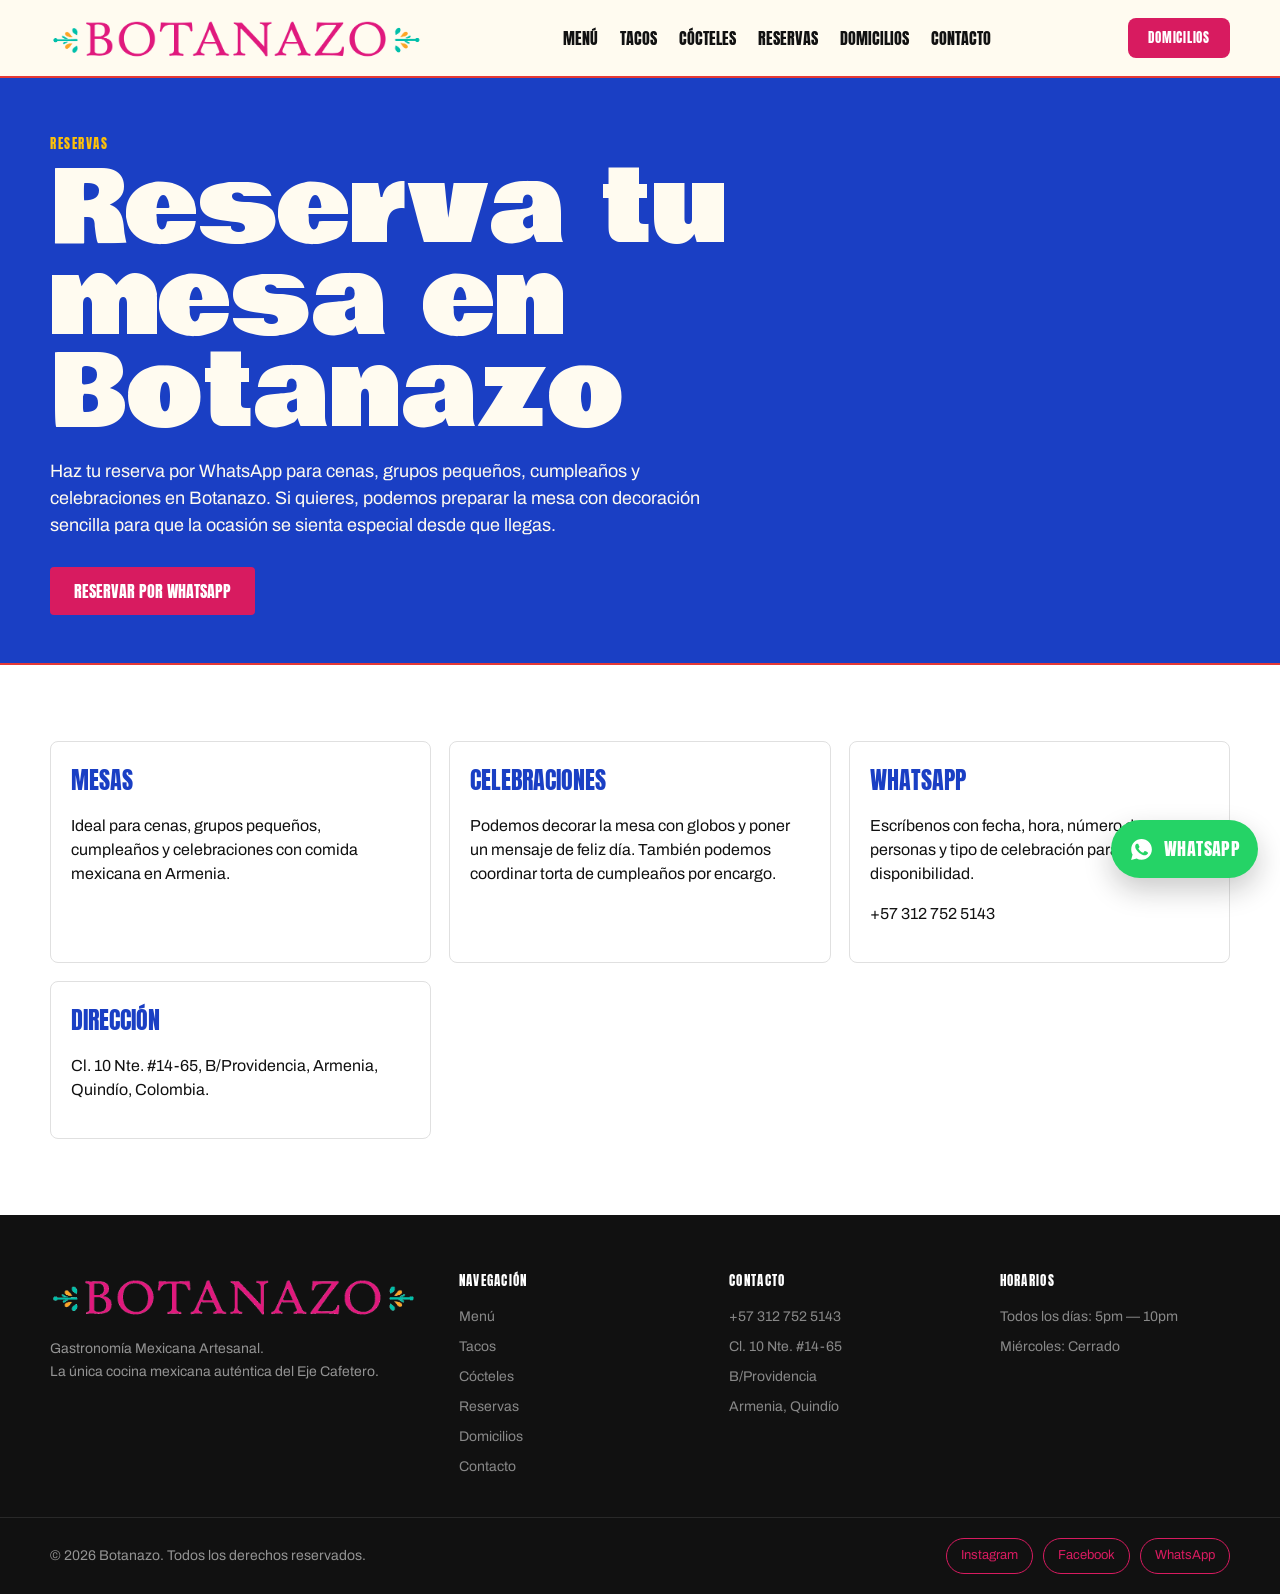
<file: public/reservas.html>
<!doctype html>
<html lang="es">
  <head>
    <!-- Google Tag Manager -->
    <script>(function(w,d,s,l,i){w[l]=w[l]||[];w[l].push({'gtm.start':
    new Date().getTime(),event:'gtm.js'});var f=d.getElementsByTagName(s)[0],
    j=d.createElement(s),dl=l!='dataLayer'?'&l='+l:'';j.async=true;j.src=
    'https://www.googletagmanager.com/gtm.js?id='+i+dl;f.parentNode.insertBefore(j,f);
    })(window,document,'script','dataLayer','GTM-TNJ45R7K');</script>
    <!-- End Google Tag Manager -->
    <meta charset="utf-8" />
    <meta name="viewport" content="width=device-width, initial-scale=1" />
    <title>Reservas y cumpleaños en Botanazo | Armenia, Quindío</title>
    <meta name="description" content="Reserva tu mesa en Botanazo por WhatsApp para cenas, grupos pequeños y cumpleaños. Podemos decorar la mesa con globos, mensaje de feliz día y coordinar torta por encargo." />
    <link rel="preconnect" href="https://fonts.googleapis.com" />
    <link rel="preconnect" href="https://fonts.gstatic.com" crossorigin />
    <link href="https://fonts.googleapis.com/css2?family=Anton&family=Archivo:wght@400;500;700&family=Bowlby+One&family=Caveat:wght@600&display=swap" rel="stylesheet" />
    <link rel="stylesheet" href="./styles-v22.css" />
    <link rel="icon" type="image/svg+xml" href="./assets/favicon_io/favicon.svg" />
    <link rel="shortcut icon" href="./assets/favicon_io/favicon.ico" />
    <link rel="icon" type="image/png" sizes="96x96" href="./assets/favicon_io/favicon-96x96.png" />
    <link rel="apple-touch-icon" sizes="180x180" href="./assets/favicon_io/apple-touch-icon.png" />
    <link rel="manifest" href="./assets/favicon_io/site.webmanifest" />
    <!-- Meta Pixel Code -->
    <script>
      !function(f,b,e,v,n,t,s)
      {if(f.fbq)return;n=f.fbq=function(){n.callMethod?
      n.callMethod.apply(n,arguments):n.queue.push(arguments)};
      if(!f._fbq)f._fbq=n;n.push=n;n.loaded=!0;n.version='2.0';
      n.queue=[];t=b.createElement(e);t.async=!0;
      t.src=v;s=b.getElementsByTagName(e)[0];
      s.parentNode.insertBefore(t,s)}(window, document,'script',
      'https://connect.facebook.net/en_US/fbevents.js');
      fbq('init', '844948815068828');
      fbq('track', 'PageView');
    </script>
    <!-- End Meta Pixel Code -->
  </head>
  <body>
    <!-- Google Tag Manager (noscript) -->
    <noscript><iframe src="https://www.googletagmanager.com/ns.html?id=GTM-TNJ45R7K" height="0" width="0" style="display:none;visibility:hidden"></iframe></noscript>
    <!-- End Google Tag Manager (noscript) -->
    <!-- Meta Pixel Code -->
    <noscript><img height="1" width="1" style="display:none" src="https://www.facebook.com/tr?id=844948815068828&ev=PageView&noscript=1" /></noscript>
    <!-- End Meta Pixel Code -->
    <header class="site-header"><nav class="nav"><a class="brand" href="./index.html"><img src="./assets/images/logo-botanazo-mini.png" alt="Botanazo Gastronomia Mexicana" /></a><button class="nav-toggle" data-nav-toggle aria-label="Abrir menú"><svg width="24" height="24" viewBox="0 0 24 24" fill="none" stroke="currentColor" stroke-width="2" stroke-linecap="round"><line x1="3" y1="6" x2="21" y2="6"/><line x1="3" y1="12" x2="21" y2="12"/><line x1="3" y1="18" x2="21" y2="18"/></svg></button><div class="nav-links" data-nav-links><a href="./menu.html">Menú</a><a href="./tacos-en-armenia.html">Tacos</a><a href="./cocteles.html">Cócteles</a><a href="./reservas.html">Reservas</a><a href="./domicilios.html">Domicilios</a><a href="./contacto.html">Contacto</a></div><a class="button button-primary nav-cta" href="./domicilios.html">Domicilios</a></nav></header>
    <main>
      <section class="page-hero"><div class="page-hero-inner"><div class="eyebrow">Reservas</div><h1>Reserva tu mesa en Botanazo</h1><p class="lead">Haz tu reserva por WhatsApp para cenas, grupos pequeños, cumpleaños y celebraciones en Botanazo. Si quieres, podemos preparar la mesa con decoración sencilla para que la ocasión se sienta especial desde que llegas.</p><div class="action-row"><a class="button button-primary" href="https://wa.me/573127525143">Reservar por WhatsApp</a></div></div></section>
      <section class="band band-white"><div class="section"><div class="info-grid"><article class="info-card"><h3>Mesas</h3><p>Ideal para cenas, grupos pequeños, cumpleaños y celebraciones con comida mexicana en Armenia.</p></article><article class="info-card"><h3>Celebraciones</h3><p>Podemos decorar la mesa con globos y poner un mensaje de feliz día. También podemos coordinar torta de cumpleaños por encargo.</p></article><article class="info-card"><h3>WhatsApp</h3><p>Escríbenos con fecha, hora, número de personas y tipo de celebración para confirmar disponibilidad.</p><p><a href="https://wa.me/573127525143">+57 312 752 5143</a></p></article><article class="info-card"><h3>Dirección</h3><p>Cl. 10 Nte. #14-65, B/Providencia, Armenia, Quindío, Colombia.</p></article></div></div></section>
    </main>
    <footer class="footer">
      <div class="footer-inner">
        <div>
          <img class="footer-brand" src="./assets/images/logo-botanazo-mini.png" alt="Botanazo Gastronomia Mexicana" />
          <p>Gastronomía Mexicana Artesanal.<br />La única cocina mexicana auténtica del Eje Cafetero.</p>
        </div>
        <div>
          <h4 class="footer-heading">Navegación</h4>
          <ul class="footer-links">
            <li><a href="./menu.html">Menú</a></li>
            <li><a href="./tacos-en-armenia.html">Tacos</a></li>
            <li><a href="./cocteles.html">Cócteles</a></li>
            <li><a href="./reservas.html">Reservas</a></li>
            <li><a href="./domicilios.html">Domicilios</a></li>
            <li><a href="./contacto.html">Contacto</a></li>
          </ul>
        </div>
        <div>
          <h4 class="footer-heading">Contacto</h4>
          <ul class="footer-links">
            <li><a href="https://wa.me/573127525143">+57 312 752 5143</a></li>
            <li>Cl. 10 Nte. #14-65</li>
            <li>B/Providencia</li>
            <li>Armenia, Quindío</li>
          </ul>
        </div>
        <div>
          <h4 class="footer-heading">Horarios</h4>
          <ul class="footer-links">
            <li>Todos los días: 5pm — 10pm</li>
            <li>Miércoles: Cerrado</li>
          </ul>
        </div>
      </div>
      <div class="footer-bottom">
        <div class="footer-bottom-inner">
          <p>© 2026 Botanazo. Todos los derechos reservados.</p>
          <div class="footer-social">
            <a href="https://www.instagram.com/botanazoaxm/" target="_blank" rel="noopener noreferrer">Instagram</a>
            <a href="https://www.facebook.com/profile.php?id=61553035852550&amp;locale=es_LA#" target="_blank" rel="noopener noreferrer">Facebook</a>
            <a href="https://wa.me/573127525143" target="_blank" rel="noopener noreferrer">WhatsApp</a>
          </div>
        </div>
      </div>
    </footer>
    <a class="whatsapp-float" href="https://wa.me/573127525143" target="_blank" rel="noopener noreferrer" aria-label="Escribir a Botanazo por WhatsApp"><svg viewBox="0 0 24 24" fill="currentColor" aria-hidden="true"><path d="M12.04 2C6.58 2 2.13 6.45 2.13 11.91c0 1.75.46 3.45 1.33 4.95L2.05 22l5.28-1.38a9.86 9.86 0 0 0 4.71 1.2h.01c5.46 0 9.91-4.45 9.91-9.91C21.96 6.45 17.51 2 12.04 2Zm5.76 14.15c-.24.68-1.22 1.25-1.98 1.42-.53.11-1.23.2-3.57-.77-3-1.24-4.93-4.29-5.08-4.49-.14-.2-1.21-1.61-1.21-3.07 0-1.46.76-2.18 1.03-2.48.27-.3.59-.38.79-.38h.57c.18.01.43-.07.67.51.26.63.87 2.13.94 2.28.08.15.13.33.03.53-.1.2-.15.33-.3.51-.15.18-.32.4-.46.54-.15.15-.31.31-.13.61.18.3.79 1.3 1.69 2.1 1.16 1.03 2.14 1.35 2.44 1.5.3.15.48.13.66-.08.18-.2.76-.89.97-1.19.2-.3.4-.25.68-.15.28.1 1.78.84 2.08.99.3.15.51.23.59.36.07.13.07.73-.17 1.41Z"/></svg><span>WhatsApp</span></a>
    <script src="./script.js?v=13"></script>
  </body>
</html>
</file>
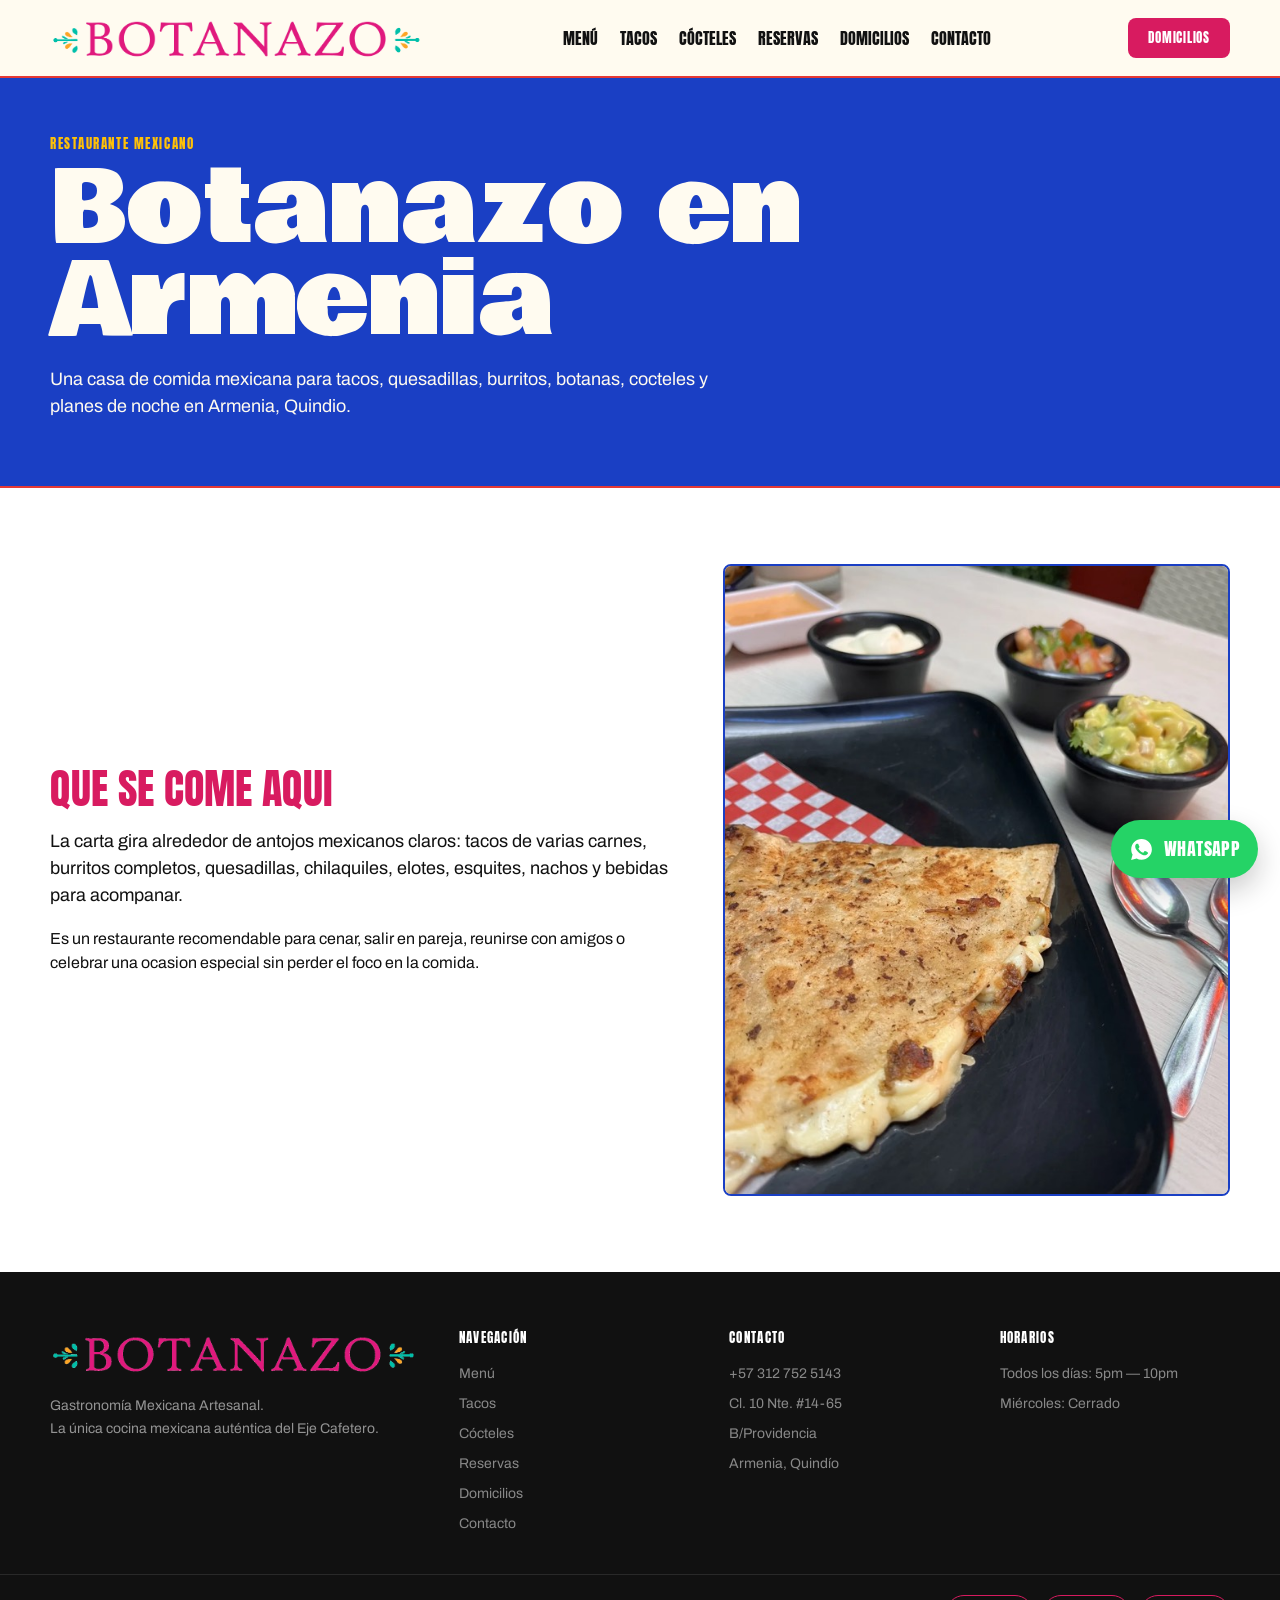
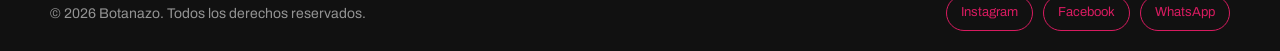
<file: public/restaurante-mexicano-armenia.html>
<!doctype html>
<html lang="es">
  <head>
    <!-- Google Tag Manager -->
    <script>(function(w,d,s,l,i){w[l]=w[l]||[];w[l].push({'gtm.start':
    new Date().getTime(),event:'gtm.js'});var f=d.getElementsByTagName(s)[0],
    j=d.createElement(s),dl=l!='dataLayer'?'&l='+l:'';j.async=true;j.src=
    'https://www.googletagmanager.com/gtm.js?id='+i+dl;f.parentNode.insertBefore(j,f);
    })(window,document,'script','dataLayer','GTM-TNJ45R7K');</script>
    <!-- End Google Tag Manager -->
    <meta charset="utf-8" />
    <meta name="viewport" content="width=device-width, initial-scale=1" />
    <title>Restaurante mexicano en Armenia | Botanazo</title>
    <meta name="description" content="Botanazo es un restaurante mexicano artesanal en Armenia, Quindio, con tacos, burritos, quesadillas, botanas y cocteles." />
    <link rel="preconnect" href="https://fonts.googleapis.com" />
    <link rel="preconnect" href="https://fonts.gstatic.com" crossorigin />
    <link href="https://fonts.googleapis.com/css2?family=Anton&family=Archivo:wght@400;500;700&family=Bowlby+One&family=Caveat:wght@600&display=swap" rel="stylesheet" />
    <link rel="stylesheet" href="./styles-v22.css" />
    <link rel="icon" type="image/svg+xml" href="./assets/favicon_io/favicon.svg" />
    <link rel="shortcut icon" href="./assets/favicon_io/favicon.ico" />
    <link rel="icon" type="image/png" sizes="96x96" href="./assets/favicon_io/favicon-96x96.png" />
    <link rel="apple-touch-icon" sizes="180x180" href="./assets/favicon_io/apple-touch-icon.png" />
    <link rel="manifest" href="./assets/favicon_io/site.webmanifest" />
    <!-- Meta Pixel Code -->
    <script>
      !function(f,b,e,v,n,t,s)
      {if(f.fbq)return;n=f.fbq=function(){n.callMethod?
      n.callMethod.apply(n,arguments):n.queue.push(arguments)};
      if(!f._fbq)f._fbq=n;n.push=n;n.loaded=!0;n.version='2.0';
      n.queue=[];t=b.createElement(e);t.async=!0;
      t.src=v;s=b.getElementsByTagName(e)[0];
      s.parentNode.insertBefore(t,s)}(window, document,'script',
      'https://connect.facebook.net/en_US/fbevents.js');
      fbq('init', '844948815068828');
      fbq('track', 'PageView');
    </script>
    <!-- End Meta Pixel Code -->
  </head>
  <body>
    <!-- Google Tag Manager (noscript) -->
    <noscript><iframe src="https://www.googletagmanager.com/ns.html?id=GTM-TNJ45R7K" height="0" width="0" style="display:none;visibility:hidden"></iframe></noscript>
    <!-- End Google Tag Manager (noscript) -->
    <!-- Meta Pixel Code -->
    <noscript><img height="1" width="1" style="display:none" src="https://www.facebook.com/tr?id=844948815068828&ev=PageView&noscript=1" /></noscript>
    <!-- End Meta Pixel Code -->
    <header class="site-header"><nav class="nav"><a class="brand" href="./index.html"><img src="./assets/images/logo-botanazo-mini.png" alt="Botanazo Gastronomia Mexicana" /></a><button class="nav-toggle" data-nav-toggle aria-label="Abrir menú"><svg width="24" height="24" viewBox="0 0 24 24" fill="none" stroke="currentColor" stroke-width="2" stroke-linecap="round"><line x1="3" y1="6" x2="21" y2="6"/><line x1="3" y1="12" x2="21" y2="12"/><line x1="3" y1="18" x2="21" y2="18"/></svg></button><div class="nav-links" data-nav-links><a href="./menu.html">Menú</a><a href="./tacos-en-armenia.html">Tacos</a><a href="./cocteles.html">Cócteles</a><a href="./reservas.html">Reservas</a><a href="./domicilios.html">Domicilios</a><a href="./contacto.html">Contacto</a></div><a class="button button-primary nav-cta" href="./domicilios.html">Domicilios</a></nav></header>
    <main>
      <section class="page-hero"><div class="page-hero-inner"><div class="eyebrow">Restaurante mexicano</div><h1>Botanazo en Armenia</h1><p class="lead">Una casa de comida mexicana para tacos, quesadillas, burritos, botanas, cocteles y planes de noche en Armenia, Quindio.</p></div></section>
      <section class="band band-white"><div class="split"><div><h2>Que se come aqui</h2><p class="lead">La carta gira alrededor de antojos mexicanos claros: tacos de varias carnes, burritos completos, quesadillas, chilaquiles, elotes, esquites, nachos y bebidas para acompanar.</p><p>Es un restaurante recomendable para cenar, salir en pareja, reunirse con amigos o celebrar una ocasion especial sin perder el foco en la comida.</p></div><div class="photo-frame"><img src="./assets/images/IMG_5180.webp" alt="Quesadilla de Botanazo" srcset="./assets/images/mobile/IMG_5180-mobile.jpg 820w, ./assets/images/IMG_5180.webp 1254w" sizes="(max-width: 860px) 100vw, 50vw"></div></div></section>
    </main>
    <footer class="footer">
      <div class="footer-inner">
        <div>
          <img class="footer-brand" src="./assets/images/logo-botanazo-mini.png" alt="Botanazo Gastronomia Mexicana" />
          <p>Gastronomía Mexicana Artesanal.<br />La única cocina mexicana auténtica del Eje Cafetero.</p>
        </div>
        <div>
          <h4 class="footer-heading">Navegación</h4>
          <ul class="footer-links">
            <li><a href="./menu.html">Menú</a></li>
            <li><a href="./tacos-en-armenia.html">Tacos</a></li>
            <li><a href="./cocteles.html">Cócteles</a></li>
            <li><a href="./reservas.html">Reservas</a></li>
            <li><a href="./domicilios.html">Domicilios</a></li>
            <li><a href="./contacto.html">Contacto</a></li>
          </ul>
        </div>
        <div>
          <h4 class="footer-heading">Contacto</h4>
          <ul class="footer-links">
            <li><a href="https://wa.me/573127525143">+57 312 752 5143</a></li>
            <li>Cl. 10 Nte. #14-65</li>
            <li>B/Providencia</li>
            <li>Armenia, Quindío</li>
          </ul>
        </div>
        <div>
          <h4 class="footer-heading">Horarios</h4>
          <ul class="footer-links">
            <li>Todos los días: 5pm — 10pm</li>
            <li>Miércoles: Cerrado</li>
          </ul>
        </div>
      </div>
      <div class="footer-bottom">
        <div class="footer-bottom-inner">
          <p>© 2026 Botanazo. Todos los derechos reservados.</p>
          <div class="footer-social">
            <a href="https://www.instagram.com/botanazoaxm/" target="_blank" rel="noopener noreferrer">Instagram</a>
            <a href="https://www.facebook.com/profile.php?id=61553035852550&amp;locale=es_LA#" target="_blank" rel="noopener noreferrer">Facebook</a>
            <a href="https://wa.me/573127525143" target="_blank" rel="noopener noreferrer">WhatsApp</a>
          </div>
        </div>
      </div>
    </footer>
    <a class="whatsapp-float" href="https://wa.me/573127525143" target="_blank" rel="noopener noreferrer" aria-label="Escribir a Botanazo por WhatsApp"><svg viewBox="0 0 24 24" fill="currentColor" aria-hidden="true"><path d="M12.04 2C6.58 2 2.13 6.45 2.13 11.91c0 1.75.46 3.45 1.33 4.95L2.05 22l5.28-1.38a9.86 9.86 0 0 0 4.71 1.2h.01c5.46 0 9.91-4.45 9.91-9.91C21.96 6.45 17.51 2 12.04 2Zm5.76 14.15c-.24.68-1.22 1.25-1.98 1.42-.53.11-1.23.2-3.57-.77-3-1.24-4.93-4.29-5.08-4.49-.14-.2-1.21-1.61-1.21-3.07 0-1.46.76-2.18 1.03-2.48.27-.3.59-.38.79-.38h.57c.18.01.43-.07.67.51.26.63.87 2.13.94 2.28.08.15.13.33.03.53-.1.2-.15.33-.3.51-.15.18-.32.4-.46.54-.15.15-.31.31-.13.61.18.3.79 1.3 1.69 2.1 1.16 1.03 2.14 1.35 2.44 1.5.3.15.48.13.66-.08.18-.2.76-.89.97-1.19.2-.3.4-.25.68-.15.28.1 1.78.84 2.08.99.3.15.51.23.59.36.07.13.07.73-.17 1.41Z"/></svg><span>WhatsApp</span></a>
    <script src="./script.js?v=13"></script>
  </body>
</html>
</file>
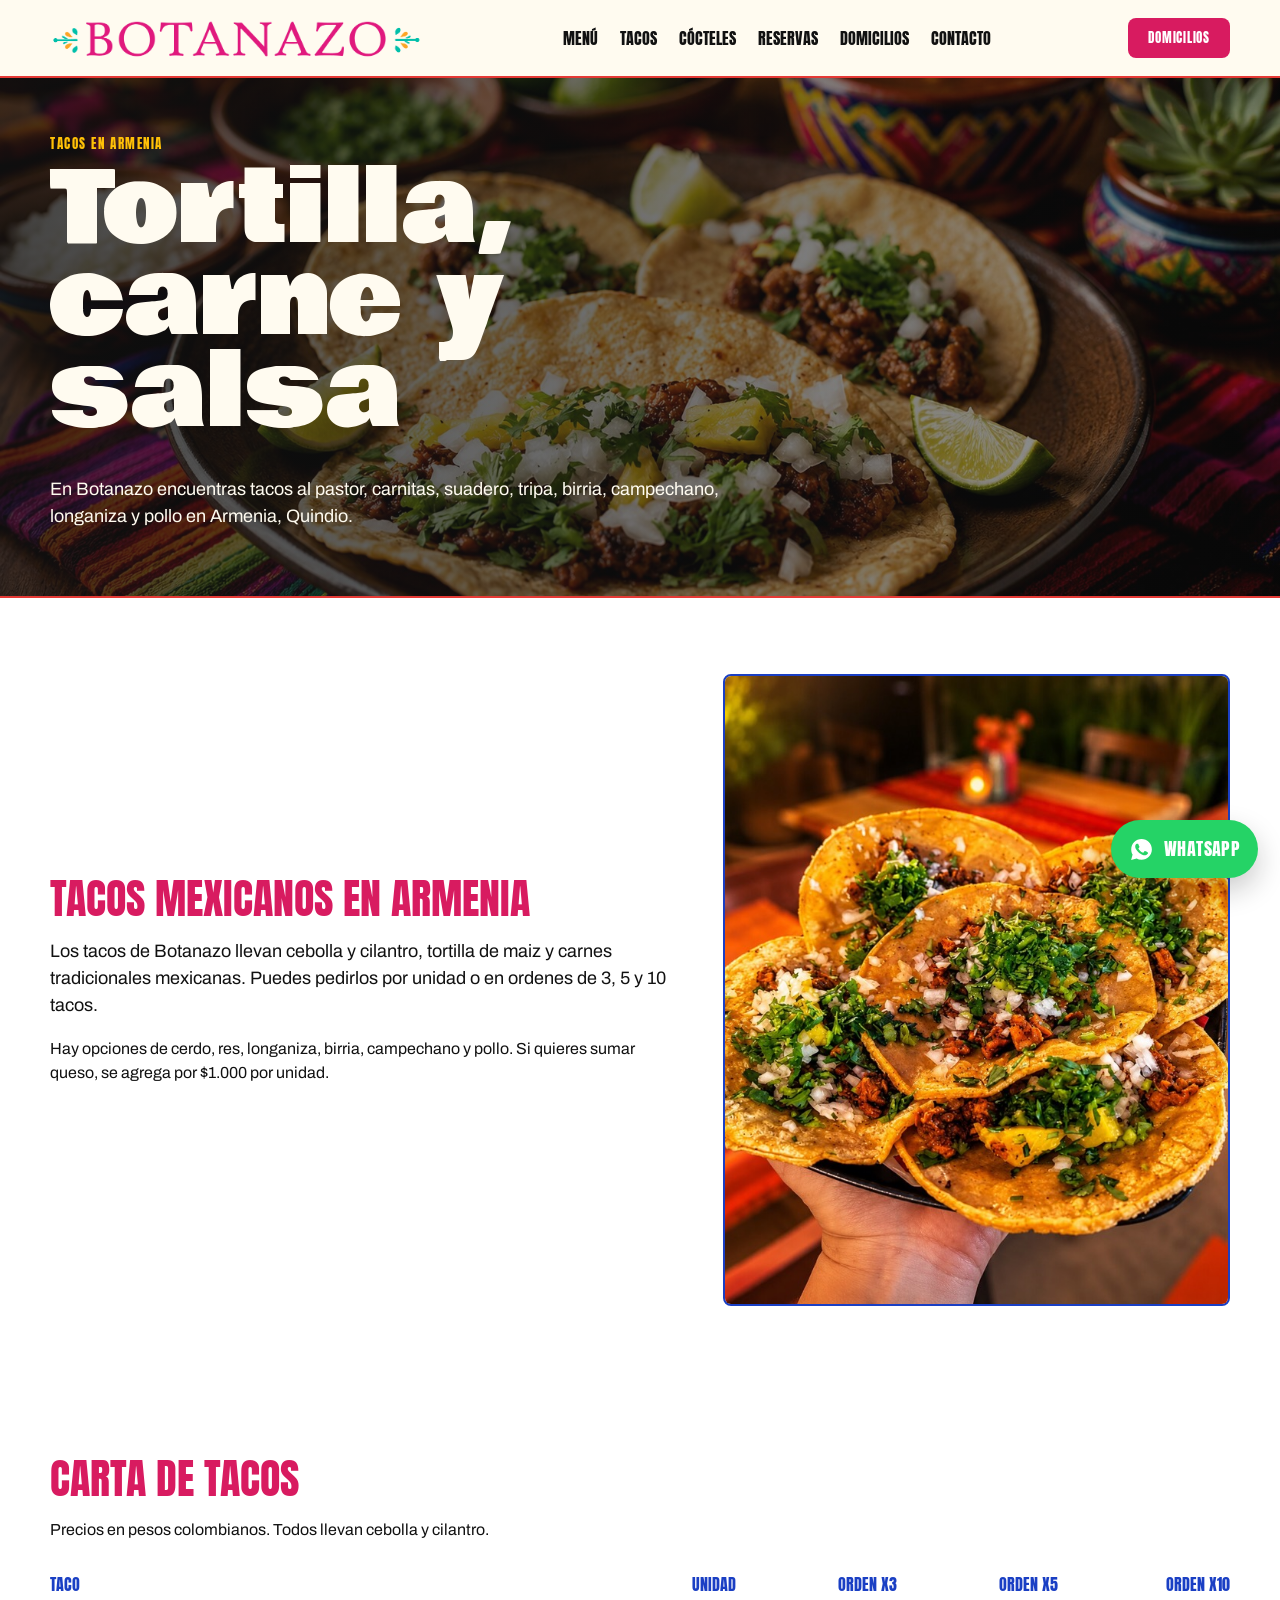
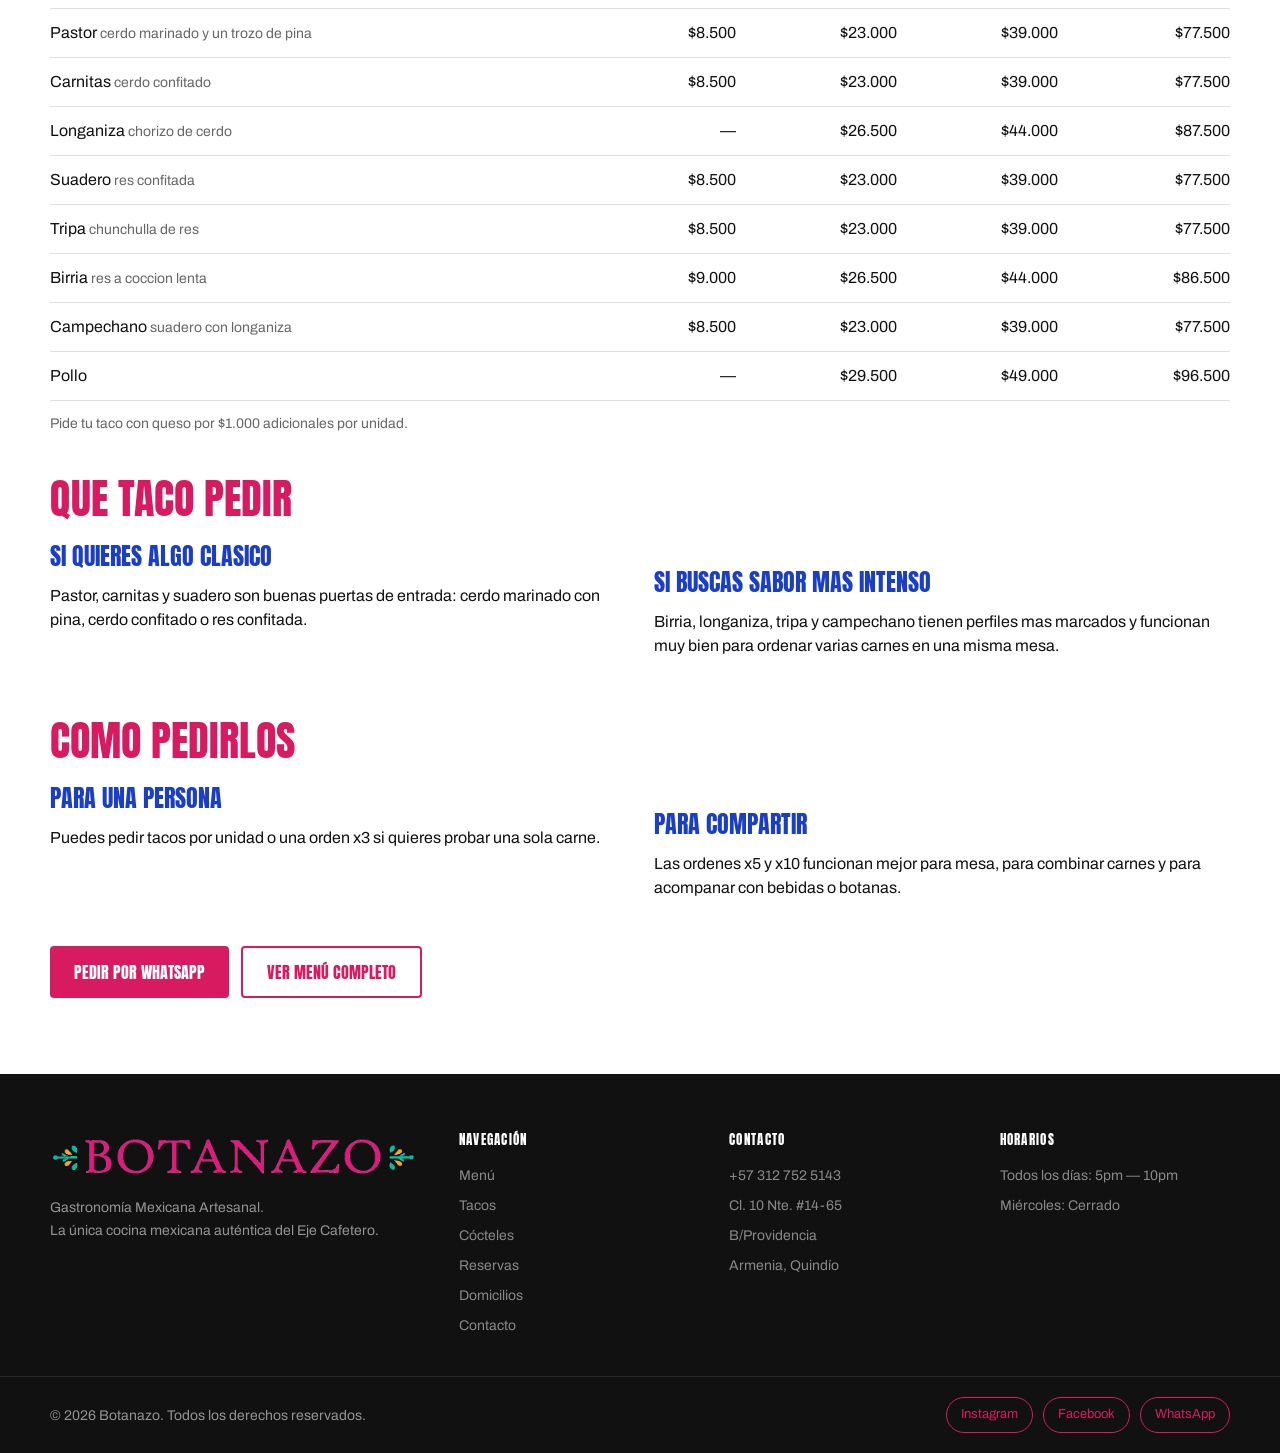
<file: public/tacos-en-armenia.html>
<!doctype html>
<html lang="es">
  <head>
    <!-- Google Tag Manager -->
    <script>(function(w,d,s,l,i){w[l]=w[l]||[];w[l].push({'gtm.start':
    new Date().getTime(),event:'gtm.js'});var f=d.getElementsByTagName(s)[0],
    j=d.createElement(s),dl=l!='dataLayer'?'&l='+l:'';j.async=true;j.src=
    'https://www.googletagmanager.com/gtm.js?id='+i+dl;f.parentNode.insertBefore(j,f);
    })(window,document,'script','dataLayer','GTM-TNJ45R7K');</script>
    <!-- End Google Tag Manager -->
    <meta charset="utf-8" />
    <meta name="viewport" content="width=device-width, initial-scale=1" />
    <title>Tacos en Armenia, Quindio | Botanazo</title>
    <meta name="description" content="Tacos en Armenia, Quindio: pastor, carnitas, suadero, tripa, birria, campechano y mas en Botanazo." />
    <link rel="preconnect" href="https://fonts.googleapis.com" />
    <link rel="preconnect" href="https://fonts.gstatic.com" crossorigin />
    <link href="https://fonts.googleapis.com/css2?family=Anton&family=Archivo:wght@400;500;700&family=Bowlby+One&family=Caveat:wght@600&display=swap" rel="stylesheet" />
    <link rel="stylesheet" href="./styles-v22.css" />
    <link rel="icon" type="image/svg+xml" href="./assets/favicon_io/favicon.svg" />
    <link rel="shortcut icon" href="./assets/favicon_io/favicon.ico" />
    <link rel="icon" type="image/png" sizes="96x96" href="./assets/favicon_io/favicon-96x96.png" />
    <link rel="apple-touch-icon" sizes="180x180" href="./assets/favicon_io/apple-touch-icon.png" />
    <link rel="manifest" href="./assets/favicon_io/site.webmanifest" />
    <!-- Meta Pixel Code -->
    <script>
      !function(f,b,e,v,n,t,s)
      {if(f.fbq)return;n=f.fbq=function(){n.callMethod?
      n.callMethod.apply(n,arguments):n.queue.push(arguments)};
      if(!f._fbq)f._fbq=n;n.push=n;n.loaded=!0;n.version='2.0';
      n.queue=[];t=b.createElement(e);t.async=!0;
      t.src=v;s=b.getElementsByTagName(e)[0];
      s.parentNode.insertBefore(t,s)}(window, document,'script',
      'https://connect.facebook.net/en_US/fbevents.js');
      fbq('init', '844948815068828');
      fbq('track', 'PageView');
    </script>
    <!-- End Meta Pixel Code -->
  </head>
  <body>
    <!-- Google Tag Manager (noscript) -->
    <noscript><iframe src="https://www.googletagmanager.com/ns.html?id=GTM-TNJ45R7K" height="0" width="0" style="display:none;visibility:hidden"></iframe></noscript>
    <!-- End Google Tag Manager (noscript) -->
    <!-- Meta Pixel Code -->
    <noscript><img height="1" width="1" style="display:none" src="https://www.facebook.com/tr?id=844948815068828&ev=PageView&noscript=1" /></noscript>
    <!-- End Meta Pixel Code -->
    <header class="site-header">
      <nav class="nav">
        <a class="brand" href="./index.html"><img src="./assets/images/logo-botanazo-mini.png" alt="Botanazo Gastronomia Mexicana" /></a>
        <button class="nav-toggle" data-nav-toggle aria-label="Abrir menú"><svg width="24" height="24" viewBox="0 0 24 24" fill="none" stroke="currentColor" stroke-width="2" stroke-linecap="round"><line x1="3" y1="6" x2="21" y2="6"/><line x1="3" y1="12" x2="21" y2="12"/><line x1="3" y1="18" x2="21" y2="18"/></svg></button>
        <div class="nav-links" data-nav-links>
          <a href="./menu.html">Menú</a><a href="./tacos-en-armenia.html">Tacos</a><a href="./cocteles.html">Cócteles</a><a href="./reservas.html">Reservas</a><a href="./domicilios.html">Domicilios</a><a href="./contacto.html">Contacto</a>
        </div>
        <a class="button button-primary nav-cta" href="./domicilios.html">Domicilios</a>
      </nav>
    </header>
    <main>
      <section class="page-hero page-hero-tacos"><div class="page-hero-inner"><div class="eyebrow">Tacos en Armenia</div><h1>Tortilla, carne y salsa</h1><p class="lead">En Botanazo encuentras tacos al pastor, carnitas, suadero, tripa, birria, campechano, longaniza y pollo en Armenia, Quindio.</p></div></section>
      <section class="band band-white">
        <div class="split">
          <div>
            <h2>Tacos mexicanos en Armenia</h2>
            <p class="lead">Los tacos de Botanazo llevan cebolla y cilantro, tortilla de maiz y carnes tradicionales mexicanas. Puedes pedirlos por unidad o en ordenes de 3, 5 y 10 tacos.</p>
            <p>Hay opciones de cerdo, res, longaniza, birria, campechano y pollo. Si quieres sumar queso, se agrega por $1.000 por unidad.</p>
          </div>
          <div class="photo-frame"><img src="./assets/images/tacos-mexicanos-botanazo-armenia.jpg" alt="Tacos mexicanos servidos en Botanazo" srcset="./assets/images/mobile/tacos-mexicanos-botanazo-armenia-mobile.jpg 820w, ./assets/images/tacos-mexicanos-botanazo-armenia.jpg 1254w" sizes="(max-width: 860px) 100vw, 50vw"></div>
        </div>
      </section>
      <section class="band band-white">
        <div class="section">
          <section class="menu-section">
            <h2>Carta de tacos</h2>
            <p class="menu-copy">Precios en pesos colombianos. Todos llevan cebolla y cilantro.</p>
            <div class="table-scroll">
              <table class="menu-table">
                <thead><tr><th>Taco</th><th>Unidad</th><th>Orden x3</th><th>Orden x5</th><th>Orden x10</th></tr></thead>
                <tbody>
                  <tr><td>Pastor <span class="small-note">cerdo marinado y un trozo de pina</span></td><td>$8.500</td><td>$23.000</td><td>$39.000</td><td>$77.500</td></tr>
                  <tr><td>Carnitas <span class="small-note">cerdo confitado</span></td><td>$8.500</td><td>$23.000</td><td>$39.000</td><td>$77.500</td></tr>
                  <tr><td>Longaniza <span class="small-note">chorizo de cerdo</span></td><td>—</td><td>$26.500</td><td>$44.000</td><td>$87.500</td></tr>
                  <tr><td>Suadero <span class="small-note">res confitada</span></td><td>$8.500</td><td>$23.000</td><td>$39.000</td><td>$77.500</td></tr>
                  <tr><td>Tripa <span class="small-note">chunchulla de res</span></td><td>$8.500</td><td>$23.000</td><td>$39.000</td><td>$77.500</td></tr>
                  <tr><td>Birria <span class="small-note">res a coccion lenta</span></td><td>$9.000</td><td>$26.500</td><td>$44.000</td><td>$86.500</td></tr>
                  <tr><td>Campechano <span class="small-note">suadero con longaniza</span></td><td>$8.500</td><td>$23.000</td><td>$39.000</td><td>$77.500</td></tr>
                  <tr><td>Pollo</td><td>—</td><td>$29.500</td><td>$49.000</td><td>$96.500</td></tr>
                </tbody>
              </table>
            </div>
            <p class="menu-detail">Pide tu taco con queso por $1.000 adicionales por unidad.</p>
          </section>

          <section class="menu-section">
            <h2>Que taco pedir</h2>
            <div class="menu-two-col">
              <div class="menu-subsection">
                <h3>Si quieres algo clasico</h3>
                <p class="menu-copy">Pastor, carnitas y suadero son buenas puertas de entrada: cerdo marinado con pina, cerdo confitado o res confitada.</p>
              </div>
              <div class="menu-subsection">
                <h3>Si buscas sabor mas intenso</h3>
                <p class="menu-copy">Birria, longaniza, tripa y campechano tienen perfiles mas marcados y funcionan muy bien para ordenar varias carnes en una misma mesa.</p>
              </div>
            </div>
          </section>

          <section class="menu-section">
            <h2>Como pedirlos</h2>
            <div class="menu-two-col">
              <div class="menu-subsection">
                <h3>Para una persona</h3>
                <p class="menu-copy">Puedes pedir tacos por unidad o una orden x3 si quieres probar una sola carne.</p>
              </div>
              <div class="menu-subsection">
                <h3>Para compartir</h3>
                <p class="menu-copy">Las ordenes x5 y x10 funcionan mejor para mesa, para combinar carnes y para acompanar con bebidas o botanas.</p>
              </div>
            </div>
            <div class="action-row">
              <a class="button button-primary" href="https://wa.me/573127525143">Pedir por WhatsApp</a>
              <a class="button button-secondary" href="./menu.html">Ver menú completo</a>
            </div>
          </section>
        </div>
      </section>
    </main>
    <footer class="footer">
      <div class="footer-inner">
        <div>
          <img class="footer-brand" src="./assets/images/logo-botanazo-mini.png" alt="Botanazo Gastronomia Mexicana" />
          <p>Gastronomía Mexicana Artesanal.<br />La única cocina mexicana auténtica del Eje Cafetero.</p>
        </div>
        <div>
          <h4 class="footer-heading">Navegación</h4>
          <ul class="footer-links">
            <li><a href="./menu.html">Menú</a></li>
            <li><a href="./tacos-en-armenia.html">Tacos</a></li>
            <li><a href="./cocteles.html">Cócteles</a></li>
            <li><a href="./reservas.html">Reservas</a></li>
            <li><a href="./domicilios.html">Domicilios</a></li>
            <li><a href="./contacto.html">Contacto</a></li>
          </ul>
        </div>
        <div>
          <h4 class="footer-heading">Contacto</h4>
          <ul class="footer-links">
            <li><a href="https://wa.me/573127525143">+57 312 752 5143</a></li>
            <li>Cl. 10 Nte. #14-65</li>
            <li>B/Providencia</li>
            <li>Armenia, Quindío</li>
          </ul>
        </div>
        <div>
          <h4 class="footer-heading">Horarios</h4>
          <ul class="footer-links">
            <li>Todos los días: 5pm — 10pm</li>
            <li>Miércoles: Cerrado</li>
          </ul>
        </div>
      </div>
      <div class="footer-bottom">
        <div class="footer-bottom-inner">
          <p>© 2026 Botanazo. Todos los derechos reservados.</p>
          <div class="footer-social">
            <a href="https://www.instagram.com/botanazoaxm/" target="_blank" rel="noopener noreferrer">Instagram</a>
            <a href="https://www.facebook.com/profile.php?id=61553035852550&amp;locale=es_LA#" target="_blank" rel="noopener noreferrer">Facebook</a>
            <a href="https://wa.me/573127525143" target="_blank" rel="noopener noreferrer">WhatsApp</a>
          </div>
        </div>
      </div>
    </footer>
    <a class="whatsapp-float" href="https://wa.me/573127525143" target="_blank" rel="noopener noreferrer" aria-label="Escribir a Botanazo por WhatsApp"><svg viewBox="0 0 24 24" fill="currentColor" aria-hidden="true"><path d="M12.04 2C6.58 2 2.13 6.45 2.13 11.91c0 1.75.46 3.45 1.33 4.95L2.05 22l5.28-1.38a9.86 9.86 0 0 0 4.71 1.2h.01c5.46 0 9.91-4.45 9.91-9.91C21.96 6.45 17.51 2 12.04 2Zm5.76 14.15c-.24.68-1.22 1.25-1.98 1.42-.53.11-1.23.2-3.57-.77-3-1.24-4.93-4.29-5.08-4.49-.14-.2-1.21-1.61-1.21-3.07 0-1.46.76-2.18 1.03-2.48.27-.3.59-.38.79-.38h.57c.18.01.43-.07.67.51.26.63.87 2.13.94 2.28.08.15.13.33.03.53-.1.2-.15.33-.3.51-.15.18-.32.4-.46.54-.15.15-.31.31-.13.61.18.3.79 1.3 1.69 2.1 1.16 1.03 2.14 1.35 2.44 1.5.3.15.48.13.66-.08.18-.2.76-.89.97-1.19.2-.3.4-.25.68-.15.28.1 1.78.84 2.08.99.3.15.51.23.59.36.07.13.07.73-.17 1.41Z"/></svg><span>WhatsApp</span></a>
    <script src="./script.js?v=13"></script>
  </body>
</html>
</file>
<file: public/styles-v22.css>
:root {
  --red: #e53935;
  --blue: #1a3fc4;
  --masa: #fffbf0;
  --achiote: #ffc107;
  --magenta: #d81b60;
  --turquesa: #00897b;
  --morado: #6a3ba8;
  --coal: #111111;
  --muted: #666666;
  --line: #e0e0e0;
  --white: #ffffff;
  --max: 1180px;
}

* {
  box-sizing: border-box;
}

html {
  scroll-behavior: smooth;
}

body {
  margin: 0;
  background: var(--masa);
  color: var(--coal);
  font-family: "Archivo", Arial, sans-serif;
  line-height: 1.5;
  overflow-x: hidden;
}

img {
  display: block;
  width: 100%;
}

img.is-icon-fallback,
.product-card img[src$="logo-botanazo-mini.png"],
.product-card img[src$="logo_botanazo_mini.png"],
.product-modal-image[src$="logo-botanazo-mini.png"],
.product-modal-image[src$="logo_botanazo_mini.png"] {
  background: var(--white);
  object-fit: contain;
  padding: 22px;
}

a {
  color: inherit;
  text-decoration: none;
}

p {
  overflow-wrap: anywhere;
}

.split > *,
.feature-grid > *,
.menu-grid > *,
.info-grid > *,
.gallery > *,
.review-grid > * {
  min-width: 0;
}

.split p {
  max-width: 100%;
}

.site-header {
  position: sticky;
  top: 0;
  z-index: 20;
  border-bottom: 2px solid var(--red);
  background: color-mix(in srgb, var(--masa) 92%, transparent);
  backdrop-filter: blur(8px);
  -webkit-backdrop-filter: blur(8px);
}

.nav {
  width: min(calc(100% - 32px), var(--max));
  min-height: 76px;
  margin: 0 auto;
  display: flex;
  align-items: center;
  justify-content: space-between;
  gap: 24px;
}

.brand {
  display: inline-flex;
  align-items: center;
}

h1,
h2,
.eyebrow,
.menu-title,
.button,
.nav-links a,
.section-kicker {
  font-family: "Anton", Arial, sans-serif;
  font-weight: 400;
  letter-spacing: 0;
}

.brand img {
  height: 48px;
  width: auto;
  max-width: 55vw;
  border-radius: 0;
  object-fit: contain;
}

.nav-links {
  display: flex;
  align-items: center;
  gap: 22px;
  text-transform: uppercase;
}

.nav-toggle {
  display: none;
  border: 0;
  background: transparent;
  color: var(--magenta);
  font: inherit;
  padding: 8px;
  cursor: pointer;
  line-height: 0;
}

.button {
  display: inline-flex;
  align-items: center;
  justify-content: center;
  min-height: 48px;
  border-radius: 4px;
  padding: 12px 24px;
  text-transform: uppercase;
}

.button-primary {
  background: var(--magenta);
  color: var(--white);
}

.button-secondary {
  border: 2px solid var(--magenta);
  color: var(--magenta);
}

.nav-cta {
  min-height: 40px;
  padding: 8px 20px;
  border-radius: 8px;
  font-size: 13px;
  letter-spacing: 0.06em;
}

.hero .button-secondary {
  border-color: var(--masa);
  color: var(--masa);
}

.hero {
  position: relative;
  min-height: min(92vh, 900px);
  display: grid;
  align-items: center;
  background: url("./assets/images/restaurante-mexicano-armenia-quindio.jpg") center center / cover;
  color: var(--masa);
}

.hero::before {
  position: absolute;
  inset: 0;
  content: "";
  background: rgba(26, 14, 14, 0.74);
}

.hero-inner,
.section,
.footer-inner,
.split,
.page-hero-inner {
  width: min(calc(100% - 32px), var(--max));
  margin: 0 auto;
}

.hero-inner {
  position: relative;
  z-index: 1;
  padding: 72px 0 54px;
  max-width: 760px;
  text-align: center;
}

.hero-inner .hero-actions {
  justify-content: center;
}

.hero-inner p {
  margin-left: auto;
  margin-right: auto;
}

.section-divider-bar {
  width: 96px;
  height: 3px;
  background: linear-gradient(to right, var(--red), var(--turquesa), var(--achiote));
  border-radius: 2px;
  margin: 0 auto 28px;
}

.eyebrow,
.section-kicker {
  color: var(--achiote);
  text-transform: uppercase;
  font-size: 13px;
  letter-spacing: 0.12em;
}

.section-kicker {
  display: flex;
  align-items: center;
  gap: 10px;
}

.section-kicker::before,
.section-kicker::after {
  content: "";
  display: inline-block;
  width: 28px;
  height: 2px;
  background: var(--achiote);
  flex-shrink: 0;
}

h1 {
  margin: 10px 0 18px;
  font-family: "Bowlby One", Arial, sans-serif;
  font-size: clamp(52px, 9vw, 100px);
  line-height: 0.92;
}

h2 {
  margin: 0 0 18px;
  color: var(--magenta);
  font-size: clamp(28px, 4vw, 42px);
  line-height: 1;
  text-transform: uppercase;
}

h3 {
  margin: 0 0 10px;
  color: var(--blue);
  font-family: "Anton", Arial, sans-serif;
  font-size: 24px;
  font-weight: 400;
  text-transform: uppercase;
}

.hero p,
.lead {
  max-width: 680px;
  font-size: 18px;
}

.hero-actions,
.action-row {
  display: flex;
  flex-wrap: wrap;
  gap: 12px;
  margin-top: 28px;
}

.band {
  padding: 76px 0;
}

.band-white {
  background: var(--white);
}

.band-blue {
  background: var(--blue);
  color: var(--masa);
}

.band-blue h2,
.band-blue h3 {
  color: var(--achiote);
}

.split {
  display: grid;
  grid-template-columns: minmax(0, 1fr) minmax(360px, 0.8fr);
  gap: 40px;
  align-items: center;
}

.photo-frame {
  overflow: hidden;
  border: 2px solid var(--blue);
  border-radius: 8px;
  background: var(--white);
}

.photo-frame img {
  aspect-ratio: 4 / 5;
  object-fit: cover;
}

.brand-panel {
  min-height: 360px;
  display: grid;
  place-items: center;
  border: 2px solid var(--blue);
  border-radius: 8px;
  background: var(--masa);
}

.brand-panel img {
  width: min(280px, 70%);
}

.feature-grid,
.menu-grid,
.info-grid,
.gallery {
  display: grid;
  gap: 18px;
}

.feature-grid {
  grid-template-columns: repeat(3, 1fr);
}

.menu-grid {
  grid-template-columns: repeat(2, 1fr);
}

.info-grid {
  grid-template-columns: repeat(3, 1fr);
}

.gallery {
  grid-template-columns: repeat(3, 1fr);
}

.review-grid {
  display: grid;
  grid-template-columns: repeat(3, 1fr);
  gap: 18px;
}

.feature,
.menu-card,
.info-card,
.post-card,
.review-card {
  border: 1px solid var(--line);
  border-radius: 8px;
  background: var(--white);
  padding: 20px;
}

.review-card h3 {
  margin-bottom: 8px;
}

.review-stars {
  margin: 0 0 10px;
  color: #f4b400;
  letter-spacing: 0.08em;
  font-size: 18px;
  line-height: 1;
}

.feature:nth-child(1) {
  background: var(--red);
  color: var(--masa);
  border-left-color: var(--masa);
}

.feature:nth-child(1) h3 {
  color: var(--masa);
}

.feature:nth-child(2) {
  background: var(--blue);
  color: var(--masa);
  border-left-color: var(--achiote);
}

.feature:nth-child(2) h3 {
  color: var(--achiote);
}

.feature:nth-child(3) {
  background: var(--magenta);
  color: var(--masa);
  border-left-color: var(--masa);
}

.feature:nth-child(3) h3 {
  color: var(--masa);
}

.menu-card {
  display: grid;
  grid-template-columns: 1fr auto;
  gap: 8px 16px;
  border-radius: 12px;
  box-shadow: 0 2px 16px rgba(0, 0, 0, 0.08);
}

.menu-title {
  color: var(--blue);
  font-size: 22px;
  text-transform: uppercase;
}

.menu-desc {
  grid-column: 1 / -1;
  margin: 0;
  color: var(--muted);
  font-size: 14px;
}

.price {
  color: var(--red);
  font-weight: 700;
}

.page-hero {
  border-bottom: 2px solid var(--red);
  background: var(--blue);
  color: var(--masa);
}

.page-hero-tacos {
  position: relative;
  background:
    linear-gradient(90deg, rgba(18, 18, 18, 0.78), rgba(18, 18, 18, 0.42)),
    url("./assets/images/tacos-en-armenia-hero.jpg") center center / cover;
}

.page-hero-menu {
  position: relative;
  background:
    linear-gradient(90deg, rgba(18, 18, 18, 0.78), rgba(18, 18, 18, 0.42)),
    url("./assets/images/restaurante-mexicano-armenia-quindio.jpg") center center / cover;
}

.page-hero-cocteles {
  position: relative;
  background:
    linear-gradient(90deg, rgba(18, 18, 18, 0.78), rgba(18, 18, 18, 0.42)),
    url("./assets/images/chamochela-hero-botanazo-armenia.jpg") center center / cover;
}

.page-hero-cocteles .page-hero-inner {
  position: relative;
  min-height: min(46vh, 500px);
  display: grid;
  align-content: center;
}

.page-hero-menu .page-hero-inner {
  position: relative;
  min-height: min(46vh, 500px);
  display: grid;
  align-content: center;
}

.page-hero-tacos .page-hero-inner {
  position: relative;
  min-height: min(52vh, 560px);
  display: grid;
  align-content: center;
}

.page-hero-inner {
  padding: 56px 0 48px;
}

.page-hero h1 {
  max-width: 760px;
}

.gallery img {
  aspect-ratio: 4 / 5;
  object-fit: cover;
  border-radius: 8px;
}

.gallery-placeholder {
  min-height: 260px;
  border: 1px solid var(--line);
  border-radius: 8px;
  background: var(--masa);
}

.menu-section + .menu-section {
  margin-top: 44px;
}

.menu-section {
  max-width: 100%;
}

.menu-jump {
  display: flex;
  flex-wrap: wrap;
  gap: 10px;
  margin-bottom: 38px;
}

.menu-jump a {
  border-bottom: 1px solid var(--red);
  color: var(--red);
  font-family: "Anton", Arial, sans-serif;
  text-transform: uppercase;
}

.menu-table {
  width: 100%;
  border-collapse: collapse;
}

.table-scroll {
  width: 100%;
}

.menu-table th,
.menu-table td {
  border-bottom: 1px solid var(--line);
  padding: 12px 0;
  vertical-align: top;
}

.menu-table th {
  color: var(--blue);
  font-family: "Anton", Arial, sans-serif;
  font-weight: 400;
  text-align: left;
  text-transform: uppercase;
}

.menu-table td:not(:first-child),
.menu-table th:not(:first-child) {
  padding-left: 18px;
  text-align: right;
  white-space: nowrap;
}

.menu-subsection + .menu-subsection {
  margin-top: 26px;
}

.menu-copy {
  max-width: 760px;
  margin: 0 0 18px;
}

.menu-detail {
  margin: 12px 0 0;
  color: var(--muted);
  font-size: 14px;
}

.menu-photo-band {
  margin: 44px 0;
}

.menu-photo-band img {
  display: block;
  width: 100%;
  aspect-ratio: 16 / 7;
  object-fit: cover;
  border-radius: 8px;
}

.menu-two-col {
  display: grid;
  grid-template-columns: repeat(2, minmax(0, 1fr));
  gap: 28px;
}

.small-note {
  color: var(--muted);
  font-size: 14px;
}

.list-clean {
  margin: 0;
  padding-left: 18px;
}

.post-card {
  display: grid;
  gap: 12px;
}

.footer {
  background: var(--coal);
  color: var(--masa);
}

.footer-inner {
  display: grid;
  grid-template-columns: 1.6fr 1fr 1fr 1fr;
  gap: 40px;
  padding: 56px 0 40px;
}

.footer p {
  margin: 6px 0;
  color: rgba(255, 255, 255, 0.55);
  font-size: 14px;
  line-height: 1.65;
}

.footer strong {
  color: var(--achiote);
}

.footer-brand {
  height: 52px;
  width: auto;
  max-width: 100%;
  object-fit: contain;
  border-radius: 0;
  margin-bottom: 14px;
}

.footer-heading {
  font-family: "Anton", Arial, sans-serif;
  font-weight: 400;
  font-size: 13px;
  letter-spacing: 0.1em;
  text-transform: uppercase;
  color: var(--white);
  margin: 0 0 16px;
}

.footer-links {
  list-style: none;
  margin: 0;
  padding: 0;
  display: flex;
  flex-direction: column;
  gap: 9px;
}

.footer-links li {
  color: rgba(255, 255, 255, 0.5);
  font-size: 14px;
}

.footer-links a {
  color: rgba(255, 255, 255, 0.5);
  font-size: 14px;
  transition: color 0.2s;
}

.footer-links a:hover {
  color: var(--achiote);
}

.footer-bottom {
  border-top: 1px solid rgba(255, 255, 255, 0.1);
}

.footer-bottom-inner {
  width: min(calc(100% - 32px), var(--max));
  margin: 0 auto;
  padding: 20px 0;
  display: flex;
  align-items: center;
  justify-content: space-between;
  gap: 16px;
  color: rgba(255, 255, 255, 0.35);
  font-size: 13px;
}

.footer-social {
  display: flex;
  flex-wrap: wrap;
  gap: 10px;
}

.footer-social a {
  color: var(--magenta);
  font-size: 13px;
  border: 1px solid var(--magenta);
  border-radius: 999px;
  padding: 7px 14px;
  transition: color 0.2s, background 0.2s;
}

.footer-social a:hover {
  background: var(--magenta);
  color: var(--white);
}

.band-shout {
  background: var(--red);
  color: var(--masa);
  padding: 56px 16px;
  text-align: center;
}

.band-magenta {
  background: var(--magenta);
  color: var(--masa);
}

.shout-inner {
  max-width: var(--max);
  margin: 0 auto;
}

.shout-text {
  margin: 0;
  font-family: "Bowlby One", Arial, sans-serif;
  font-size: clamp(72px, 14vw, 160px);
  line-height: 0.88;
  letter-spacing: -0.01em;
  text-transform: uppercase;
}

.shout-sub {
  margin: 18px 0 0;
  font-family: "Caveat", cursive;
  font-weight: 600;
  font-size: clamp(20px, 2.5vw, 28px);
  color: var(--achiote);
}

.chef-note {
  margin: 0 0 28px;
  font-family: "Caveat", cursive;
  font-weight: 600;
  font-size: clamp(20px, 2.2vw, 26px);
  color: var(--turquesa);
}

.mobile-break {
  display: none;
}

@media (max-width: 860px) {
  .section,
  .page-hero-inner,
  .footer-inner,
  .split {
    width: calc(100vw - 32px);
  }

  .nav {
    min-height: 72px;
  }

  .nav-toggle {
    display: block;
  }

  .nav-links {
    position: absolute;
    inset: 72px 16px auto;
    display: none;
    flex-direction: column;
    align-items: stretch;
    gap: 0;
    border: 1px solid var(--line);
    background: var(--masa);
  }

  .nav-links.is-open {
    display: flex;
  }

  .nav-links a {
    padding: 14px 16px;
    border-bottom: 1px solid var(--line);
  }

  .nav-links a:last-child {
    border-bottom: 0;
  }

  .hero {
    min-height: 620px;
  }

  .hero-inner {
    margin-left: 16px;
    margin-right: 16px;
    width: calc(100% - 32px);
    max-width: calc(100% - 32px);
    padding-bottom: 36px;
  }

  .hero p {
    max-width: 320px;
  }

  .menu-table {
    table-layout: fixed;
  }

  .table-scroll {
    overflow-x: auto;
  }

  .table-scroll .menu-table {
    min-width: 560px;
    table-layout: auto;
  }

  .menu-table th,
  .menu-table td {
    font-size: 14px;
  }

  .menu-table td:not(:first-child),
  .menu-table th:not(:first-child) {
    padding-left: 8px;
    white-space: normal;
  }

  .menu-jump {
    row-gap: 8px;
  }

  .split,
  .feature-grid,
  .menu-grid,
  .info-grid,
  .gallery,
  .review-grid,
  .menu-two-col,
  .footer-inner {
    grid-template-columns: 1fr;
  }

  .footer-inner {
    gap: 28px;
    padding: 40px 0 28px;
  }

  .band {
    padding: 56px 0;
  }

  .mobile-break {
    display: inline;
  }
}
/* =========================================
   BOTANAZO — Layout experimental
   Referentes: Frenessi (estructura) +
   Cucurrucucu + Qué Rico (color y tipo)
   ========================================= */

/* --- STATEMENT BAND --- */
.t-statement {
  background: var(--blue);
  color: var(--masa);
  padding: 80px 16px;
  text-align: center;
  overflow: hidden;
}

.t-statement-line {
  margin: 0;
  font-family: "Bowlby One", Arial, sans-serif;
  font-size: clamp(60px, 12vw, 150px);
  line-height: 0.88;
  text-transform: uppercase;
  letter-spacing: -0.02em;
}

.t-statement-accent {
  color: var(--achiote);
}

/* --- INTRO FILOSÓFICA --- */
.t-intro {
  background: var(--masa);
  padding: 100px 16px;
  border-bottom: 2px solid var(--line);
}

.t-intro-inner {
  max-width: 820px;
  margin: 0 auto;
}

.t-intro-text {
  font-size: clamp(18px, 2vw, 23px);
  line-height: 1.65;
  margin: 28px 0 0;
  color: var(--coal);
}

/* --- CATEGORY GRID --- */
.t-cat-grid {
  display: grid;
  grid-template-columns: repeat(3, 1fr);
  gap: 2px;
}

.t-cat-card {
  padding: 60px 44px;
  min-height: 500px;
  display: flex;
  flex-direction: column;
  justify-content: space-between;
}

.t-cat-red    { background: var(--red);     color: var(--masa); }
.t-cat-blue   { background: var(--blue);    color: var(--masa); }
.t-cat-magenta{ background: var(--magenta); color: var(--masa); }

.t-cat-label {
  font-family: "Anton", Arial, sans-serif;
  font-size: 12px;
  letter-spacing: 0.18em;
  text-transform: uppercase;
  margin-bottom: 24px;
  opacity: 0.65;
}

.t-cat-title {
  font-family: "Bowlby One", Arial, sans-serif;
  font-size: clamp(42px, 5.5vw, 68px);
  line-height: 0.88;
  text-transform: uppercase;
  margin: 0 0 24px;
  color: inherit;
}

.t-cat-desc {
  font-size: 16px;
  line-height: 1.55;
  margin: 0;
  opacity: 0.88;
}

.t-cat-bottom {
  margin-top: 48px;
}

.t-cat-link {
  font-family: "Anton", Arial, sans-serif;
  font-size: 13px;
  letter-spacing: 0.12em;
  text-transform: uppercase;
  color: inherit;
  border-bottom: 2px solid currentColor;
  padding-bottom: 4px;
  display: inline-block;
}

/* --- THE BRIEF --- */
.t-brief {
  background: var(--white);
  padding: 130px 16px;
  text-align: center;
}

.t-brief-inner {
  max-width: 960px;
  margin: 0 auto;
}

.t-brief-text {
  font-family: "Bowlby One", Arial, sans-serif;
  font-size: clamp(38px, 6vw, 78px);
  line-height: 0.98;
  color: var(--coal);
  margin: 0;
  text-transform: uppercase;
}

.t-brief-text em {
  color: var(--red);
  font-style: normal;
}

/* --- FEATURES 3 BLOQUES --- */
.t-features {
  display: grid;
  grid-template-columns: repeat(3, 1fr);
  background: var(--masa);
  border-top: 2px solid var(--line);
  border-bottom: 2px solid var(--line);
}

.t-feature {
  padding: 72px 52px;
  border-right: 1px solid var(--line);
}

.t-feature:last-child {
  border-right: none;
}

.t-feature-num {
  font-family: "Bowlby One", Arial, sans-serif;
  font-size: 80px;
  line-height: 1;
  color: var(--achiote);
  margin: 0 0 20px;
}

.t-feature-title {
  font-family: "Anton", Arial, sans-serif;
  font-size: 26px;
  font-weight: 400;
  text-transform: uppercase;
  color: var(--coal);
  margin: 0 0 16px;
  letter-spacing: 0.02em;
}

.t-feature p {
  font-size: 16px;
  line-height: 1.65;
  color: var(--muted);
  margin: 0 0 28px;
}

.t-feature-cta {
  font-family: "Anton", Arial, sans-serif;
  font-size: 13px;
  letter-spacing: 0.1em;
  text-transform: uppercase;
  color: var(--red);
  border-bottom: 2px solid var(--red);
  padding-bottom: 3px;
  display: inline-block;
}

/* --- GALLERY 2x2 --- */
.t-gallery {
  background: var(--coal);
  padding: 72px 0;
}

.t-gallery-inner {
  width: min(calc(100% - 32px), var(--max));
  margin: 0 auto;
}

.t-section-head-dark h2 {
  color: var(--white);
}

.t-section-head-dark .section-kicker {
  color: var(--achiote);
}

.t-gallery-grid {
  display: grid;
  grid-template-columns: repeat(2, 1fr);
  gap: 12px;
  margin-bottom: 56px;
}

.t-gallery-cta {
  text-align: center;
}

.t-gallery-cta p {
  color: rgba(255, 255, 255, 0.6);
  font-size: 16px;
  margin: 0 0 24px;
}

.gallery-item {
  position: relative;
  overflow: hidden;
  border-radius: 16px;
  box-shadow: 0 16px 40px rgba(0, 0, 0, 0.5);
  cursor: pointer;
}

.gallery-item img {
  display: block;
  width: 100%;
  aspect-ratio: 4 / 3;
  object-fit: cover;
  transition: transform 0.5s ease;
}

.gallery-item:hover img {
  transform: scale(1.07);
}

.gallery-overlay {
  position: absolute;
  inset: 0;
  background: linear-gradient(to top, rgba(0, 0, 0, 0.78) 0%, rgba(0, 0, 0, 0.3) 55%, transparent 100%);
  opacity: 0;
  transition: opacity 0.3s ease;
  display: flex;
  flex-direction: column;
  justify-content: flex-end;
  padding: 24px;
  color: var(--white);
}

.gallery-item:hover .gallery-overlay {
  opacity: 1;
}

.gallery-overlay-title {
  font-family: "Bowlby One", Arial, sans-serif;
  font-size: 20px;
  text-transform: uppercase;
  margin: 0 0 4px;
}

.gallery-overlay-desc {
  font-size: 14px;
  opacity: 0.8;
  margin: 0;
}

/* --- INFO PRÁCTICA --- */
.t-info {
  background: var(--white);
  padding: 100px 16px;
}

.t-info-icon {
  width: 52px;
  height: 52px;
  border-radius: 12px;
  display: flex;
  align-items: center;
  justify-content: center;
  margin-bottom: 18px;
  flex-shrink: 0;
}

.t-info-icon-red     { background: color-mix(in srgb, var(--red) 12%, transparent);     color: var(--red); }
.t-info-icon-turquesa{ background: color-mix(in srgb, var(--turquesa) 12%, transparent); color: var(--turquesa); }
.t-info-icon-achiote { background: color-mix(in srgb, var(--achiote) 18%, transparent); color: color-mix(in srgb, var(--achiote) 80%, var(--coal)); }

.t-info-inner {
  display: grid;
  grid-template-columns: repeat(3, 1fr);
  gap: 48px;
  width: min(calc(100% - 32px), 1180px);
  margin: 0 auto;
}

.t-info-block p {
  font-size: 17px;
  line-height: 1.65;
  margin: 20px 0 0;
}

.t-info-block a {
  color: var(--red);
}

.t-info-address {
  font-family: "Bowlby One", Arial, sans-serif !important;
  font-size: clamp(24px, 2.8vw, 36px) !important;
  line-height: 1.05 !important;
  text-transform: uppercase;
  color: var(--coal) !important;
  margin: 20px 0 0 !important;
}

.t-info-cta {
  display: inline-flex;
  align-items: center;
  justify-content: center;
  min-height: 48px;
  border-radius: 4px;
  padding: 12px 24px;
  background: var(--red);
  color: var(--masa);
  font-family: "Anton", Arial, sans-serif;
  font-size: 14px;
  letter-spacing: 0.06em;
  text-transform: uppercase;
  margin-top: 24px;
}

/* --- RESPONSIVE --- */
@media (max-width: 860px) {
  .t-cat-grid,
  .t-features,
  .t-info-inner {
    grid-template-columns: 1fr;
  }

  .t-cat-card {
    min-height: auto;
    padding: 48px 28px;
  }

  .t-cat-bottom {
    margin-top: 36px;
  }

  .t-feature {
    padding: 52px 28px;
    border-right: none;
    border-bottom: 1px solid var(--line);
  }

  .t-feature:last-child {
    border-bottom: none;
  }

  .t-gallery {
    padding: 48px 0;
  }

  .t-gallery-grid {
    grid-template-columns: 1fr;
    gap: 10px;
  }

  .gallery-item img {
    aspect-ratio: 3 / 2;
  }

  .footer-bottom-inner {
    flex-direction: column;
    text-align: center;
    gap: 10px;
  }

  .nav-cta {
    display: none;
  }

  .t-brief {
    padding: 80px 16px;
  }

  .t-intro {
    padding: 72px 16px;
  }

  .t-statement {
    padding: 60px 16px;
  }

  .t-exp-row,
  .t-exp-row-rev {
    grid-template-columns: 1fr;
    direction: ltr;
    gap: 32px;
  }

  .t-exp-row .t-exp-text,
  .t-exp-row-rev .t-exp-text {
    order: 1;
  }

  .t-exp-row .t-exp-photo,
  .t-exp-row-rev .t-exp-photo {
    order: 2;
  }

  .t-menu-cards {
    grid-template-columns: 1fr;
  }

  .t-contact-grid {
    grid-template-columns: 1fr;
    gap: 40px;
  }
}

/* =========================================
   EXPERIENCE SECTION
   ========================================= */
.t-experience {
  background: linear-gradient(to bottom, var(--white), var(--masa));
  padding: 88px 0;
}

.t-exp-inner {
  width: min(calc(100% - 32px), var(--max));
  margin: 0 auto;
}

.t-section-head {
  text-align: center;
  margin-bottom: 64px;
}

.t-section-head h2 {
  margin-bottom: 0;
}

.t-section-lead {
  font-size: 18px;
  color: var(--muted);
  max-width: 560px;
  margin: 0 auto;
  line-height: 1.6;
}

.t-exp-row {
  display: grid;
  grid-template-columns: 1fr 1fr;
  gap: 56px;
  align-items: center;
}

.t-exp-row-rev {
  direction: rtl;
}

.t-exp-row-rev > * {
  direction: ltr;
}

.t-exp-photo {
  overflow: hidden;
  border-radius: 20px;
  box-shadow: 0 24px 56px rgba(0, 0, 0, 0.16);
}

.t-exp-photo img {
  display: block;
  width: 100%;
  aspect-ratio: 4 / 5;
  object-fit: cover;
  transition: transform 0.5s ease;
}

.t-exp-photo:hover img {
  transform: scale(1.04);
}

.t-exp-text h3 {
  color: var(--coal);
  font-size: 26px;
  margin-bottom: 16px;
}

.t-exp-text p {
  color: var(--muted);
  font-size: 16px;
  line-height: 1.7;
  margin-bottom: 20px;
  max-width: 100%;
}

.t-exp-list {
  list-style: none;
  padding: 0;
  margin: 0 0 28px;
  display: flex;
  flex-direction: column;
  gap: 12px;
}

.t-exp-list li {
  display: flex;
  align-items: flex-start;
  gap: 10px;
  font-size: 15px;
  color: var(--coal);
}

.t-exp-list li::before {
  content: "✓";
  color: var(--red);
  font-weight: 700;
  font-size: 17px;
  line-height: 1.4;
  flex-shrink: 0;
}

.t-exp-divider {
  height: 3px;
  background: linear-gradient(to right, transparent, var(--turquesa), transparent);
  margin: 64px 0;
}

/* =========================================
   MENU SECTION — 3 tarjetas
   ========================================= */
.t-menu-sec {
  background: var(--white);
  padding: 88px 0;
  border-top: 2px solid var(--line);
}

.t-menu-cards {
  display: grid;
  grid-template-columns: repeat(3, 1fr);
  gap: 24px;
  margin-bottom: 40px;
}

.t-menu-card {
  background: linear-gradient(to bottom right, var(--masa), var(--white));
  border-radius: 20px;
  overflow: hidden;
  box-shadow: 0 4px 24px rgba(0, 0, 0, 0.08);
  transition: box-shadow 0.3s ease, transform 0.3s ease;
}

.t-menu-card:hover {
  box-shadow: 0 12px 40px rgba(0, 0, 0, 0.14);
  transform: translateY(-4px);
}

.t-mcard-head {
  padding: 24px;
}

.t-mcard-head h3 {
  margin: 0;
  font-family: "Anton", Arial, sans-serif;
  font-size: 26px;
  font-weight: 400;
  text-transform: uppercase;
  letter-spacing: 0.02em;
  color: var(--white);
}

.t-mcard-red     { background: linear-gradient(135deg, #ff1493, #e91e63); }
.t-mcard-blue    { background: linear-gradient(135deg, #00d9d9, #1dd1a1); }
.t-mcard-magenta { background: linear-gradient(135deg, #ffa500, #ff8c00); }

.t-mcard-body {
  padding: 0 24px 24px;
}

.t-mcard-item {
  border-bottom: 1px solid var(--line);
  padding: 16px 0;
}

.t-mcard-item:first-child {
  padding-top: 20px;
}

.t-mcard-item:last-child {
  border-bottom: none;
  padding-bottom: 0;
}

.t-mcard-name {
  font-family: "Anton", Arial, sans-serif;
  font-size: 16px;
  font-weight: 400;
  text-transform: uppercase;
  color: var(--coal);
  letter-spacing: 0.02em;
  margin-bottom: 4px;
}

.t-mcard-item p {
  font-size: 13px;
  color: var(--muted);
  margin: 0 0 6px;
  line-height: 1.5;
}

.t-mcard-price {
  font-size: 14px;
  font-weight: 700;
  color: var(--red);
}

.t-menu-note {
  background: linear-gradient(to right, color-mix(in srgb, var(--red) 5%, transparent), color-mix(in srgb, var(--turquesa) 5%, transparent));
  padding: 28px 32px;
  border-radius: 16px;
  border: 1px solid color-mix(in srgb, var(--red) 14%, transparent);
  text-align: center;
}

.t-menu-note p {
  color: var(--muted);
  margin: 0;
  font-size: 15px;
}

/* =========================================
   CONTACT SECTION
   ========================================= */
.t-contact {
  background: linear-gradient(to bottom, var(--masa), var(--white));
  padding: 88px 0;
}

.t-contact-grid {
  display: grid;
  grid-template-columns: 1fr 1fr;
  gap: 56px;
  align-items: start;
}

.t-contact-info {
  display: flex;
  flex-direction: column;
  gap: 28px;
}

.t-contact-info .t-info-block {
  display: flex;
  align-items: flex-start;
  gap: 16px;
}

.t-contact-info .t-info-icon {
  margin-bottom: 0;
  flex-shrink: 0;
}

.t-contact-social {
  display: flex;
  gap: 10px;
  flex-wrap: wrap;
  margin-top: 12px;
}

.t-contact-social-wrap {
  margin-top: 8px;
}

.t-contact-social a {
  padding: 8px 20px;
  border: 2px solid var(--magenta);
  color: var(--magenta);
  border-radius: 8px;
  font-family: "Anton", Arial, sans-serif;
  font-size: 13px;
  letter-spacing: 0.06em;
  text-transform: uppercase;
  transition: background 0.2s, color 0.2s;
}

.t-contact-social a:hover {
  background: var(--magenta);
  color: var(--white);
}

.t-contact-form-box {
  background: var(--white);
  padding: 36px;
  border-radius: 20px;
  box-shadow: 0 8px 32px rgba(0, 0, 0, 0.08);
  border: 1px solid var(--line);
}

.t-res-title {
  font-family: "Anton", Arial, sans-serif;
  font-size: 22px;
  font-weight: 400;
  text-transform: uppercase;
  color: var(--coal);
  margin: 0 0 24px;
  letter-spacing: 0.02em;
}

.t-res-form {
  display: flex;
  flex-direction: column;
  gap: 14px;
}

.form-group {
  display: flex;
  flex-direction: column;
  gap: 5px;
}

.form-label {
  font-size: 12px;
  font-weight: 500;
  color: var(--coal);
  text-transform: uppercase;
  letter-spacing: 0.06em;
  font-family: "Anton", Arial, sans-serif;
}

.form-input {
  padding: 10px 14px;
  border: 1px solid var(--line);
  border-radius: 8px;
  font-family: "Archivo", sans-serif;
  font-size: 14px;
  color: var(--coal);
  background: var(--masa);
  transition: border-color 0.2s, box-shadow 0.2s;
  outline: none;
  width: 100%;
  box-sizing: border-box;
}

.form-input:focus {
  border-color: var(--red);
  box-shadow: 0 0 0 3px color-mix(in srgb, var(--red) 10%, transparent);
}

.t-res-submit {
  width: 100%;
  justify-content: center;
  border-radius: 8px;
  margin-top: 8px;
}

.whatsapp-float {
  position: fixed;
  right: 22px;
  bottom: 22px;
  z-index: 80;
  display: inline-flex;
  align-items: center;
  gap: 10px;
  min-height: 58px;
  padding: 0 18px;
  border-radius: 999px;
  background: #25d366;
  color: var(--white);
  font-family: "Anton", Arial, sans-serif;
  font-size: 18px;
  line-height: 1;
  text-transform: uppercase;
  letter-spacing: 0.02em;
  box-shadow: 0 12px 28px rgba(17, 17, 17, 0.22);
  transition:
    transform 0.2s ease,
    box-shadow 0.2s ease,
    background 0.2s ease;
}

.whatsapp-float:hover,
.whatsapp-float:focus-visible {
  background: #1fbd5a;
  transform: translateY(-2px);
  box-shadow: 0 16px 34px rgba(17, 17, 17, 0.28);
}

.whatsapp-float svg {
  width: 25px;
  height: 25px;
  flex: 0 0 auto;
}

.delivery-hero {
  border-bottom: 2px solid var(--red);
  background:
    linear-gradient(90deg, rgba(17, 17, 17, 0.78), rgba(17, 17, 17, 0.36)),
    url("./assets/images/tacos-mexicanos-botanazo-armenia.jpg") center center / cover;
  color: var(--masa);
}

.delivery-hero-inner {
  width: min(calc(100% - 32px), var(--max));
  min-height: min(78vh, 760px);
  margin: 0 auto;
  padding: 64px 0 54px;
  display: grid;
  align-content: center;
}

.delivery-hero h1 {
  max-width: 880px;
  margin: 14px 0 18px;
  font-size: clamp(42px, 8vw, 86px);
}

.delivery-status {
  width: fit-content;
  border: 2px solid var(--achiote);
  border-radius: 999px;
  background: rgba(17, 17, 17, 0.58);
  color: var(--achiote);
  padding: 8px 14px;
  font-weight: 700;
}

.delivery-status.is-open {
  border-color: #35d57a;
  color: #35d57a;
}

.delivery-actions,
.delivery-quick-info,
.checkout-actions {
  display: flex;
  flex-wrap: wrap;
  gap: 12px;
}

.delivery-actions {
  margin-top: 28px;
}

.delivery-hero .button-secondary {
  border-color: var(--masa);
  color: var(--masa);
}

.delivery-quick-info {
  margin-top: 28px;
}

.delivery-quick-info a,
.delivery-quick-info span {
  border: 1px solid rgba(255, 251, 240, 0.38);
  border-radius: 999px;
  background: rgba(17, 17, 17, 0.42);
  padding: 8px 12px;
  font-size: 14px;
}

.delivery-shop {
  background: var(--white);
  padding: 12px 0 96px;
}

.delivery-shell {
  width: min(calc(100% - 32px), var(--max));
  margin: 0 auto;
  display: grid;
  grid-template-columns: minmax(0, 1fr) 340px;
  gap: 28px;
  align-items: start;
}

.catalog-heading {
  display: flex;
  justify-content: space-between;
  gap: 20px;
  margin-bottom: 22px;
}

.catalog-heading p {
  max-width: 720px;
  margin: 0;
  color: var(--muted);
}

.catalog-tools {
  position: sticky;
  top: 0;
  z-index: 10;
  border: 1px solid var(--line);
  border-radius: 8px;
  background: color-mix(in srgb, var(--white) 94%, transparent);
  backdrop-filter: blur(8px);
  -webkit-backdrop-filter: blur(8px);
  padding: 10px;
  margin-bottom: 20px;
}

.catalog-topbar {
  display: grid;
  grid-template-columns: auto minmax(0, 1fr) auto;
  gap: 10px;
  align-items: center;
  margin-bottom: 8px;
}

.catalog-brand {
  display: inline-flex;
  align-items: center;
  justify-content: center;
  width: 42px;
  height: 42px;
  overflow: hidden;
  border-radius: 8px;
  background: var(--white);
}

.catalog-brand img {
  width: 34px;
  height: 34px;
  object-fit: contain;
}

.catalog-menu-toggle {
  display: inline-flex;
  align-items: center;
  justify-content: center;
  width: 42px;
  height: 42px;
  border: 1px solid var(--line);
  border-radius: 8px;
  background: var(--white);
  color: var(--magenta);
  cursor: pointer;
}

.search-field,
.field-label,
.checkout-form label {
  display: grid;
  gap: 6px;
  color: var(--blue);
  font-weight: 700;
}

.search-field {
  text-transform: uppercase;
}

.search-field span {
  position: absolute;
  width: 1px;
  height: 1px;
  overflow: hidden;
  clip: rect(0 0 0 0);
  white-space: nowrap;
}

.search-field input,
.checkout-form input,
.checkout-form textarea,
.field-label textarea,
.field-label input {
  width: 100%;
  border: 1px solid var(--line);
  border-radius: 6px;
  background: var(--white);
  color: var(--coal);
  padding: 12px;
  font: inherit;
}

.category-tabs {
  display: flex;
  flex-wrap: nowrap;
  gap: 8px;
  overflow-x: auto;
  overscroll-behavior-x: contain;
  scrollbar-width: thin;
  -webkit-overflow-scrolling: touch;
  padding-bottom: 2px;
}

.category-tabs button {
  flex: 0 0 auto;
  border: 1px solid var(--line);
  border-radius: 999px;
  background: var(--masa);
  color: var(--coal);
  padding: 8px 12px;
  font: inherit;
  cursor: pointer;
}

.category-tabs button.is-active {
  border-color: var(--magenta);
  background: var(--magenta);
  color: var(--white);
}

.catalog-grid {
  display: grid;
  grid-template-columns: 1fr;
  gap: 12px;
}

.product-card {
  display: grid;
  grid-template-columns: 108px minmax(0, 1fr);
  align-items: stretch;
  overflow: hidden;
  border: 1px solid var(--line);
  border-radius: 8px;
  background: var(--white);
  box-shadow: 0 2px 16px rgba(0, 0, 0, 0.08);
}

.product-card img {
  width: 108px;
  height: 100%;
  min-height: 128px;
  object-fit: cover;
}

.product-card-body {
  display: grid;
  gap: 8px;
  padding: 14px 16px;
}

.product-card h3,
.cart-panel h2,
.delivery-dialog h2 {
  margin: 0;
}

.product-card p {
  margin: 0;
  color: var(--muted);
  font-size: 14px;
}

.product-tags {
  display: flex;
  flex-wrap: wrap;
  gap: 6px;
}

.product-tags span {
  border-radius: 999px;
  background: var(--achiote);
  color: var(--coal);
  padding: 4px 8px;
  font-size: 12px;
  font-weight: 700;
}

.product-card-footer {
  display: flex;
  align-items: center;
  justify-content: space-between;
  gap: 12px;
}

.product-card-footer strong,
.cart-total strong {
  color: var(--red);
}

.product-card-footer .button {
  min-height: 40px;
  padding: 8px 16px;
}

.catalog-empty {
  border: 1px solid var(--line);
  border-radius: 8px;
  padding: 20px;
}

.cart-panel {
  position: sticky;
  top: 96px;
  border: 2px solid var(--blue);
  border-radius: 8px;
  background: var(--masa);
  padding: 18px;
}

.cart-items {
  display: grid;
  gap: 12px;
  max-height: min(52vh, 520px);
  overflow: auto;
  margin: 14px 0;
}

.cart-item {
  display: grid;
  grid-template-columns: minmax(0, 1fr) auto;
  gap: 12px;
  border: 1px solid var(--line);
  border-radius: 8px;
  background: var(--white);
  padding: 12px;
}

.cart-item h3 {
  margin: 0 0 4px;
  font-size: 18px;
}

.cart-item p {
  margin: 0 0 4px;
  color: var(--muted);
  font-size: 13px;
}

.cart-item-actions {
  display: grid;
  grid-template-columns: 34px 34px 34px;
  gap: 4px;
  align-items: start;
  text-align: center;
}

.cart-item-actions button {
  min-height: 34px;
  border: 1px solid var(--line);
  border-radius: 6px;
  background: var(--masa);
  color: var(--coal);
  cursor: pointer;
}

.cart-item-actions button:last-child {
  grid-column: 1 / -1;
  color: var(--red);
}

.cart-total {
  display: flex;
  justify-content: space-between;
  gap: 12px;
  border-top: 1px solid var(--line);
  padding-top: 14px;
  font-weight: 700;
}

.cart-checkout {
  width: 100%;
  margin-top: 14px;
}

.cart-checkout:disabled,
.product-card button:disabled {
  cursor: not-allowed;
  opacity: 0.5;
}

.mobile-cart-bar {
  position: fixed;
  right: 12px;
  bottom: calc(12px + env(safe-area-inset-bottom));
  left: 12px;
  z-index: 30;
  display: none;
}

.mobile-cart-bar button {
  width: 100%;
  min-height: 58px;
  display: flex;
  align-items: center;
  justify-content: space-between;
  border: 0;
  border-radius: 8px;
  background: var(--magenta);
  color: var(--white);
  padding: 12px 16px;
  font: inherit;
  font-weight: 700;
  box-shadow: 0 10px 30px rgba(0, 0, 0, 0.2);
}

.delivery-modal[hidden] {
  display: none;
}

.delivery-modal {
  position: fixed;
  inset: 0;
  z-index: 60;
  display: grid;
  place-items: center;
  padding: 18px;
}

.delivery-modal-backdrop {
  position: absolute;
  inset: 0;
  background: rgba(17, 17, 17, 0.72);
}

.delivery-dialog {
  position: relative;
  width: min(720px, 100%);
  max-height: min(88vh, 860px);
  overflow: auto;
  border-radius: 8px;
  background: var(--white);
  padding: 20px;
  outline: 0;
}

.cart-dialog,
.checkout-dialog {
  width: min(560px, 100%);
}

.modal-close {
  position: sticky;
  top: 0;
  z-index: 2;
  float: right;
  width: 40px;
  height: 40px;
  border: 0;
  border-radius: 999px;
  background: var(--coal);
  color: var(--white);
  font-size: 26px;
  line-height: 1;
  cursor: pointer;
}

.product-form,
.checkout-form {
  display: grid;
  gap: 16px;
}

.product-modal-image {
  aspect-ratio: 16 / 9;
  border-radius: 8px;
  object-fit: cover;
}

.product-modal-copy p {
  margin: 8px 0 0;
  color: var(--muted);
}

.product-form fieldset {
  display: grid;
  gap: 8px;
  min-width: 0;
  border: 1px solid var(--line);
  border-radius: 8px;
  padding: 12px;
}

.product-form legend {
  padding: 0 6px;
  color: var(--blue);
  font-weight: 700;
}

.choice-row {
  display: grid;
  grid-template-columns: auto minmax(0, 1fr) auto;
  gap: 10px;
  align-items: center;
  border-radius: 6px;
  padding: 8px;
}

.choice-row:hover {
  background: var(--masa);
}

.alcohol-check {
  grid-template-columns: auto minmax(0, 1fr);
  border: 1px solid var(--achiote);
  background: var(--masa);
}

.field-inline {
  max-width: 160px;
}

.checkout-form textarea,
.field-label textarea {
  resize: vertical;
}

.checkout-actions {
  justify-content: flex-end;
}

.checkout-warning {
  border: 1px solid var(--achiote);
  border-radius: 8px;
  background: var(--masa);
  padding: 12px;
  color: var(--coal);
}

.modal-open {
  overflow: hidden;
}

:focus-visible {
  outline: 3px solid var(--achiote);
  outline-offset: 3px;
}

@media (max-width: 860px) {
  .brand img {
    height: 56px;
    max-width: 68vw;
  }

  .t-statement-line {
    font-size: clamp(34px, 10vw, 56px);
    line-height: 0.96;
    word-break: normal;
    overflow-wrap: normal;
  }

  .t-exp-row,
  .t-exp-row-rev {
    grid-template-columns: 1fr;
    direction: ltr;
    gap: 32px;
  }

  .t-exp-row .t-exp-text,
  .t-exp-row-rev .t-exp-text {
    order: 1;
  }

  .t-exp-row .t-exp-photo,
  .t-exp-row-rev .t-exp-photo {
    order: 2;
  }

  .t-menu-cards {
    grid-template-columns: 1fr;
  }

  .t-contact-grid {
    grid-template-columns: 1fr;
    gap: 32px;
  }

  .t-contact-form-box {
    padding: 28px 20px;
  }

  .t-contact-info .t-info-block {
    gap: 14px;
  }

  .whatsapp-float {
    right: 14px;
    bottom: 14px;
    min-height: 54px;
    padding: 0 15px;
    font-size: 16px;
  }

  .hero {
    background-image: url("./assets/images/mobile/restaurante-mexicano-armenia-quindio-mobile.jpg");
  }

  .page-hero-tacos {
    background:
      linear-gradient(90deg, rgba(18, 18, 18, 0.78), rgba(18, 18, 18, 0.42)),
      url("./assets/images/mobile/tacos-en-armenia-hero-mobile.jpg") center center / cover;
  }

  .page-hero-menu {
    background:
      linear-gradient(90deg, rgba(18, 18, 18, 0.78), rgba(18, 18, 18, 0.42)),
      url("./assets/images/mobile/restaurante-mexicano-armenia-quindio-mobile.jpg") center center / cover;
  }

  .page-hero-cocteles {
    background:
      linear-gradient(90deg, rgba(18, 18, 18, 0.78), rgba(18, 18, 18, 0.42)),
      url("./assets/images/mobile/chamochela-hero-botanazo-armenia-mobile.jpg") center center / cover;
  }

  .delivery-hero {
    background:
      linear-gradient(90deg, rgba(17, 17, 17, 0.78), rgba(17, 17, 17, 0.36)),
      url("./assets/images/mobile/tacos-mexicanos-botanazo-armenia-mobile.jpg") center center / cover;
  }

  .delivery-hero-inner {
    min-height: auto;
    padding: 44px 0 36px;
  }

  .delivery-shell {
    grid-template-columns: 1fr;
  }

  .catalog-tools {
    top: 0;
    border-right: 0;
    border-left: 0;
    border-radius: 0;
    margin-right: -16px;
    margin-left: -16px;
  }

  .catalog-topbar {
    grid-template-columns: 44px minmax(0, 1fr) 44px;
    gap: 8px;
  }

  .catalog-brand,
  .catalog-menu-toggle {
    width: 44px;
    height: 44px;
  }

  .catalog-brand img {
    width: 36px;
    height: 36px;
  }

  .search-field input {
    min-width: 0;
    padding-right: 10px;
    padding-left: 10px;
  }

  .category-tabs {
    display: none;
    grid-template-columns: repeat(2, minmax(0, 1fr));
    overflow-x: visible;
    padding-top: 4px;
    padding-bottom: 0;
  }

  .category-tabs.is-open {
    display: grid;
  }

  .category-tabs button {
    min-width: 0;
    white-space: normal;
  }

  .catalog-grid {
    grid-template-columns: 1fr;
  }

  .product-card {
    grid-template-columns: 84px minmax(0, 1fr);
  }

  .product-card img {
    width: 84px;
    min-height: 120px;
  }

  .product-card-body {
    padding: 12px;
  }

  .product-card p {
    font-size: 13px;
  }

  .product-card-footer {
    align-items: flex-start;
    flex-direction: column;
    gap: 8px;
  }

  .product-card-footer .button {
    width: 100%;
  }

  .cart-panel {
    display: none;
  }

  .mobile-cart-bar {
    display: block;
  }

  .delivery-shop {
    padding-top: 0;
    padding-bottom: 112px;
  }

  .delivery-dialog {
    max-height: 92vh;
    padding: 16px;
  }

  .cart-item {
    grid-template-columns: 1fr;
  }

  .cart-item-actions {
    grid-template-columns: 42px 42px 42px minmax(82px, 1fr);
  }

  .cart-item-actions button:last-child {
    grid-column: auto;
  }
}
</file>
